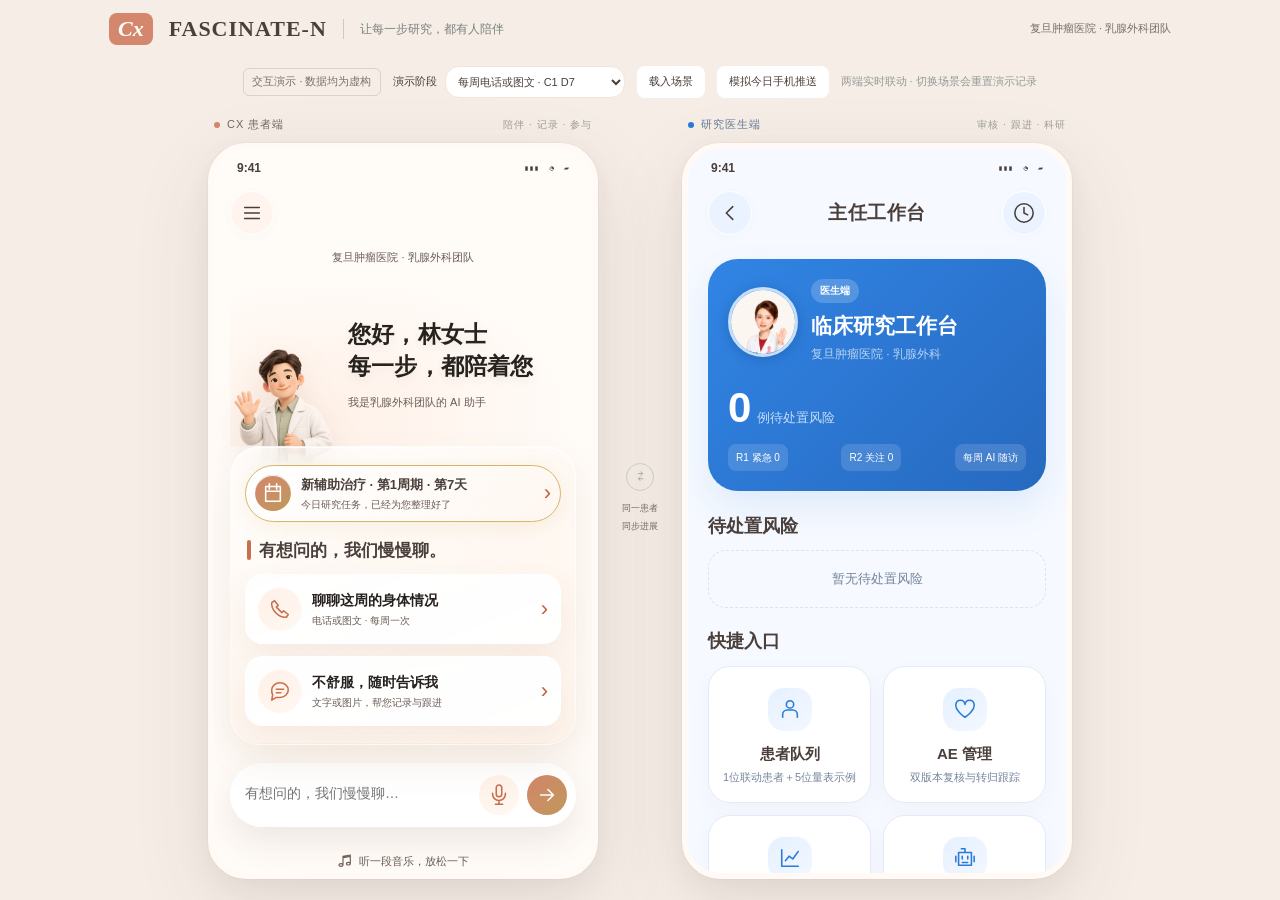
<file: v1.0/index.html>
<!doctype html><html lang="zh-CN"><head><meta charset="utf-8"><meta name="viewport" content="width=device-width,initial-scale=1,viewport-fit=cover"><meta name="theme-color" content="#FFFBF7"><title>FASCINATE-N · 乳腺外科研究医生临床研究陪伴</title><link rel="stylesheet" href="call-experience.css"><link rel="stylesheet" href="app.css"><link rel="stylesheet" href="cx-repository-ui.css"><link rel="stylesheet" href="cx-chemo-reused.css"><link rel="stylesheet" href="trial-v12.css"><link rel="stylesheet" href="trial-v13.css"><link rel="stylesheet" href="trial-v14.css"><link rel="stylesheet" href="trial-v16.css"><link rel="stylesheet" href="trial-v17.css">
<link rel="stylesheet" href="trial-v18.css"><link rel="stylesheet" href="trial-v19.css"><link rel="stylesheet" href="trial-v20.css"><link rel="stylesheet" href="trial-v21.css"><link rel="stylesheet" href="fascinate.css"></head><body><div class="desktop-head"><div><span class="brand-mark">Cx</span><b>FASCINATE-N</b><span class="divider"></span><span>让每一步研究，都有人陪伴</span></div><small>复旦肿瘤医院 · 乳腺外科团队</small></div><div class="demo-toolbar"><span class="demo-chip">交互演示 · 数据均为虚构</span><label>演示阶段<select id="scenario"><option value="start">开始治疗 · 基线量表</option><option value="weekly" selected>每周电话或图文 · C1 D7</option><option value="chatAE">患者聊天主动报告不适</option><option value="ae">腹泻事件 · 双版本医学复核</option><option value="aefollow">AE 后续就医与转归</option><option value="lab">血常规异常 · 双版本医学复核</option><option value="clinic">每月门诊 · 检验检查提醒</option><option value="c3end">C3 结束 · 两份量表</option><option value="c6end">C6 结束 · 治疗结束评估</option></select></label><button data-action="loadScenario">载入场景</button><button data-action="push19">模拟今日手机推送</button><span class="toolbar-note">两端实时联动 · 切换场景会重置演示记录</span></div><div class="mobile-switch"><button data-action="mobile" data-value="patient" class="active">患者端</button><button data-action="mobile" data-value="doctor">医生端</button></div><main class="stage"><section class="device-wrap patient-wrap"><div class="device-label"><i></i> CX 患者端 <span>陪伴 · 记录 · 参与</span></div><article class="phone patient" id="patientPhone" aria-label="患者端"><div class="statusbar"><b>9:41</b><span>▮▮▮　◔　▰</span></div><div class="app-scroll" id="patient"></div><div class="overlay" id="patientModal" hidden></div><div id="voiceLayer" hidden></div></article></section><div class="link-column"><span>⇄</span><small>同一患者<br>同步进展</small></div><section class="device-wrap doctor-wrap"><div class="device-label"><i></i> 研究医生端 <span>审核 · 跟进 · 科研</span></div><article class="phone doctor" id="doctorPhone" aria-label="医生端"><div class="statusbar"><b>9:41</b><span>▮▮▮　◔　▰</span></div><div class="app-scroll" id="doctor"></div><div class="overlay" id="doctorModal" hidden></div></article></section></main><audio id="speechAudio" preload="none" hidden></audio><div class="toast" id="toast" role="status"></div><script src="companion-content.js"></script><script src="self-report-input.js"></script><script src="voice-map.js"></script><script src="fascinate-voice.js"></script><script src="study-rules.js"></script><script src="schedule.js"></script><script src="clinical.js"></script><script src="model.js"></script><script src="app.js"></script></body></html>
</file>
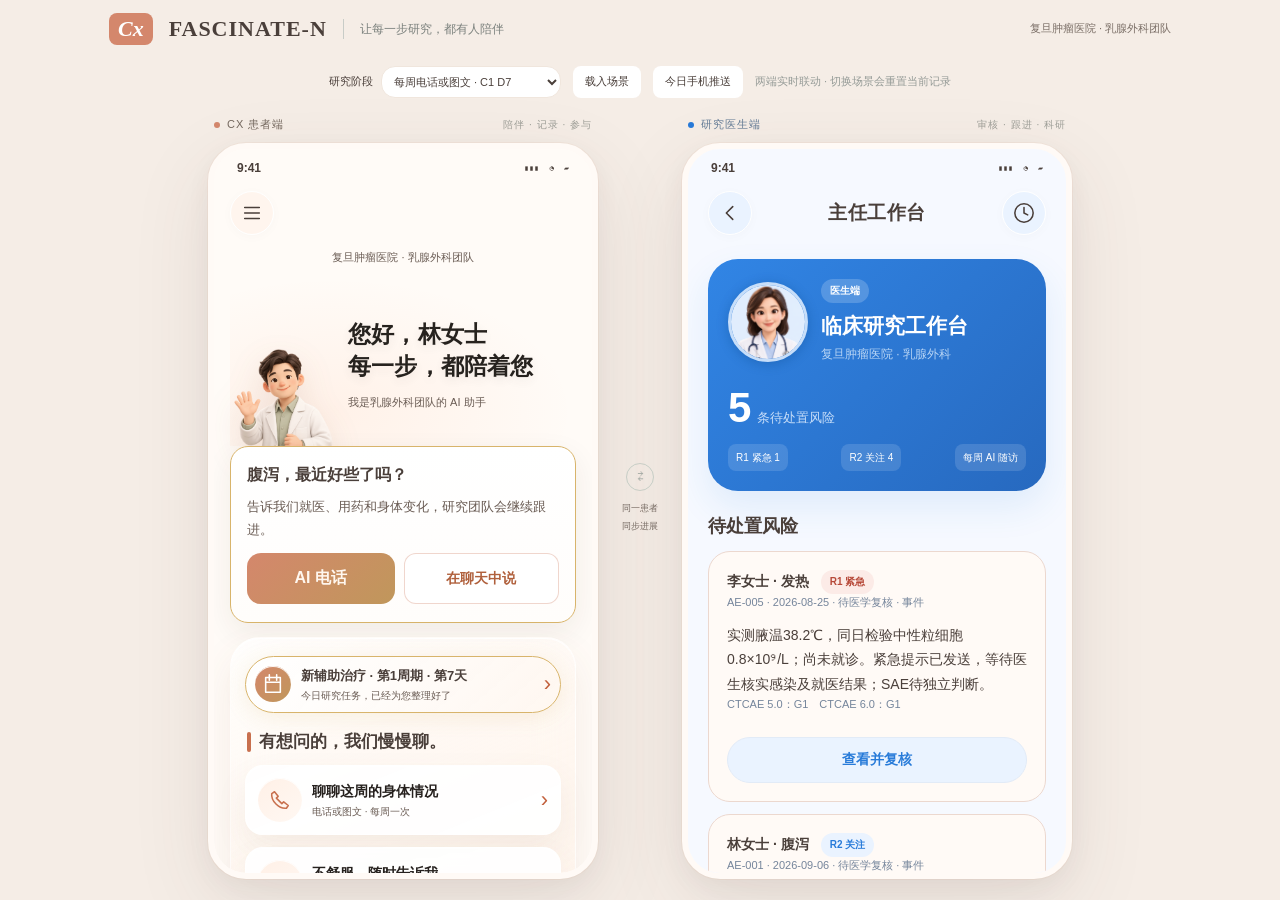
<file: v1.4/index.html>
<!doctype html><html lang="zh-CN"><head><meta charset="utf-8"><meta name="viewport" content="width=device-width,initial-scale=1,viewport-fit=cover"><meta name="theme-color" content="#FFFBF7"><title>FASCINATE-N · 乳腺外科研究医生临床研究陪伴</title><link rel="stylesheet" href="call-experience.css"><link rel="stylesheet" href="app.css"><link rel="stylesheet" href="cx-repository-ui.css"><link rel="stylesheet" href="cx-chemo-reused.css"><link rel="stylesheet" href="trial-v12.css"><link rel="stylesheet" href="trial-v13.css"><link rel="stylesheet" href="trial-v14.css"><link rel="stylesheet" href="trial-v16.css"><link rel="stylesheet" href="trial-v17.css">
<link rel="stylesheet" href="trial-v18.css"><link rel="stylesheet" href="trial-v19.css"><link rel="stylesheet" href="trial-v20.css"><link rel="stylesheet" href="trial-v21.css"><link rel="stylesheet" href="fascinate.css"></head><body><div class="desktop-head"><div><span class="brand-mark">Cx</span><b>FASCINATE-N</b><span class="divider"></span><span>让每一步研究，都有人陪伴</span></div><small>复旦肿瘤医院 · 乳腺外科团队</small></div><div class="demo-toolbar"><label>研究阶段<select id="scenario"><option value="start">开始治疗 · 基线量表</option><option value="weekly" selected>每周电话或图文 · C1 D7</option><option value="chatAE">患者聊天主动报告不适</option><option value="ae">腹泻事件 · 双版本医学复核</option><option value="aefollow">AE 后续就医与转归</option><option value="lab">血常规异常 · 双版本医学复核</option><option value="clinic">每月门诊 · 检验检查提醒</option><option value="c3end">C3 结束 · 两份量表</option><option value="c6end">C6 结束 · 治疗结束评估</option></select></label><button data-action="loadScenario">载入场景</button><button data-action="push19">今日手机推送</button><span class="toolbar-note">两端实时联动 · 切换场景会重置当前记录</span></div><div class="mobile-switch"><button data-action="mobile" data-value="patient" class="active">患者端</button><button data-action="mobile" data-value="doctor">医生端</button></div><main class="stage"><section class="device-wrap patient-wrap"><div class="device-label"><i></i> CX 患者端 <span>陪伴 · 记录 · 参与</span></div><article class="phone patient" id="patientPhone" aria-label="患者端"><div class="statusbar"><b>9:41</b><span>▮▮▮　◔　▰</span></div><div class="app-scroll" id="patient"></div><div class="overlay" id="patientModal" hidden></div><div id="voiceLayer" hidden></div></article></section><div class="link-column"><span>⇄</span><small>同一患者<br>同步进展</small></div><section class="device-wrap doctor-wrap"><div class="device-label"><i></i> 研究医生端 <span>审核 · 跟进 · 科研</span></div><article class="phone doctor" id="doctorPhone" aria-label="医生端"><div class="statusbar"><b>9:41</b><span>▮▮▮　◔　▰</span></div><div class="app-scroll" id="doctor"></div><div class="overlay" id="doctorModal" hidden></div></article></section></main><audio id="speechAudio" preload="none" hidden></audio><div class="toast" id="toast" role="status"></div><script src="companion-content.js"></script><script src="self-report-input.js"></script><script src="voice-map.js"></script><script src="fascinate-voice.js"></script><script src="study-rules.js"></script><script src="schedule.js"></script><script src="clinical.js"></script><script src="model.js"></script><script src="dialogue-voice.js"></script><script src="dialogue.js"></script><script src="app.js"></script></body></html>
</file>
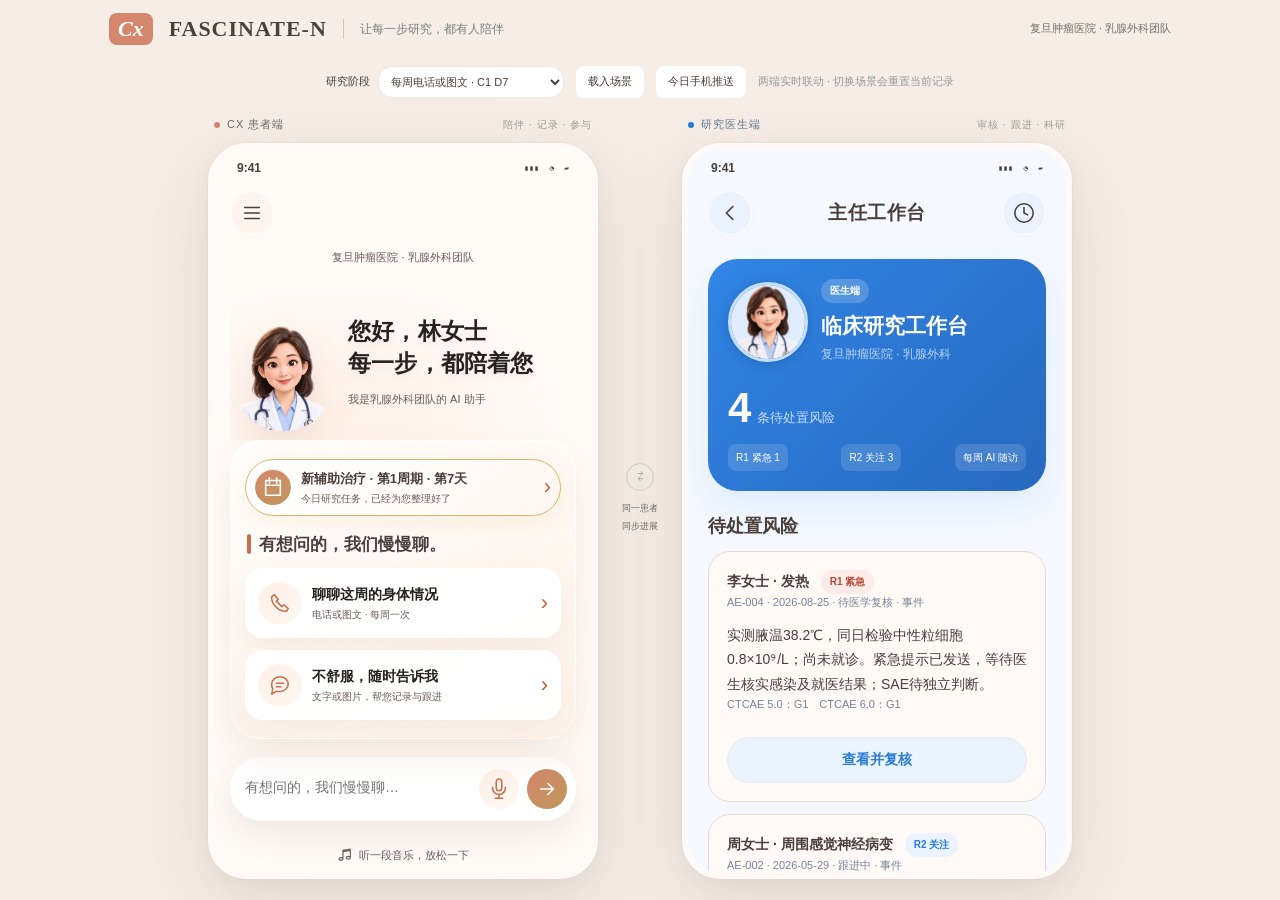
<file: v1.9/index.html>
<!doctype html><html lang="zh-CN"><head><meta charset="utf-8"><meta name="viewport" content="width=device-width,initial-scale=1,viewport-fit=cover"><meta name="theme-color" content="#FFFBF7"><title>v1.9 · FASCINATE-N · 乳腺外科研究医生临床研究陪伴</title><link rel="stylesheet" href="call-experience.css?v=1.9.0"><link rel="stylesheet" href="app.css?v=1.9.0"><link rel="stylesheet" href="cx-repository-ui.css?v=1.9.0"><link rel="stylesheet" href="cx-chemo-reused.css?v=1.9.0"><link rel="stylesheet" href="trial-v12.css?v=1.9.0"><link rel="stylesheet" href="trial-v13.css?v=1.9.0"><link rel="stylesheet" href="trial-v14.css?v=1.9.0"><link rel="stylesheet" href="trial-v16.css?v=1.9.0"><link rel="stylesheet" href="trial-v17.css?v=1.9.0">
<link rel="stylesheet" href="trial-v18.css?v=1.9.0"><link rel="stylesheet" href="trial-v19.css?v=1.9.0"><link rel="stylesheet" href="trial-v20.css?v=1.9.0"><link rel="stylesheet" href="trial-v21.css?v=1.9.0"><link rel="stylesheet" href="fascinate.css?v=1.9.0"></head><body><div class="desktop-head"><div><span class="brand-mark">Cx</span><b>FASCINATE-N</b><span class="divider"></span><span>让每一步研究，都有人陪伴</span></div><small>复旦肿瘤医院 · 乳腺外科团队</small></div><div class="demo-toolbar"><label>研究阶段<select id="scenario"><option value="start">开始治疗 · 基线量表</option><option value="weekly" selected>每周电话或图文 · C1 D7</option><option value="chatAE">患者聊天主动报告不适</option><option value="ae">腹泻事件 · 双版本医学复核</option><option value="aefollow">AE 后续就医与转归 · 上报次日</option><option value="lab">血常规异常 · 双版本医学复核</option><option value="clinic">每月门诊 · 检验检查提醒</option><option value="c3end">C3 结束 · 两份量表</option><option value="c6end">C6 结束 · 治疗结束评估</option></select></label><button data-action="loadScenario">载入场景</button><button data-action="push19">今日手机推送</button><span class="toolbar-note">两端实时联动 · 切换场景会重置当前记录</span></div><div class="mobile-switch"><button data-action="mobile" data-value="patient" class="active">患者端</button><button data-action="mobile" data-value="doctor">医生端</button></div><main class="stage"><section class="device-wrap patient-wrap"><div class="device-label"><i></i> CX 患者端 <span>陪伴 · 记录 · 参与</span></div><article class="phone patient" id="patientPhone" aria-label="患者端"><div class="statusbar"><b>9:41</b><span>▮▮▮　◔　▰</span></div><div class="app-scroll" id="patient"></div><div class="overlay" id="patientModal" hidden></div><div id="voiceLayer" hidden></div></article></section><div class="link-column"><span>⇄</span><small>同一患者<br>同步进展</small></div><section class="device-wrap doctor-wrap"><div class="device-label"><i></i> 研究医生端 <span>审核 · 跟进 · 科研</span></div><article class="phone doctor" id="doctorPhone" aria-label="医生端"><div class="statusbar"><b>9:41</b><span>▮▮▮　◔　▰</span></div><div class="app-scroll" id="doctor"></div><div class="overlay" id="doctorModal" hidden></div></article></section></main><audio id="speechAudio" preload="none" hidden></audio><div class="toast" id="toast" role="status"></div><script src="companion-content.js?v=1.9.0"></script><script src="self-report-input.js?v=1.9.0"></script><script src="voice-map.js?v=1.9.0"></script><script src="fascinate-voice.js?v=1.9.0"></script><script src="study-rules.js?v=1.9.0"></script><script src="schedule.js?v=1.9.0"></script><script src="clinical.js?v=1.9.0"></script><script src="model.js?v=1.9.0"></script><script src="dialogue-voice.js?v=1.9.0"></script><script src="dialogue.js?v=1.9.0"></script><script src="live-call-voice.js?v=1.9.0"></script><script src="live-call.js?v=1.9.0"></script><script src="assessment.js?v=1.9.0"></script><script src="report-evidence.js?v=1.9.0"></script><script src="app.js?v=1.9.0"></script></body></html>
</file>
<file: v1.0/call-experience.css>
/* User reference composition: warm ivory, portrait halo, fluid wave, quiet controls. */
#voiceLayer .call-screen{position:absolute;inset:0;max-height:none;height:100%;width:100%;border:0;border-radius:0;padding:0;display:flex;flex-direction:column;overflow:hidden;background:radial-gradient(ellipse at 70% 52%,#f8ddc5a8 0,transparent 44%),radial-gradient(ellipse at 12% 24%,#fdf6ec 0,transparent 47%),#fcf6ef;box-shadow:none;color:#423731;font-family:"PingFang SC","Microsoft YaHei",sans-serif}
#voiceLayer.minimized{visibility:hidden;pointer-events:none}.call-top{display:flex;justify-content:space-between;align-items:flex-start;padding:calc(12px + env(safe-area-inset-top)) 18px 0;flex:0 0 76px}.call-top time{padding-top:39px;font-size:14px;color:#8b847e;font-variant-numeric:tabular-nums}.call-control{border:0;background:none;color:#77655c;padding:0;display:flex;flex-direction:column;align-items:center;gap:7px;min-width:48px;font-size:12px}.control-orb{width:48px;height:48px;border-radius:50%;background:#fffdfbcc;display:grid;place-items:center;box-shadow:0 2px 15px #bc805908}.control-orb svg{width:23px;height:23px}.call-top .control-orb{width:38px;height:38px}.call-top .call-control{font-size:11px;min-width:48px;min-height:56px}.call-top svg{width:19px;height:19px}.call-identity{flex:0 0 auto;text-align:center;padding:14px 0 0;z-index:1}.portrait-halo{position:relative;display:grid;place-items:center;width:168px;height:168px;margin:0 auto 17px;border:1px solid #fffaf1;border-radius:50%;background:#f8e1d1;box-shadow:0 0 0 13px #f9e7d999,0 0 0 26px #fbece26b}.portrait-halo:after{content:"";position:absolute;inset:13px;border:1px solid #fff9ed;border-radius:50%;pointer-events:none}#voiceLayer .voice-avatar{width:142px;height:152px;margin:0;object-fit:cover;object-position:center 5%;border:0;border-radius:50%;background:transparent;box-shadow:none}.call-identity h2{font:700 20px/1.4 "PingFang SC",sans-serif;margin:0 0 6px;letter-spacing:.2px}.call-identity p{margin:0;color:#978c82;font-size:14px}.call-wave{height:128px;flex:0 0 128px;width:100%;margin:2px 0 -5px;overflow:hidden}.call-wave svg{width:200%;height:100%;margin-left:-50%;overflow:visible}.wave-flow{animation:waveDrift 6s linear infinite;transform-origin:center}.wave-back{animation:waveDrift 9s linear infinite reverse}.call-wave svg>path{opacity:.8}.call-content{flex:1;min-height:0;overflow-y:auto;padding:0 24px 8px;scrollbar-width:none;z-index:1}#voiceLayer .call-question-card{width:100%;max-width:300px;margin:0 auto;padding:18px 20px 12px;border-radius:22px;background:#fffcf8e6;box-shadow:0 7px 28px #b77f5210;text-align:left}#voiceLayer .voice-title{font:500 11px/1.5 "PingFang SC",sans-serif;color:#ac9382;margin:0 0 6px}#voiceLayer .voice-q{display:block!important;font-size:15px;line-height:1.65;margin:0;padding:0;background:none;border:0;color:#554940;min-height:0;text-align:left}.listening-dots{display:flex;gap:5px;justify-content:center;margin:12px 0 0}.listening-dots i{width:5px;height:5px;border-radius:50%;background:#e6a27c;animation:dotPulse 1.5s ease-in-out infinite}.listening-dots i:nth-child(2){animation-delay:.2s}.listening-dots i:nth-child(3){animation-delay:.4s}#voiceLayer .transcript{min-height:0;margin:10px 0 0;background:none;padding:0;border:0;color:#8e7e73;font-size:12px;line-height:1.5;text-align:center}#voiceLayer .voice-status{font-size:11px;line-height:1.5;margin:5px 0 0;color:#ab9787;text-align:center}#voiceLayer .voice-input{margin:10px 0 0;display:flex;gap:6px;background:#fffaf5;border:1px solid #efddd0;border-radius:14px;padding:5px}#voiceLayer .voice-input[hidden]{display:none}#voiceLayer .voice-input input{min-width:0;flex:1;padding:10px 7px;background:none;border:0;font-size:14px;outline:none}#voiceLayer .voice-input button{border:0;border-radius:10px;color:#fff;background:#ce8268;min-width:48px;font-size:13px}#voiceDemoAnswer{font-size:12px;margin:8px auto;padding:8px;min-height:36px}#voiceListen{margin:6px auto}.call-controls{flex:0 0 auto;display:flex;align-items:center;justify-content:space-between;padding:14px 17px calc(21px + env(safe-area-inset-bottom));gap:4px;z-index:3}#voiceHang .control-orb{background:#ee7355;color:#fff;width:66px;height:66px;box-shadow:0 7px 22px #e9906528}#voiceHang .control-label{color:#dc7459}#voiceHang{color:inherit;background:none;min-width:66px;border:0;border-radius:0}#voiceHang svg{width:29px;height:29px}.call-control[aria-pressed=true] .control-orb{box-shadow:0 0 0 1px #e9c4b044}.call-control:focus-visible,.call-camera button:focus-visible{outline:2px solid #ad6e50;outline-offset:3px}.is-paused .wave-flow,.is-paused .listening-dots i{animation-play-state:paused}.call-popover{position:absolute;z-index:7;right:16px;bottom:120px;min-width:180px;padding:6px;background:#fffaf5;border:1px solid #eeddd0;border-radius:16px;box-shadow:0 10px 40px #8e684b22}.call-popover button{display:block;width:100%;background:none;border:0;text-align:left;padding:14px;font-size:14px;color:#6c5446}.call-notes-panel{position:absolute;inset:90px 16px 120px;z-index:9;background:#fffaf5;border:1px solid #efddcf;border-radius:22px;padding:18px;overflow:auto;box-shadow:0 10px 90px #76544144}.call-panel-head{display:flex;justify-content:space-between;align-items:center}.call-panel-head h3{font-size:18px;margin:0}.call-panel-head button{width:44px;height:44px;background:none;border:0;font-size:28px;color:#856a57}.call-note-caption{font-size:12px;color:#978373;line-height:1.6}.call-restore{position:absolute;z-index:35;top:12px;right:12px;border:1px solid #efd1c1;background:#fff4e8;color:#a26950;border-radius:22px;min-height:44px;padding:10px 16px;box-shadow:0 4px 18px #7b5b3222}.call-camera{position:absolute;z-index:5;inset:82px 15px 116px;padding:16px;border-radius:24px;color:#fffbf5;background:#302c29;box-shadow:0 12px 55px #70503244;display:flex;flex-direction:column;overflow:auto}.camera-header{display:flex;align-items:center;gap:7px;font-size:11px;color:#dfd5cb}.camera-header span:last-child{margin-left:auto;padding:4px 7px;border-radius:20px;background:#ffffff13}.camera-call-dot{width:6px;height:6px;border-radius:50%;background:#a8c5a0}.call-camera h3{font:600 21px/1.3 "PingFang SC",sans-serif;margin:18px 0 7px}.call-camera>p{font-size:12px;color:#d7cbbf;margin:0 0 14px;line-height:1.5}.camera-view{position:relative;flex:1;min-height:150px;max-height:380px;overflow:hidden;display:grid;place-items:center;border-radius:16px;background:radial-gradient(ellipse at 50% 50%,#caae99,#857766);border:1px solid #ffffff20}.viewfinder{position:absolute;inset:17px;z-index:2;border:1px solid #fff9;border-radius:10px;box-shadow:0 0 0 30px #0002}.camera-view.captured .viewfinder{border-color:#d5e5ba}.camera-demo-label{position:absolute;bottom:6px;left:0;right:0;text-align:center;z-index:3;font-size:10px;color:#fff9}.mock-rash{width:72%;height:135%;transform:rotate(23deg);border-radius:100%;background:linear-gradient(90deg,#d5aa8c,#efcbb0 42%,#d3a384);position:relative;filter:blur(.5px)}.mock-rash i{position:absolute;width:17px;height:12px;border-radius:50%;background:#ba71575c;box-shadow:0 0 5px #b9674855;left:43%;top:42%}.mock-rash i:nth-child(2){left:56%;top:46%;width:12px}.mock-rash i:nth-child(3){left:41%;top:53%;width:9px}.mock-rash i:nth-child(4){left:60%;top:55%;width:13px}.mock-rash i:nth-child(5){left:53%;top:39%;width:8px}.mock-rash i:nth-child(6){left:49%;top:61%;width:8px}.mock-report{display:none;width:75%;height:82%;padding:24px 13px;background:#fffdf5;color:#77716a;box-shadow:0 8px 28px #0003;transform:rotate(-4deg);font-size:10px}.mock-report b{display:block;text-align:center;font-size:14px}.mock-report small{display:block;text-align:center;margin:9px 0;font-size:8px;color:#ba8975}.report-lines{height:22px;background:repeating-linear-gradient(0deg,transparent 0,transparent 10px,#c5c2b7 10px,#c5c2b7 11px);opacity:.6;margin:6px 0}.camera-view[data-kind=blood] .mock-rash{display:none}.camera-view[data-kind=blood] .mock-report{display:block}#cameraFeedback{font-size:14px;line-height:1.6;min-height:28px;margin:12px 0 0;color:#f7d1af}.camera-actions{display:flex;align-items:center;justify-content:space-around;gap:10px;padding-top:10px;min-height:70px}.camera-actions button{min-height:44px;border:0;background:none;color:#fff4e7;font-size:13px}.camera-actions .primary{padding:12px 20px;background:#cf896d;border-radius:12px}.camera-actions #cameraShutter{padding:5px;border:2px solid #fffcf5;border-radius:50%;width:64px;height:64px}.camera-actions #cameraShutter span{display:block;width:100%;height:100%;background:#fff9ee;border-radius:50%}.call-camera[hidden],.call-notes-panel[hidden],.call-popover[hidden],.call-restore[hidden],.camera-actions button[hidden]{display:none!important}
@keyframes waveDrift{from{transform:translateX(0) scaleY(.85)}50%{transform:translateX(-100px) scaleY(1.16)}to{transform:translateX(-200px) scaleY(.85)}}@keyframes dotPulse{0%,80%,100%{opacity:.4;transform:scale(.8)}40%{opacity:1;transform:scale(1.15)}}
@media(max-height:730px){.call-top{flex-basis:62px;padding-top:8px}.call-top time{padding-top:25px}.call-identity{padding-top:10px}.portrait-halo{width:130px;height:130px;margin-bottom:13px;box-shadow:0 0 0 10px #f9e7d999,0 0 0 20px #fbece26b}#voiceLayer .voice-avatar{width:116px;height:120px}.call-identity h2{font-size:19px}.call-wave{height:103px;flex-basis:103px}.call-controls{padding:10px 16px calc(12px + env(safe-area-inset-bottom))}.control-orb{width:44px;height:44px}#voiceHang .control-orb{width:60px;height:60px}.call-camera{inset:68px 12px 103px}.call-camera h3{margin-top:12px}#voiceLayer .call-question-card{padding:12px 17px 10px}.call-content{padding-left:20px;padding-right:20px}}
@media(prefers-reduced-motion:reduce){.wave-flow,.listening-dots i{animation:none!important}}
#voiceLayer .call-screen:before{display:none;content:none}#voiceLayer #voiceHang{width:66px;min-height:0;background:none;border:0;border-radius:0;font-size:12px;font-weight:400;flex-shrink:0}#voiceLayer #voiceProgress{display:none!important}.call-controls .control-label{white-space:nowrap;font-size:11px}#voiceLayer .voice-input input{min-height:38px}
#voiceLayer .voice-title{display:none}#summaryLayer .sumrow:has(b:first-child){align-items:flex-start}#summaryLayer .sumrow span{white-space:pre-line}#summaryLayer .sumrow:first-child,#summaryLayer .sumrow:nth-child(2){background:#fff6eb;border-radius:12px;margin-bottom:8px}
#summaryLayer .sumrow:first-child,#summaryLayer .sumrow:nth-child(2){display:flex;flex-direction:column;gap:7px;padding:14px}#summaryLayer .sumrow:first-child b,#summaryLayer .sumrow:nth-child(2) b{flex-basis:auto;width:auto;color:#9d664d;font-size:14px}#summaryLayer .sumrow:first-child span,#summaryLayer .sumrow:nth-child(2) span{line-height:1.75}.summary-actions{position:sticky;bottom:-20px;padding:12px 0 5px;background:#fffdf9}
/* The full treatment guide is a quiet footer link, after all task and contact content. */
#special .journey-footer{display:flex;justify-content:center;margin:20px 0 0;padding:4px 0 0}#special .journey-text-link{display:inline-flex;align-items:center;justify-content:center;gap:8px;min-height:44px;padding:10px 6px;border:0;background:none;box-shadow:none;color:#a08d7e;font-size:12px;font-weight:400;line-height:1.5;white-space:nowrap}#special .journey-text-link span{font-size:19px;font-weight:300}#special .journey-text-link:hover{color:#a4674e}#special .journey-text-link:focus-visible{outline:1px solid #c69073;outline-offset:2px;border-radius:6px}

/* Assistant dialogue remains available to playback logic, but is never shown as call captions. */
#voiceLayer .call-question-card{display:none!important}
</file>
<file: v1.0/app.css>
:root{--paper:#f5f0e8;--card:#fffdf9;--accent:#cc5c3a;--soft:#f8e5dc;--ink:#2c2c2a;--muted:#918a80;--line:#e8e3d9;--green:#43866d;--red:#bf4c40;--serif:"Noto Serif SC","Source Han Serif SC",Georgia,serif;--sans:"PingFang SC","Microsoft YaHei",sans-serif}*{box-sizing:border-box}body{margin:0;background:#e9e9e5;color:var(--ink);font:14px/1.55 var(--sans);height:100dvh;overflow:hidden}button,input,textarea,select{font:inherit}button,a,input,select,textarea{-webkit-tap-highlight-color:transparent}button{cursor:pointer;color:inherit;border:0;background:none;min-height:44px}button:disabled{cursor:not-allowed;opacity:.48}button:focus-visible,a:focus-visible{outline:2px solid var(--accent);outline-offset:2px}svg{height:22px;width:22px;fill:none;stroke:currentColor;stroke-width:1.7;stroke-linecap:round;stroke-linejoin:round;flex-shrink:0}a{color:var(--accent)}h1,h2,h3,p{margin:0}h1{font:700 23px/1.4 var(--serif)}h2{font:700 20px/1.4 var(--serif)}h3{font-size:16px;margin-bottom:8px}p{line-height:1.75}small{font-size:11px;color:var(--muted)}.desktop-head{height:58px;max-width:1110px;margin:auto;display:flex;align-items:center;justify-content:space-between;padding:0 24px}.desktop-head>div{display:flex;align-items:center;gap:16px}.desktop-head b{font:700 22px Georgia;letter-spacing:1px}.brand-mark{background:var(--accent);color:white;padding:3px 9px;border-radius:8px;font:italic 700 22px Georgia}.divider{height:20px;width:1px;background:#c8ccc7}.desktop-head>div>span:last-child{font-size:12px;color:#7b817d}.demo-toolbar{display:flex;gap:12px;align-items:center;justify-content:center;min-height:48px;font-size:11px}.demo-toolbar label{display:flex;align-items:center;gap:8px}.demo-toolbar select{width:auto;padding:5px 8px;min-height:32px;font-size:11px;background:white}.demo-toolbar button{border-radius:8px;background:#fff;padding:5px 12px;min-height:32px;font-size:11px}.demo-chip{color:#7b7267;border:1px solid #d5d4ca;padding:4px 8px;border-radius:6px}.toolbar-note{color:#959b97}.stage{display:flex;justify-content:center;align-items:flex-start;gap:24px;height:calc(100dvh - 106px);padding:10px 16px 18px}.device-wrap{width:390px;flex-shrink:0}.device-label{display:flex;align-items:center;gap:7px;font-size:11px;letter-spacing:1px;padding:0 6px 10px;color:#74685e}.device-label span{margin-left:auto;color:#9e9f98;font-size:10px}.device-label i{width:6px;height:6px;border-radius:50%;background:var(--accent)}.doctor-wrap .device-label{color:#657d97}.doctor-wrap .device-label i{background:#287ad8}.phone{height:min(844px,calc(100dvh - 164px));width:390px;border:6px solid #fbfaf7;border-radius:38px;background:var(--paper);box-shadow:0 22px 50px #4e58441a,0 0 0 1px #cfcec5;position:relative;display:flex;flex-direction:column;overflow:hidden}.statusbar{height:32px;flex-shrink:0;display:flex;align-items:center;justify-content:space-between;padding:7px 23px 0;font-size:11px}.statusbar b{font-size:12px}.statusbar span{font-size:10px}.app-scroll{flex:1;min-height:0;overflow:auto;padding:0 16px 24px;scrollbar-width:none}.app-scroll::-webkit-scrollbar{display:none}.app-head{display:flex;align-items:center;justify-content:space-between;gap:8px;margin:4px 0 18px;min-height:44px}.app-head h1{font-size:21px;text-align:center;flex:1}.app-head .icon-btn{width:40px;flex-shrink:0}.icon-btn{display:inline-grid;place-items:center;min-width:40px;border-radius:50%}.app-head .text-btn{font-size:12px;white-space:nowrap;color:var(--accent)}.brandline{display:flex;align-items:center;gap:8px}.brandline b{font:700 23px Georgia;color:var(--accent)}.brandline span{font-size:11px;letter-spacing:1px;color:#7e7468}.avatar-mini{width:33px;height:33px;border-radius:50%;background:#eedccb;object-fit:cover;object-position:50% 9%;border:2px solid #fff}.patient-hero{position:relative;min-height:184px;padding:16px 0 18px;margin-top:0;background:radial-gradient(ellipse at 74% 47%,#f1decb 0,transparent 65%)}.patient-hero .eyebrow{font-size:11px;color:#a38570;margin-bottom:10px}.patient-hero h1{font-size:25px;line-height:1.5;position:relative;z-index:1;letter-spacing:1px}.patient-hero p{font-size:12px;color:#8b7b6a;margin-top:10px;max-width:185px}.patient-hero img{position:absolute;height:203px;right:-10px;bottom:-8px;max-width:160px;object-fit:contain;object-position:bottom}.pill{display:inline-flex;align-items:center;gap:4px;border-radius:6px;padding:3px 7px;font-size:10px;background:var(--soft);color:var(--accent);font-weight:600}.pill.green{background:#e7f1ea;color:#47836c}.pill.red{background:#fcebe7;color:#b74939}.pill.gray{background:#eeede9;color:#918d83}.card{border:1px solid var(--line);background:var(--card);border-radius:16px;padding:16px;margin-bottom:12px;box-shadow:0 3px 8px #70513804}.card strong{display:block}.card p{font-size:12px;color:#847c72;margin-top:5px}.card h2{margin-bottom:6px}.card-row{display:flex;align-items:center;gap:12px}.card-row>div{min-width:0;flex:1}.card-row>svg{color:var(--accent)}.chevron{color:#c7b8a9;font-size:22px;font-weight:300}.click-card{width:100%;text-align:left;display:block}.section-title{display:flex;justify-content:space-between;align-items:center;margin:21px 0 11px}.section-title h2{font-size:18px}.section-title button{font-size:11px;color:var(--muted);min-height:30px}.study-card{position:relative;border-color:#e6c6b4;padding:18px;background:linear-gradient(115deg,#fff8ef,#f7e5d6)}.study-card .tag{letter-spacing:2px;font:10px Georgia;color:#b1856e}.study-card h2{font-size:20px;margin:9px 0}.study-card p{max-width:260px;margin-bottom:14px}.primary,.secondary,.danger{padding:11px 16px;border-radius:11px;font-size:13px;font-weight:600;min-height:44px}.primary{background:var(--accent);color:#fff}.secondary{border:1px solid var(--line);background:var(--card);color:var(--accent)}.danger{background:#fae5df;color:#b44a36}.wide{width:100%;margin-top:12px}.action-row{display:flex;gap:9px;flex-wrap:wrap;margin-top:12px}.action-row>*{flex:1;min-width:90px}.mini-grid{display:grid;grid-template-columns:repeat(3,1fr);gap:8px}.mini-grid button{padding:12px 5px;border-radius:13px;background:var(--card);border:1px solid var(--line);display:flex;flex-direction:column;align-items:center;gap:7px;font-size:11px}.mini-grid svg{color:var(--accent)}.call-banner{padding:14px;border:1px solid #e9d0be;background:#f9e9dc;border-radius:15px;display:flex;align-items:center;gap:10px;width:100%;text-align:left}.call-banner .orb{background:#fff7ed;color:var(--accent)}.call-banner b{font-size:13px;display:block}.call-banner small{font-size:10px}.orb{height:44px;width:44px;display:grid;place-items:center;border-radius:14px;background:var(--soft);color:var(--accent);flex-shrink:0}.task-row{display:flex;width:100%;align-items:center;gap:11px;text-align:left;padding:14px 0;border-bottom:1px solid var(--line)}.task-row:last-child{border:0}.task-row .task-text{flex:1;min-width:0}.task-row b{display:block;font-size:13px}.task-row small{display:block;font-size:10px;margin-top:3px}.task-dot{width:26px;height:26px;border:1.5px solid #d8cfc3;border-radius:50%;display:grid;place-items:center;color:#47836c;flex-shrink:0}.task-dot.done{background:#e7f1ea;border-color:#9bc2a8}.task-dot svg{width:16px}.subtle{font-size:11px;color:var(--muted);line-height:1.6}.hint{padding:12px;border-radius:12px;background:var(--soft);color:var(--accent);font-size:11px;line-height:1.6;margin-bottom:12px}.hint.neutral{background:#eeede7;color:#817e73}.hint.urgent{background:#fce8e1;color:#ad4533}.app-scroll>p.intro{font-size:12px;color:var(--muted);margin-bottom:16px}.phone nav{height:65px;flex-shrink:0;border-top:1px solid var(--line);background:#faf7f2ed;display:flex;align-items:center;justify-content:space-around;padding-bottom:8px}.phone nav button{font-size:10px;color:#a2988b;display:flex;flex-direction:column;align-items:center;gap:3px;width:25%}.phone nav button.active{color:var(--accent)}.phone nav svg{height:20px}.progress{height:5px;background:#eee4d8;border-radius:9px;margin:12px 0;overflow:hidden}.progress i{height:100%;display:block;background:var(--accent);border-radius:9px}.stats{display:flex;gap:8px;margin:14px 0}.stats>div{flex:1;background:var(--card);padding:12px 7px;text-align:center;border:1px solid var(--line);border-radius:13px}.stats b{display:block;font:700 23px Georgia;color:var(--accent)}.stats small{font-size:10px}.timeline{padding:8px 0}.timeline-item{position:relative;padding:0 0 22px 30px;border-left:1px solid #ddd9cf;margin-left:11px}.timeline-item:before{content:'';position:absolute;left:-5px;top:4px;width:9px;height:9px;background:#dedacf;border-radius:50%;border:2px solid var(--paper)}.timeline-item.current:before{background:var(--accent);box-shadow:0 0 0 4px var(--soft)}.timeline-item.done:before{background:var(--green)}.timeline-item:last-child{border:0}.timeline-item b{font-size:13px}.timeline-item small{display:block;margin-top:5px}.timeline-item .pill{margin-top:7px}.timeline-item button{display:block;color:var(--accent);font-size:11px;min-height:30px}.form-group{display:block;margin-bottom:14px;font-size:12px;font-weight:600}.form-group>input,.form-group>select,.form-group>textarea{margin-top:7px}input:not([type=checkbox]):not([type=radio]),textarea,select{width:100%;border:1px solid var(--line);border-radius:10px;background:var(--card);padding:11px;color:var(--ink);min-height:44px;font-weight:400;outline:0}input:focus,textarea:focus,select:focus{border-color:var(--accent)}textarea{min-height:86px;resize:vertical}input[type=checkbox],input[type=radio]{accent-color:var(--accent);width:18px;height:18px;flex-shrink:0}.check{display:flex;align-items:flex-start;gap:9px;min-height:44px;padding:9px 0;font-size:12px}.check input{margin-top:3px}.form-grid{display:grid;grid-template-columns:1fr 1fr;gap:10px}.form-grid .form-group{margin-bottom:4px}.row-label{display:flex;justify-content:space-between;gap:12px;padding:10px 0;border-bottom:1px solid var(--line);font-size:12px}.row-label:last-child{border:0}.row-label>span{color:var(--muted)}.row-label b{max-width:66%;font-size:12px;text-align:right;white-space:pre-wrap}.upload-box{border:1.5px dashed #d8c7b8;padding:22px 10px;border-radius:15px;text-align:center;margin-bottom:12px;background:#fffaf3}.upload-box svg{width:30px;height:30px;color:var(--accent)}.upload-box label{display:block;margin-top:10px}.upload-box input{font-size:11px;max-width:100%}.document{background:white;border:1px solid #e1e1db;padding:18px 14px;margin:12px 0;box-shadow:0 4px 14px #4441;font-size:12px}.document h3{text-align:center;font-size:15px;border-bottom:2px solid #777;padding-bottom:12px}.document p{white-space:pre-wrap;font-size:12px;color:#555}.document .watermark{color:#cd7766;text-align:center;font-size:10px;letter-spacing:2px;margin-bottom:12px}.document img{max-width:100%;height:auto}.overlay{position:absolute;inset:32px 0 0;z-index:25;display:flex;align-items:flex-end;background:#463b3044;backdrop-filter:blur(3px)}.overlay[hidden],#voiceLayer[hidden]{display:none!important}.sheet{width:100%;max-height:96%;overflow:auto;background:var(--paper);border-radius:24px 24px 0 0;padding:16px 18px 28px;box-shadow:0 -10px 50px #3332}.sheet-head{display:flex;align-items:center;justify-content:space-between;margin-bottom:16px;gap:10px}.sheet-head h2{font-size:19px}.sheet-head button{font-size:25px;color:var(--muted);width:44px;flex-shrink:0}.sheet .primary{margin-top:12px}.sheet audio{width:100%;height:44px;margin-top:16px}.doctor{--paper:#f4f6fc;--card:#fff;--accent:#287bd9;--soft:#e7f1ff;--ink:#273343;--muted:#99a5b4;--line:#e3e9f3;--serif:var(--sans);border-color:#fbfcff}.doctor nav{background:#fbfcff}.doctor .app-head h1{font-size:21px;letter-spacing:.5px}.doctor-hero{border-radius:23px;padding:19px;background:linear-gradient(130deg,#3488eb,#2267c4);box-shadow:0 12px 24px #2d77ca22;color:white;margin-bottom:23px}.doctor-hero .identity{display:flex;gap:13px;align-items:center}.doctor-hero img{height:80px;width:80px;border:3px solid #c7def9;border-radius:50%;object-fit:cover;object-position:50% 19%;box-shadow:0 2px 12px #09458455}.doctor-hero h2{font:700 22px/1.5 var(--sans);margin-top:7px}.doctor-hero .pill{background:#ffffff30;color:white}.doctor-hero p{color:#b8d5f5;font-size:12px;margin-top:3px}.hero-count{display:flex;align-items:baseline;gap:6px;margin-top:16px}.hero-count b{font:700 42px/1.3 var(--sans)}.hero-count span{color:#c5dcf8;font-size:13px}.hero-bottom{display:flex;justify-content:space-between;align-items:center;margin-top:8px;gap:5px}.hero-bottom span{padding:6px 8px;background:#ffffff22;border-radius:8px;font-size:10px}.quick-grid{display:grid;grid-template-columns:1fr 1fr;gap:12px}.quick-grid button{position:relative;background:white;padding:20px 12px 17px;border-radius:21px;border:1px solid #f0f3f9;box-shadow:0 5px 16px #7294c20c;display:flex;align-items:center;flex-direction:column;text-align:center}.quick-grid .orb{margin-bottom:11px}.quick-grid strong{font-size:15px}.quick-grid small{font-size:11px;margin-top:4px}.badge{position:absolute;top:10px;right:12px;border-radius:99px;background:#dc7c50;color:white;font-size:11px;padding:2px 7px}.pending{background:#fdf3e9;border-color:#fdf3e9;color:#9e693e;padding:14px}.pending p{color:#b39779}.risk-card{border-color:#f3d5cb;background:#fffaf6}.risk-card .orb{background:#fceadf;color:#d17446}.empty{border:1px dashed #dce3ed;padding:18px;text-align:center;color:var(--muted);border-radius:18px;font-size:13px}.tabs{display:flex;gap:8px;overflow:auto;scrollbar-width:none;margin:12px 0 20px;white-space:nowrap}.tabs button{border-radius:99px;background:var(--card);color:var(--muted);padding:9px 14px;font-size:12px;border:1px solid var(--line)}.tabs button.active{background:var(--accent);color:white;border-color:var(--accent)}.search{position:relative;margin:14px 0}.search input{padding-left:38px!important;background:white!important;border-radius:12px!important;box-shadow:0 1px 5px #263e5622}.search svg{position:absolute;top:12px;left:12px;color:#91a0b3}.selectbar{display:flex;align-items:center;justify-content:space-between;background:var(--soft);padding:5px 10px;border-radius:12px;font-size:11px;color:var(--muted);margin-bottom:15px}.selectbar button{color:var(--accent);font-size:11px}.patient-row{border-radius:21px;padding:18px 14px}.patient-row .details{display:flex;align-items:center;gap:10px}.patient-row h3{margin:0;font-size:17px}.patient-row .meta{font-size:12px;color:#8995a6;margin:5px 0}.patient-row .mini-id{font-size:10px;color:#9aa6b3;display:block}.patient-row .chat-pill{padding:8px 11px;color:var(--accent);background:var(--soft);border-radius:99px;font-size:11px;margin-left:auto;white-space:nowrap}.patient-row .stage-strip{margin-top:15px;border-radius:10px;background:#faf1e8;padding:9px 11px;display:flex;align-items:center;justify-content:space-between;font-size:12px;color:#b27d50;width:100%;text-align:left}.chart{padding:9px 0}.chart svg{width:100%;height:155px;stroke:none;overflow:visible}.chart text{font-family:var(--sans);font-size:10px;fill:#9aa7b7}.chart .line{fill:none;stroke:var(--accent);stroke-width:2.5}.chart circle{fill:var(--accent);stroke:white;stroke-width:2}.chart .grid{stroke:#e9edf4;stroke-width:1}.chart .area{fill:#287bd911}.legend{display:flex;gap:12px;color:var(--muted);font-size:10px}.legend i{width:7px;height:7px;border-radius:50%;background:var(--accent);display:inline-block;margin-right:4px}.bar-row{display:flex;gap:10px;align-items:center;font-size:11px;margin:12px 0}.bar-row>span{width:40px}.bar-row .progress{flex:1;margin:0;background:#eaf0f7;height:9px}.bar-row>b{font-size:11px;width:62px;text-align:right}.audit{border-left:2px solid var(--line);padding-left:13px;margin:15px 0}.audit b{font-size:12px}.audit p{font-size:11px;color:var(--muted)}.chat-stream{display:flex;flex-direction:column;gap:14px;margin:15px 0 24px}.bubble{border-radius:15px 15px 15px 3px;background:var(--card);border:1px solid var(--line);padding:12px 14px;font-size:13px;max-width:91%}.bubble.mine{align-self:flex-end;background:var(--soft);border-radius:15px 15px 3px 15px}.bubble small{display:block;margin-top:6px}.composer{display:flex;gap:7px;padding:10px;background:var(--card);border:1px solid var(--line);border-radius:16px}.composer textarea{min-height:44px;height:44px;resize:vertical;border:0;padding:10px 5px;font-size:12px}.composer button{flex-shrink:0;color:var(--accent)}.scale-options{display:grid;grid-template-columns:repeat(4,1fr);gap:6px;margin-top:10px}.scale-options label{background:var(--card);border:1px solid var(--line);border-radius:9px;padding:10px 2px;font-size:10px;display:flex;flex-direction:column;align-items:center;gap:5px}.scale-question{padding:16px 0;border-bottom:1px solid var(--line);font-size:13px}.record-pill{display:inline-block;border:1px solid var(--line);border-radius:8px;padding:5px 8px;font-size:10px;margin-top:8px}.link-column{align-self:center;display:flex;flex-direction:column;align-items:center;gap:8px;color:#a6afa9}.link-column span{display:grid;place-items:center;border:1px solid #cdd4cc;border-radius:50%;width:28px;height:28px}.link-column small{text-align:center;font-size:9px;line-height:2}.toast{position:fixed;z-index:100;bottom:32px;left:50%;transform:translate(-50%,20px);background:#333e3cee;color:white;padding:12px 22px;border-radius:12px;font-size:13px;opacity:0;pointer-events:none;transition:.2s;max-width:90vw;text-align:center}.toast.visible{opacity:1;transform:translate(-50%,0)}.mobile-switch{display:none}#voiceLayer{position:absolute;inset:0;z-index:40}#voiceLayer .call-question-card{display:block!important}#voiceLayer .call-identity{padding-top:4px}#voiceLayer .portrait-halo{width:134px;height:134px;margin-bottom:15px}#voiceLayer .voice-avatar{width:116px;height:128px;object-position:50% 10%}#voiceLayer .call-wave{height:62px;flex-basis:62px}#voiceLayer .call-top{flex-basis:52px}#voiceLayer .call-top time{padding-top:16px}#voiceLayer .voice-title{display:block}#voiceLayer .call-controls{padding-bottom:15px}#voiceLayer .call-content{padding-left:18px;padding-right:18px}#voiceLayer .voice-input textarea{min-height:58px;padding:8px;background:none;border:0;font-size:12px}#voiceLayer .call-question-card{max-width:none;padding:14px 16px}#voiceLayer .call-control{min-height:44px}#voiceLayer .call-identity h2{font-size:18px}#voiceLayer .call-identity p{font-size:12px}#voiceLayer .voice-q{font-size:13px}#voiceLayer .primary{background:#ce8268}#voiceLayer .call-step{font-size:10px;color:#9b8170;text-align:center;margin-bottom:7px}#voiceLayer .call-choices{display:flex;gap:8px;flex-wrap:wrap;margin-top:10px}#voiceLayer .call-choices button{background:#fff6ec;border:1px solid #ead8c9;border-radius:8px;padding:7px 9px;font-size:11px;flex:1;min-height:36px}.identity-note{font-size:10px;color:#a28976;text-align:center;margin-top:6px}.consent-text{max-height:230px;overflow:auto;font-size:12px;padding:14px;border:1px solid var(--line);background:var(--card);border-radius:12px;white-space:pre-line}.segmented{display:flex;border-radius:10px;background:var(--soft);padding:3px;gap:3px}.segmented button{flex:1;font-size:11px;border-radius:8px}.segmented button.active{background:var(--card);color:var(--accent);box-shadow:0 2px 6px #2231}.idcard{padding:15px;background:var(--soft);border-radius:15px;margin-bottom:16px}.idcard h2{font-size:21px}.idcard small{display:block;margin-top:5px}.list-link{width:100%;padding:14px 0;display:flex;align-items:center;justify-content:space-between;border-bottom:1px solid var(--line);font-size:13px;text-align:left}.list-link span:first-child{display:flex;align-items:center;gap:10px}.no-margin{margin:0!important}.text-btn{color:var(--accent);font-size:12px}.code-text{font-family:ui-monospace,monospace;font-size:11px}.off{display:none!important}@media(max-width:900px) and (min-width:701px){.stage{gap:14px;transform-origin:top center}.device-wrap{width:340px}.phone{width:340px}.link-column{display:none}.desktop-head>div>span:last-child{display:none}}@media(max-width:700px){body{background:var(--paper);overflow:hidden}.desktop-head,.device-label,.link-column,.toolbar-note,.demo-chip{display:none}.demo-toolbar{height:40px;min-height:40px;background:#efeee9;padding:4px 8px;gap:8px;font-size:10px}.demo-toolbar select{max-width:150px;height:30px;min-height:30px;padding:3px 7px}.demo-toolbar button{min-height:30px;font-size:10px}.mobile-switch{height:40px;display:flex;align-items:center;justify-content:center;gap:8px;background:#efeee9}.mobile-switch button{height:32px;min-height:32px;padding:3px 30px;border-radius:99px;font-size:11px;color:#948d82}.mobile-switch button.active{background:white;color:#87654c;box-shadow:0 1px 5px #2221}.stage{height:calc(100dvh - 80px);padding:0;display:block}.device-wrap,.phone{width:100vw;height:100%;border:0;border-radius:0;box-shadow:none}.doctor-wrap{display:none}body.mobile-doctor .doctor-wrap{display:block}body.mobile-doctor .patient-wrap{display:none}.statusbar{display:none}.phone nav{height:calc(60px + env(safe-area-inset-bottom));padding-bottom:calc(5px + env(safe-area-inset-bottom))}.overlay{inset:0}.app-scroll{padding-top:6px}.phone{height:100%}#voiceLayer .call-top{padding-top:8px}#voiceLayer .portrait-halo{width:112px;height:112px}#voiceLayer .voice-avatar{width:100px;height:110px}#voiceLayer .call-wave{height:35px;flex-basis:35px}#voiceLayer .call-identity p{font-size:11px}.patient-hero{min-height:178px}}@media(prefers-reduced-motion:reduce){*{animation:none!important;transition:none!important}}
</file>
<file: v1.0/cx-repository-ui.css>
/* Cx source mapping: globals.css, WelcomeMessage.tsx, InputBar.tsx.
   Doctor accent remains blue as explicitly requested; clinical state/actions unchanged. */
:root{--paper:#FFFBF7;--card:#fff;--accent:#D4876C;--soft:#FFF5EE;--ink:#4A3F3A;--muted:#7A6E66;--line:#F0E6DD;--green:#6DAB8E;--red:#D98B8B;--sans:-apple-system,BlinkMacSystemFont,'Segoe UI',Roboto,'Helvetica Neue',Arial,'Noto Sans',sans-serif;--serif:var(--sans);--brand:#C8704E;--primary-gradient:linear-gradient(135deg,#D4876C,#E8B4A0)}
body{background:#F5EDE6;font-family:var(--sans)}h1,h2,h3{font-family:var(--sans);letter-spacing:0}small,.subtle{color:var(--muted)}.phone{background:var(--paper);border-color:#fffaf6;box-shadow:0 0 0 1px #d4876c14,0 25px 80px #4a3f3a1a,0 8px 24px #4a3f3a0d}.app-scroll{padding:0 20px 24px}.app-head{min-height:64px;margin:0 0 14px;padding:8px 0;gap:12px}.app-head h1{font-size:20px;font-weight:650}.app-head .icon-btn{width:44px;height:44px;background:#fff5ee;border:1px solid #fff;box-shadow:0 2px 12px #00000006}.brandline{gap:6px}.brandline b{color:var(--brand);font-size:27px;font-family:var(--sans);font-weight:800;letter-spacing:-2px}.brandline span{font-size:12px;letter-spacing:0;color:var(--muted)}.cx-home-head{margin-bottom:0}.cx-team{display:flex;align-items:center;justify-content:center;gap:7px;font-size:11px;color:var(--muted);padding:4px 0 10px}.cx-team .avatar-mini{width:25px;height:25px;border:1px solid #fff}.patient-hero{display:flex;align-items:center;gap:12px;min-height:164px;padding:8px 0 0;margin:0;background:radial-gradient(ellipse at 30% 80%,#ff742a12,transparent 70%)}.patient-hero img{position:relative;width:106px;height:162px;max-width:none;right:auto;bottom:auto;flex-shrink:0;transform:translateY(16px);filter:drop-shadow(0 12px 16px #8b462c1f);object-fit:contain}.patient-hero h1{font-size:23px;font-weight:800;line-height:1.4;letter-spacing:.2px;color:#26221e;text-shadow:0 4px 10px #4a3f3a14}.patient-hero p{font-size:11px;max-width:none;margin-top:10px;color:var(--muted)}.cx-glass{position:relative;z-index:2;display:flex;flex-direction:column;gap:12px;padding:18px 14px;border-radius:30px;background:linear-gradient(158deg,#ffffffb8,#fff4ec80 52%,#ffecde66);border:1px solid #ffffff9e;box-shadow:0 18px 40px #8c583817,inset 0 1px 0 #ffffffd1,inset 0 -1px 0 #ffbe9624;backdrop-filter:blur(22px) saturate(1.3)}.cx-spotlight,.cx-suggestion{display:flex;align-items:center;text-align:left;gap:10px;width:100%;line-height:1.4}.cx-spotlight{padding:9px;border-radius:999px;background:linear-gradient(120deg,#fffffff2,#fff7f0e0);border:1px solid #ffffffeb;box-shadow:0 12px 30px #7c533a1a,inset 0 1px 0 #ffffffcc}.cx-spotlight>span:nth-child(2),.cx-suggestion>span:nth-child(2){flex:1;min-width:0}.cx-spotlight b{display:block;font-size:13px}.cx-spotlight small{display:block;font-size:10px;margin-top:3px}.cx-spotlight .orb{width:36px;height:36px;background:var(--primary-gradient);color:#fff}.cx-greeting{font-size:17px;font-weight:700;margin:5px 2px 0;display:flex;align-items:center;gap:8px}.cx-greeting:before{content:'';width:4px;height:20px;border-radius:9px;background:var(--brand)}.cx-suggestion{min-height:70px;padding:11px 12px;border-radius:18px;border:1px solid #ffffffdb;background:#ffffffeb;box-shadow:0 14px 32px #7c533a14,inset 0 1px 0 #ffffffb8}.cx-suggestion b{font-size:14px;color:#26211e}.cx-suggestion small{display:block;font-size:10px;margin-top:4px}.orb{border-radius:50%;background:linear-gradient(145deg,#ffefe5f5,#fff7f1e0);color:var(--brand);box-shadow:inset 0 1px 0 #ffffffeb}.chevron{color:var(--accent)}.cx-home-tools{display:flex;justify-content:space-between;gap:6px;margin:20px 0 14px}.cx-home-tools button{display:flex;align-items:center;gap:6px;font-size:11px;padding:5px 3px;color:var(--muted)}.cx-home-tools svg{width:18px;color:var(--brand)}.cx-music{display:flex;align-items:center;justify-content:center;gap:6px;width:100%;font-size:11px;color:var(--muted);margin-top:12px}.cx-music svg{height:16px;width:16px}.composer{align-items:center;gap:8px;min-height:64px;padding:6px 8px 6px 14px;border-radius:999px;border:1px solid #ffffffd1;background:#fffffff0;box-shadow:0 14px 34px #583e2e1a,inset 0 1px 0 #ffffffe0}.composer textarea{font-size:14px;background:transparent;line-height:1.42;min-width:0;resize:none;padding:11px 0}.composer .icon-btn{width:40px;min-width:40px;height:40px;min-height:40px;background:linear-gradient(145deg,#FFF1E8,#FFF8F2);color:var(--brand)}.composer .icon-btn:last-child{color:white;background:var(--primary-gradient)}.card{border-color:var(--line);border-radius:20px;background:var(--card);box-shadow:0 5px 16px #b8705408;padding:17px}.card p{font-size:13px;color:var(--muted)}.card h2,.section-title h2{font-size:18px}.primary{background:var(--primary-gradient);box-shadow:0 5px 14px #b870541c}.primary,.secondary,.danger{border-radius:999px;font-size:14px}.secondary{background:var(--soft);border-color:var(--line);color:var(--brand)}.pill{border-radius:999px;padding:4px 9px}.task-row{padding:16px 0}.task-row b{font-size:14px}.task-row small{font-size:11px}.hint{border-radius:16px;font-size:12px}.hint.neutral{background:var(--soft);color:var(--muted)}input:not([type=checkbox]):not([type=radio]),textarea,select{border-radius:14px;font-size:14px;background:#fff}.form-group{font-size:13px}.sheet{border-radius:28px 28px 0 0;background:var(--paper);padding:18px 20px 30px}.sheet-head h2{font-size:20px}.sheet-head button{border-radius:50%;background:var(--soft)}.bubble{font-size:15px;line-height:1.7;background:linear-gradient(180deg,#FFFBF7,#FFF6EF);border:1px solid #d4876c29;box-shadow:0 1px 1.5px #b870540d,0 5px 16px #b870540e;border-radius:20px 20px 20px 5px}.bubble.mine{color:#fff;max-width:78%;border-color:#ffffff42;background:linear-gradient(152deg,#e2987eeb,#d08269e6 52%,#c4755ceb);box-shadow:inset 0 1px 0 #ffffff57,0 6px 18px #b8705429;border-radius:20px 20px 5px 20px}.bubble.mine small{color:#fffdf5cc}.phone nav{background:#fffbf7ed;backdrop-filter:blur(12px);border-color:var(--line)}.phone nav button{color:var(--muted)}.phone nav button.active{font-weight:700;color:var(--accent)}.phone nav button.active svg{background:var(--soft);border-radius:12px;box-shadow:0 0 0 5px var(--soft)}.stats b{font-family:var(--sans)}.study-card{background:linear-gradient(150deg,#fffaf6,#fff0e5);border-color:var(--line)}.doctor{--paper:#F6F9FF;--card:#fff;--accent:#287BD9;--brand:#287BD9;--soft:#EAF3FF;--line:#E2EBF7;--ink:#283B52;--muted:#75859B;--primary-gradient:linear-gradient(135deg,#287BD9,#64A7EF)}.doctor .orb{background:linear-gradient(145deg,#e5f0ff,#f4f8ff);color:var(--accent)}.doctor .app-head .icon-btn{background:var(--soft)}.doctor nav{background:#f6f9ffed}.doctor-hero{border-radius:30px;padding:20px;background:linear-gradient(135deg,#3185e5,#2769bf);box-shadow:0 16px 36px #287bd91c}.doctor-hero h2{font-size:21px}.doctor-hero img{width:70px;height:70px}.quick-grid button,.patient-row{border-radius:22px;border-color:var(--line);box-shadow:0 8px 24px #375c8308}.quick-grid .orb{border-radius:16px}.doctor .composer .icon-btn{background:var(--soft)}.doctor .composer .icon-btn:last-child{background:var(--primary-gradient)}.doctor .bubble{background:linear-gradient(180deg,#fff,#f5f9ff);border-color:var(--line)}.doctor .bubble.mine{background:var(--primary-gradient)}.doctor .study-card{background:var(--soft)}.upload-box{border-color:var(--line);background:var(--soft);border-radius:20px}.tabs button{font-size:13px}.list-link{font-size:14px;padding:17px 0}.brand-mark{background:var(--accent)}
@media(max-width:700px){body{background:var(--paper)}.demo-toolbar,.mobile-switch{background:#F5EDE6}.mobile-switch button.active{color:var(--brand)}.app-scroll{padding:0 20px 24px}.patient-hero{min-height:150px}.patient-hero img{height:148px}.phone{border:0;box-shadow:none}.cx-home-head{min-height:62px}}@media(max-width:370px){.app-scroll{padding-left:15px;padding-right:15px}.patient-hero h1{font-size:21px}.patient-hero img{width:94px}.cx-suggestion b{font-size:13px}}
</file>
<file: v1.0/cx-chemo-reused.css>
/* Extracted from cx-agent dev bfb0dc3: ChemoHome / TabHero / expertTheme. Static demo adapter. */
.cx-cardHead{display:flex;align-items:baseline;justify-content:space-between;margin-bottom:10px;}
.cx-cardTitle{margin:0px;font-size:16px;font-weight:700;color:#3A2A22;}
.cx-ratio{font-size:13px;color:#7D7069;}
.cx-body{margin:0 0 10px;font-size:14px;line-height:1.6;color:#6A5C54;}
.cx-note{margin:12px 0 0;font-size:13px;line-height:1.6;color:#6A5C54;}
.cx-previewNote{display:flex;align-items:center;gap:6px;margin:0 0 4px;padding:8px 10px;font-size:12.5px;line-height:1.5;color:#B0603C;background:rgba(212, 135, 108, 0.14);border-radius:10px;}
.cx-strip{display:flex;gap:8px;overflow-x:auto;padding:0 0 14px;scrollbar-width:none;}
.cx-stripDay{flex:0 0 auto;min-width:46px;padding:8px 0;text-align:center;font-size:13px;font-weight:600;color:#7D7069;background:#FFF;border-width:1px;border-style:solid;border-color:rgba(58, 42, 34, 0.09);border-radius:12px;position:relative;cursor:pointer;font-family:inherit;}
.cx-stripDayToday{color:#FFF7EF;background:linear-gradient(135deg, #D4876C 0%, #C0975B 100%);border-color:transparent;box-shadow:0 8px 20px rgba(192, 151, 91, 0.30);}
.cx-stripDayIsToday{color:#B0603C;border-color:rgba(212, 135, 108, 0.34);font-weight:700;}
.cx-stripDayDone{color:#3A2A22;border-color:#E4CFA8;}
.cx-stripDayFuture{color:#B6ABA3;background:#FBF8F5;}
.cx-taskBlock{padding:12px 0;}
.cx-taskRow{display:flex;align-items:center;gap:10px;}
.cx-taskIcon{flex:0 0 auto;width:32px;height:32px;display:grid;place-items:center;color:#B0603C;background:rgba(212, 135, 108, 0.14);border-radius:10px;}
.cx-taskIconDone{color:#2E7D57;background:rgba(46, 125, 87, 0.12);}
.cx-taskText{flex:1px;display:flex;flex-direction:column;gap:2px;min-width:0px;}
.cx-taskTitle{font-size:15px;font-weight:600;color:#3A2A22;}
.cx-taskHint{font-size:12px;line-height:1.5;color:#6A5C54;}
.cx-taskGoBtn{flex:0 0 auto;padding:7px 14px;font-size:13px;font-weight:600;color:#FFF7EF;background:linear-gradient(135deg, #D4876C 0%, #C0975B 100%);border-width:0px;border-style:solid;border-color:transparent;border-radius:999px;cursor:pointer;font-family:inherit;}
.cx-taskPendingTag{flex:0 0 auto;padding:7px 12px;font-size:13px;color:#7D7069;background:none;border-width:0px;border-style:solid;border-color:transparent;font-family:inherit;}
.cx-taskDoneTag{flex:0 0 auto;padding:7px 12px;font-size:13px;color:#2E7D57;background:none;border-width:0px;border-style:solid;border-color:transparent;font-family:inherit;}
.cx-askRow{width:100%;appearance:none;text-align:left;cursor:pointer;font-family:inherit;display:flex;align-items:center;gap:11px;padding:12px 14px;margin-top:4px;border-radius:16px;border-width:1px;border-style:solid;border-color:rgba(58, 42, 34, 0.07);background:rgba(255,255,255,0.92);}
.cx-askIcon{flex:0 0 auto;width:32px;height:32px;border-radius:50%;display:grid;place-items:center;background:rgba(192, 151, 91, 0.10);color:#B0603C;}
.cx-askText{flex:1px;display:flex;flex-direction:column;gap:2px;min-width:0px;}
.cx-askTitle{font-size:15px;font-weight:600;color:#3A2A22;}
.cx-askHint{font-size:12px;color:#6A5C54;}
.cx-consentReviewLink{display:block;margin:2px auto 0;border:none;background:transparent;color:#7D7069;font-size:13px;text-decoration:underline;cursor:pointer;padding:6px 10px;font-family:inherit;}
.cx-followupList{display:flex;flex-direction:column;margin:10px 0 0;margin-left:8px;background:#FAF7F4;border-radius:12px;overflow:hidden;}
.cx-followupItem{display:flex;align-items:center;gap:10px;width:100%;padding:10px 12px;text-align:left;cursor:pointer;font-family:inherit;border-width:0px;border-style:solid;border-color:transparent;background:none;color:#3A2A22;}
.cx-followupItemText{flex:1px;display:flex;flex-direction:column;gap:2px;min-width:0px;}
.cx-followupItemTitle{display:flex;align-items:center;gap:6px;font-size:14px;font-weight:600;color:#3A2A22;}
.cx-followupItemDesc{font-size:12px;line-height:1.5;color:#6A5C54;}
.cx-followupItemDivider{border-top-width:1px;border-top-color:rgba(58, 42, 34, 0.09);}
.cx-followupItemIcon{flex:0 0 auto;width:24px;height:24px;display:grid;place-items:center;color:#7D7069;background:#EFE9E3;border-radius:8px;}
.cx-followupItemIconActive{color:#B0603C;background:rgba(212, 135, 108, 0.14);}
.cx-followupItemTag{flex:0 0 auto;padding:2px 7px;font-size:10.5px;font-weight:400;color:#7D7069;background:#EFE9E3;border-radius:999px;}
.cx-stripBadge{position:absolute;top:2px;right:4px;font-size:9px;color:#C0975B;}
.cx-hero{position:relative;display:flex;align-items:center;gap:14px;padding:4px 2px 2px;}
.cx-heroGlow{position:absolute;left:-12px;top:-10px;width:168px;height:168px;border-radius:50%;background:radial-gradient(circle at 40% 40%, rgba(255, 148, 92, 0.18), transparent 68%);pointer-events:none;}
.cx-heroImage{position:relative;width:100px;height:auto;flex-shrink:0;display:block;border-radius:18px;object-fit:contain;box-shadow:0 10px 20px rgba(139, 70, 44, 0.16);}
.cx-heroText{position:relative;flex:1px;min-width:0px;}
.cx-heroTitle{margin:0px;display:flex;align-items:center;gap:7px;font-size:19px;font-weight:800;line-height:1.35;letter-spacing:0.2px;color:#26221E;overflow-wrap:break-word;}
.cx-heroLock{width:22px;height:22px;flex-shrink:0;border-radius:8px;background:rgba(139, 70, 44, 0.1);color:#8B462C;display:flex;align-items:center;justify-content:center;}
.cx-heroSub{margin:7px 0 0;font-size:13px;line-height:1.55;color:#6A5C54;}
.cx-heroBadgeWrap{margin:10px 0 0;line-height:1.5;}
.cx-heroBadge{font-size:12.5px;}
.patient .card{background:linear-gradient(180deg, #FFFFFF 0%, #FFFDFB 100%);border:1px solid rgba(58, 42, 34, 0.07);box-shadow:0 10px 30px rgba(58, 42, 34, 0.07);border-radius:18px;padding:16px 16px 18px;margin-bottom:14px;}
.patient .primary{background:linear-gradient(135deg, #D4876C 0%, #C0975B 100%);box-shadow:0 8px 20px rgba(192, 151, 91, 0.30);color:#FFF7EF;border-radius:14px;font-size:16px;padding:13px;}
.patient .secondary{background:#fff;border:1px solid rgba(212, 135, 108, 0.34);color:#B0603C;border-radius:12px;font-size:14px;padding:9px 16px;}
.repo-call-page .call-topBar{display:flex;justify-content:center;padding-top:18px;min-height:28px;}
.repo-call-page .call-timer{font-size:15px;color:#6A5C54;font-variant-numeric:tabular-nums;letter-spacing:0.5px;}
.repo-call-page .call-identity{display:flex;flex-direction:column;align-items:center;padding-top:22px;}
.repo-call-page .call-avatarWrap{position:relative;width:168px;height:168px;display:grid;place-items:center;}
.repo-call-page .call-halo{position:absolute;top:0px;right:0px;bottom:0px;left:0px;border-radius:50%;background:radial-gradient(circle, rgba(240,190,156,0.55) 0%, rgba(250,217,194,0.28) 58%, rgba(255,255,255,0) 72%);}
.repo-call-page .call-avatar{position:relative;width:136px;height:136px;border-radius:50%;object-fit:cover;border:3px solid rgba(255,255,255,0.9);box-shadow:0 10px 28px rgba(160, 98, 66, 0.20);}
.repo-call-page .call-name{margin:18px 0 0;font-size:21px;font-weight:700;color:#3A2A22;letter-spacing:0.2px;}
.repo-call-page .call-phase{margin:8px 0 0;font-size:15px;color:#5A4438;}
.repo-call-page .call-waveBand{position:relative;height:118px;margin-top:8px;}
.repo-call-page .call-middle{flex:1px;display:flex;flex-direction:column;align-items:center;justify-content:flex-start;gap:14px;padding:18px 24px 0;min-height:0px;overflow-y:auto;}
.repo-call-page .call-controls{display:flex;align-items:flex-start;justify-content:center;gap:22px;padding:14px 18px 4px;}
.repo-call-page .call-ctrl{appearance:none;border-width:0px;background:transparent;display:flex;flex-direction:column;align-items:center;gap:7px;cursor:pointer;padding:0px;min-width:62px;}
.repo-call-page .call-ctrlIcon{width:54px;height:54px;border-radius:50%;display:grid;place-items:center;background:rgba(255,255,255,0.86);color:#3A2A22;box-shadow:0 4px 14px rgba(160, 98, 66, 0.14);}
.repo-call-page .call-ctrlLabel{font-size:12px;color:#6A5C54;}
.repo-call-page .call-hangupCircle{width:62px;height:62px;border-radius:50%;display:grid;place-items:center;background:linear-gradient(135deg, #F0715A 0%, #E2553E 100%);color:#FFFFFF;box-shadow:0 8px 22px rgba(226, 85, 62, 0.34);}
</file>
<file: v1.0/trial-v12.css>
/* NeoMARS additions: reference Dx research screening + Cx chemo source primitives. */
.patient{--ink:#3A2A22;--muted:#6A5C54;--accent:#C2603C;--line:rgba(58,42,34,.09);--primary-gradient:linear-gradient(135deg,#D4876C,#C0975B)}
.patient .app-scroll{padding-left:16px;padding-right:16px}.cx-hero{margin-bottom:20px;min-height:152px}.expert-portrait{position:relative;flex:0 0 100px}.expert-portrait .cx-heroImage{height:150px;object-position:bottom;box-shadow:none;filter:drop-shadow(0 10px 14px #8b462c20)}.expert-portrait>span{position:absolute;bottom:3px;left:24px;font-size:10px;color:#a86242;border:1px solid #e6c8a5;padding:1px 6px;background:#fff8ee;border-radius:99px}.expert-badge{display:inline-block;padding:4px 8px;border:1px solid #e4cfa8;border-radius:99px;background:#fff6e9;color:#8b6535;font-size:10px!important;margin-top:10px}.calendar-heading{display:flex;align-items:center;gap:10px;font-size:13px;margin:14px 0 10px}.calendar-heading>span{color:#7D7069;font-size:11px}.calendar-heading .text-btn{margin-left:auto;min-height:30px}.cx-strip{display:grid;grid-template-columns:repeat(7,minmax(0,1fr));overflow:visible;gap:6px}.cx-stripDay{min-width:0;min-height:54px;padding:7px 0}.cx-stripDay small{display:block;margin-top:3px;font-size:9px;color:inherit}.cx-taskBlock+.cx-taskBlock{border-top:1px solid rgba(58,42,34,.09)}.cx-taskGoBtn,.cx-taskDoneTag,.cx-taskPendingTag{min-width:62px;max-width:90px;min-height:40px;padding:7px 10px;font-size:12px}.cx-taskGoBtn:disabled{background:#eee9e3;color:#7d7069;opacity:1}.cx-taskIcon svg{width:18px;height:18px}.cx-taskHint{display:block}.cx-askIcon svg{width:18px;height:18px}.cx-askRow{margin:8px 0 14px;min-height:70px}.cx-consentReviewLink{margin-bottom:12px}.patient .task-row .task-dot{border-radius:10px;background:#f9ece5;border-color:transparent;color:#b0603c}.patient .task-row .task-dot.done{background:#e6f2eb;color:#2e7d57}.patient .sheet{background:#fffbf7}.patient .card .primary{box-shadow:none}.phone .app-head h1{font-size:19px}.screen-patient{display:flex;gap:12px;align-items:center;padding:18px 12px;background:#fff;border-radius:16px;margin-bottom:14px}.screen-patient h2{font-size:18px;margin-top:4px}.screen-patient p{font-size:11px;color:#758399;margin-top:5px}.screen-avatar{width:46px;height:46px;border-radius:50%;background:#edf3fb;color:#354c69;display:grid;place-items:center;font-weight:700;flex-shrink:0}.screen-tabs{display:flex;align-items:center;padding:4px;background:#e9eff6;border-radius:10px;margin-bottom:14px}.screen-tabs>*{flex:1;text-align:center;font-size:12px;padding:10px 6px}.screen-tabs .active{border-radius:8px;background:#fff;color:#1769ce;font-weight:650}.doctor .screen-result{border-radius:14px;background:#fff;border:1px solid #e2eaf4;box-shadow:none}.screen-result h3{font-size:16px;line-height:1.5;margin:4px 0}.screen-counts{display:flex;justify-content:space-around;padding:14px 0;border-bottom:1px solid #e8edf4}.screen-counts span{display:flex;flex-direction:column;text-align:center;color:#7b8798;font-size:11px}.screen-counts b{font-size:23px;color:#243a53}.screen-result.is-pass{border-top:3px solid #4a9b7d}.screen-result .orb{width:35px;height:35px}.doctor .criterion-list{border-radius:14px;padding:0 14px;box-shadow:none}.criterion-row{padding:17px 0;border-bottom:1px solid #e8edf4}.criterion-row:last-child{border-bottom:0}.criterion-title{display:flex;align-items:flex-start;gap:8px}.criterion-title h3{font-size:14px;line-height:1.6;flex:1;margin:0}.criterion-no{font-size:11px;display:grid;place-items:center;min-width:21px;height:23px;border-radius:6px;background:#eef3f9;color:#758399}.evidence-tag{font-size:12px;font-weight:600;padding:3px 9px;border-radius:5px;white-space:nowrap}.evidence-tag.yes{background:#e7f6f0;color:#24866b}.evidence-tag.no{background:#fff0ed;color:#bf5745}.evidence-tag.unknown{background:#f5f0e7;color:#9b763a}.criterion-row p{font-size:12px;color:#69798c;margin:10px 0 4px}.evidence-links{display:flex;justify-content:space-between;gap:10px}.evidence-links button{font-size:11px;min-height:34px;padding:0}.doctor .screen-result .primary{border-radius:10px}.doctor .screen-result p{font-size:12px}.phone .app-scroll{overscroll-behavior:contain}.cx-taskText,.cx-taskRow,.cx-heroText{min-width:0}.patient .card .cx-taskTitle{color:#3a2a22}.patient .list-link{font-size:14px}
@media(max-width:420px){.cx-heroTitle{font-size:18px}.cx-heroSub{font-size:12px}.cx-taskTitle{font-size:14px}.cx-taskHint{font-size:12px}.cx-askTitle{font-size:14px}.cx-askHint{font-size:11px}.phone .app-head h1{font-size:18px}}
.patient .card-row>div>small{display:block;margin-top:4px}.patient .card-row>div>b{display:block}.doctor .screen-result h3{overflow-wrap:anywhere}.phone .app-scroll{scrollbar-width:none}
.cx-stripDay.cx-stripDayToday{color:#FFF7EF;background:linear-gradient(135deg,#D4876C,#C0975B);border-color:transparent;box-shadow:0 8px 20px rgba(192,151,91,.30)}.cx-stripDay.cx-stripDayToday small{color:inherit}
</file>
<file: v1.0/trial-v13.css>
/* Schedule adapters retain the exact dev ChemoHome strip and followup primitives. */
.cx-strip{display:flex;overflow-x:auto;overflow-y:hidden;gap:8px;padding:4px 0 14px;scrollbar-width:none;grid-template-columns:none}.cx-stripDay{position:relative;flex:0 0 46px;min-width:46px;min-height:44px;padding:8px 0;border-radius:12px}.cx-stripBadge{position:absolute;right:3px;top:0;color:#2E7D57;font-size:13px}.cx-stripDayToday .cx-stripBadge{color:#fff}.cx-stripDayFuture{opacity:.55}.progress-link{font-size:11px;color:#B0603C;text-decoration:underline;display:block;text-align:left;padding:6px 0}.expert-badge{font-size:10px!important;padding:3px 6px;margin-top:5px}.expert-portrait .cx-heroImage{height:142px;width:100px;object-fit:contain;object-position:center}.cx-hero{min-height:150px}.patient-hero img{object-fit:contain}.cx-followupItemIcon svg{width:15px;height:15px}.cx-followupItem:disabled{opacity:.45;cursor:not-allowed}.cx-followupItemTitle{font-size:14px}.cx-followupItemDesc{font-size:12px}.daily-badge{color:#2E7D57;background:#edf6ef;padding:9px 12px;border-radius:12px;font-size:12px;margin:8px 0}.option-grid{display:grid;grid-template-columns:1fr 1fr;gap:12px;margin:16px 0}.form-question{font-size:16px;font-weight:600;line-height:1.6}.queue-dot{position:absolute;top:0;right:12%;display:grid;place-items:center;min-width:16px;height:16px;border-radius:99px;background:#d9584e;color:white;font-size:10px}.doctor nav button{position:relative}.quick-grid button{position:relative}.quick-grid .badge{background:#dc5d53}.cx-spotlight b{line-height:1.5}.cx-glass{margin-bottom:18px}.patient .cx-team{font-size:11px}.patient .cx-team img{display:none}
.repo-call-page{position:absolute;inset:0;display:flex;flex-direction:column;background:radial-gradient(ellipse at 50% 27%,#fff9f1,#ffefe3 70%,#f6e0cd);color:#3a2a22;overflow:hidden}.repo-call-page .call-topBar{flex-shrink:0}.repo-call-page .call-identity{flex-shrink:0}.repo-call-page .call-avatar{object-fit:contain;border-radius:0}.repo-call-page .call-waveBand{flex-shrink:0;position:relative}.call-waveBand svg{width:200%;height:100%;animation:neowave 9s linear infinite}.repo-call-page .call-middle{flex:1;overflow:auto;min-height:0;padding:0 20px}.repo-call-page .call-controls{position:static;flex-shrink:0;gap:5px}.call-demo-tools{font-size:12px;background:#ffffff50;border-radius:12px;padding:8px 12px;margin:0 auto 8px;max-width:340px}.call-demo-tools summary{text-align:center;cursor:pointer;color:#8b776b}.call-demo-tools p{font-size:12px;margin:10px 0}.call-demo-tools textarea{width:100%;min-height:65px;background:#fffcf8}.call-demo-tools button{font-size:12px;min-height:32px}.repo-call-page .call-ctrl svg{width:23px;height:23px}.is-paused svg{animation-play-state:paused}.call-ctrlLabel{white-space:nowrap}@keyframes neowave{to{transform:translateX(-50%)}}
@media(max-width:420px){.patient .cx-heroTitle{font-size:18px}.cx-heroText{min-width:0}.cx-followupItemTitle{font-size:13px}.repo-call-page .call-name{font-size:19px}.repo-call-page .call-avatarWrap{width:112px;height:112px}.repo-call-page .call-avatar{width:108px;height:108px}.repo-call-page .call-identity{padding-top:4px}.repo-call-page .call-waveBand{height:95px;margin-top:10px}.repo-call-page .call-controls{padding:16px 10px 22px}.repo-call-page .call-ctrlIcon,.repo-call-page .call-hangupCircle{width:48px;height:48px}.repo-call-page .call-topBar{height:30px}}
.repo-call-page .call-avatar{border-radius:50%;border:0;background:transparent;box-shadow:none}.call-waveBand svg path{stroke:none}.call-waveBand svg path:last-child{stroke:#fff1e4;fill:none;stroke-width:2.5}.repo-call-page .call-middle{display:block;min-height:48px}.call-demo-tools{width:100%}
@media(max-height:850px){.repo-call-page .call-identity{padding-top:8px}.repo-call-page .call-avatarWrap{width:112px;height:112px}.repo-call-page .call-avatar{width:110px;height:110px}.repo-call-page .call-name{font-size:19px;margin-top:8px}.repo-call-page .call-phase{font-size:13px}.repo-call-page .call-waveBand{height:68px;margin-top:10px}.repo-call-page .call-controls{padding:12px 10px 18px}.repo-call-page .call-topBar{padding-top:14px}.repo-call-page .call-ctrlIcon,.repo-call-page .call-hangupCircle{width:48px;height:48px}}
.heading-badge{display:inline-grid;place-items:center;background:#dc5d53;color:white;min-width:17px;height:17px;font-size:10px;border-radius:99px;margin-left:6px;vertical-align:top}
.doctor .record-tabs{display:grid;grid-template-columns:repeat(5,minmax(0,1fr));gap:5px;overflow:visible}.doctor .record-tabs button{font-size:11px;padding:9px 3px;white-space:nowrap;min-width:0}
</file>
<file: v1.0/trial-v14.css>
.gold-flow{position:relative;isolation:isolate;overflow:hidden;border:1px solid #d8b46b!important;box-shadow:0 4px 22px #c49b3720}.gold-flow:before{content:"";position:absolute;inset:-80%;z-index:-1;background:linear-gradient(115deg,transparent 35%,#e9c98538 44%,#fff6dcbf 49%,#d7ac5350 54%,transparent 64%);transform:translateX(-50%);animation:goldFlow 5s ease-in-out infinite;pointer-events:none}.gold-flow>*{position:relative;z-index:1}@keyframes goldFlow{0%,15%{transform:translateX(-55%)}80%,100%{transform:translateX(55%)}}.rest-task{background:#fff2d5;border:1px solid #ddba69;border-radius:18px;padding:4px 12px;margin:12px 0}.rest-task .cx-taskTitle,.rest-task b{color:#865810}.cx-home-head{justify-content:flex-start!important}.phone .app-scroll{padding-bottom:28px}@media(prefers-reduced-motion:reduce){.gold-flow:before{animation:none;transform:none}}
</file>
<file: v1.0/trial-v16.css>
.chat-page{min-height:100%;display:flex;flex-direction:column}.chat-top{display:flex;align-items:center;justify-content:space-between;padding:8px 0 24px}.chat-top small{color:#8d8074}.chat-message{margin:14px 0 24px}.chat-page .bubble{max-width:100%;background:#fffdf7;border:1px solid #eddbcd;border-radius:20px;padding:18px;line-height:1.85;font-size:16px;box-shadow:0 5px 18px #decab11a}.chat-page .mine{margin-left:42px;color:white;background:linear-gradient(130deg,#dfa28b,#be816b);border-color:#e6bba8;border-radius:22px}.chat-page .bubble p{margin:0 0 12px}.chat-page .bubble p:last-child{margin-bottom:0}.chat-page .bubble h3{font-size:20px;margin:22px 0 14px;border-left:4px solid #c88970;padding-left:10px;color:#51473e}.chat-page strong{color:#b77c63}.chat-page .mine strong{color:white}.chat-page blockquote{margin:16px 0 0;padding:12px;border-left:3px solid #c88c75;background:#f7eee4}.analysis-label{font-size:12px;color:#aa9c90;padding:0 0 10px 6px}.message-time{display:block;text-align:right;color:#b4a596;font-size:11px;margin:6px 3px}.chat-composer{position:sticky;bottom:-24px;margin-top:auto;background:#fffdf9!important;border-radius:28px!important;box-shadow:0 -10px 25px #fffaf4;padding:10px!important}.chat-composer textarea{min-height:44px;font-size:16px!important}.real-doctor{display:flex;gap:8px;align-items:center;margin-bottom:10px;color:#675248}.real-doctor img{width:34px;height:34px;border-radius:50%;object-fit:cover}.real-doctor span{font-size:11px;color:#337bcc;background:#e7f0fc;border-radius:8px;padding:3px 6px}.chat-page .doctor-reply{border-color:#b8cfea;background:#f7fbff}.doctor hr{border:0;border-top:1px solid #e1e8f1;margin:22px 0}
</file>
<file: v1.0/trial-v17.css>
/* Reuse Cx ivory/coral surfaces and the blue doctor theme. */
.choice-row,.quick-replies{display:flex;flex-wrap:wrap;gap:8px;margin:12px 0}.choice-row button{flex:1;min-width:76px;padding:11px 8px}.direct-med{padding:17px 0;border-bottom:1px solid #eee7e0}.direct-med:last-child{border-bottom:0}.direct-med h3{margin-bottom:5px}.direct-med small{color:#897b70}.quick-replies{padding:0 8px 10px}.quick-replies button{font-size:13px;padding:8px 13px;min-height:40px}.chat-page .quick-replies:empty{display:none}details.card>summary{cursor:pointer;font-weight:600;line-height:1.7;list-style:none}details.card>summary:after{content:'⌄';float:right}details[open].card>summary{margin-bottom:12px}details .list-link{white-space:normal}details:not([open])>*:not(summary){display:none}.subtask,.report-item{padding:13px 0;border-bottom:1px solid #ece8e4}.subtask:last-child,.report-item:last-child{border-bottom:0}.subtask p{font-size:13px}.ae-compare{display:grid;grid-template-columns:1fr 1fr;gap:10px}.ae-compare section{padding:12px;border-radius:16px;background:#f3f7fd;min-width:0}.ae-compare p{font-size:13px;overflow-wrap:anywhere}.ae-compare small{color:#3379bd;font-weight:600}.ae-compare .row-label{display:block}.ae-compare .row-label b{display:block;font-size:12px}.check-options{display:flex;gap:12px;flex-wrap:wrap;margin:12px 0}.check-options label{display:flex;align-items:center;gap:6px}.check-options input{width:18px;height:18px}.form-group input,.form-group select{min-width:0}.pending-list{margin-top:16px}.report-item .list-link{padding:10px 0}.sheet details{margin:12px 0}.sheet summary{cursor:pointer}#batchFiles{width:100%;margin:12px 0;padding:12px;border:1px dashed #d5bba6;border-radius:14px;background:#fffaf5}#kiLive{margin:14px 0}.phone [hidden]{display:none!important}.chat-page{min-height:100%}#patientModal .sheet>small{display:block;line-height:1.6}.sheet-head{position:sticky;top:0;z-index:2;background:inherit}.report-item .list-link span{overflow-wrap:anywhere}.ae-compare details summary{overflow-wrap:anywhere}
@media(prefers-reduced-motion:reduce){.gold-flow:before,.gold-flow:after{animation:none!important}}
</file>
<file: v1.0/trial-v18.css>
.follow-top{margin:6px 0 16px}.report-first18{padding:16px;background:#fff3e8;border:1px solid #edd4c2;border-radius:20px;margin:0 0 20px}.report-first18 p,.report-first18 small{font-size:12px;line-height:1.6}.group-tag18{display:block;color:#236bac;background:#eaf4ff;border-radius:10px;padding:7px 9px;font-size:11px;line-height:1.6;margin-top:8px;white-space:normal}.patient-row .details{flex-wrap:wrap}.patient-row .details>div{flex:1;min-width:130px}.patient-row .chat-pill{flex-shrink:0}#rx18{margin:14px 0}
</file>
<file: v1.0/trial-v19.css>
.medication-reminder19{border-left:4px solid #c6a365;background:linear-gradient(120deg,#fff9ed,#fffdf9)}.medication-reminder19.rest-task{border:2px solid #c58944;background:#fff2df}.medication-reminder19 small{color:#807167}.date19{display:block;color:#a36c47;font-size:13px;margin:7px 0}.next19{border:1px solid #cda87a;background:#fff8eb}.doctor .next19{background:#eef5ff;border-color:#a9c7f0}.quality19{padding:14px;border-radius:18px;background:#fff8f0;margin:14px 0}.quality-item{padding:12px 0;border-bottom:1px solid #e7dbcf}.quality-item>b{display:block;overflow-wrap:anywhere}.quality-error{color:#b05236}.quality-ok{color:#268670}.push19{position:absolute;top:34px;left:12px;right:12px;z-index:80;padding:18px;background:rgba(255,252,248,.98);box-shadow:0 14px 45px #53331e44;border:1px solid #e5c8a6;border-radius:24px;max-height:75%;overflow:auto;animation:pushEnter19 .35s ease-out}.push-top19{display:flex;justify-content:space-between;align-items:center}.push19 h3{margin:10px 0}.push19 p{line-height:1.7}.push19 small{display:block;color:#8c8074;margin:6px 0}@keyframes pushEnter19{from{transform:translateY(-30px);opacity:0}to{transform:translateY(0);opacity:1}}@media(prefers-reduced-motion:reduce){.push19{animation:none}}
</file>
<file: v1.0/trial-v20.css>
.push19.notification-shade20{inset:0;max-height:none;border:0;border-radius:inherit;padding:30px 14px;background:linear-gradient(150deg,rgba(27,29,28,.98),rgba(37,40,37,.97));backdrop-filter:blur(22px);color:#fff;box-shadow:none}.shade-status20{display:flex;justify-content:space-between;padding:8px 14px;font-size:13px}.shade-clock20{display:flex;align-items:baseline;gap:8px;padding:14px 12px 4px}.shade-clock20>b{font-size:47px;font-weight:400;letter-spacing:-2px}.shade-clock20>span{font-size:13px}.push19 .shade-caption20{color:#bcbebb;padding:0 14px;margin-bottom:25px}.system-notification20{width:100%;display:flex;gap:12px;align-items:center;padding:17px 14px;border-radius:27px;border:1px solid #ffffff33;background:#ffffff28;text-align:left;color:#f4f4f4;box-shadow:inset 0 1px 2px #ffffff19}.system-notification20>img{width:43px;height:43px;flex-shrink:0;border-radius:11px;object-fit:cover}.notification-body20{min-width:0;flex:1}.notification-meta20{display:flex;gap:8px;align-items:center;margin-bottom:6px;font-size:12px;color:#d9d9d9}.notification-meta20>b{font-weight:500;flex:1}.notification-text20{display:block;line-height:1.65;font-size:15px;font-weight:400;overflow-wrap:anywhere}.shade-close20{display:block;margin:28px auto;border-radius:22px;padding:11px 25px;border:1px solid #ffffff22;background:#ffffff18;color:#dedede;font-size:13px}.report-validation20{border:0;padding:0 0 10px;margin-top:-4px}.report-status20{display:inline-block;margin:0 0 6px!important;border-radius:7px;padding:5px 9px;font-size:13px;background:#eff8f1}.report-status20.quality-error{background:#fff0e6}.report-fix20{display:block;margin:2px 0 8px}.quality-demo20{font-size:12px;color:#9c8d81;margin:8px 0}.quality-demo20 summary{padding:3px 0}.quality-demo20 label{margin-top:10px}

.push19.notification-shade20{background:linear-gradient(150deg,#202221,#303430)}
</file>
<file: v1.0/trial-v21.css>
.visit-orders21{margin:12px 0;padding:12px;border-radius:12px;background:#f0f5fd;border:1px solid #e0eaf7}.visit-orders21>b{font-size:12px;color:#3973b6}.visit-orders21 p{font-size:13px;line-height:1.75;margin:6px 0;color:#475a73}.visit-upcoming21{border-color:#7fafea;background:#eaf3ff}.visit-orders21 button{font-size:12px;padding:4px 0}.group-tag18{white-space:normal}
</file>
<file: v1.0/fascinate.css>
/* Small additions only; all surfaces inherit the original v1.11 design. */
.female-crop,.real-doctor img,.doctor-hero .identity img{object-fit:cover!important;object-position:center top!important}
.quick-item>svg{width:26px;height:26px;margin-bottom:12px;background:#e7f1ff;color:#287bd9;padding:13px;box-sizing:content-box;border-radius:16px}.quick-item b{font-size:15px}.quick-item small{font-size:11px;line-height:1.5}
.risk-card{padding:18px;border-radius:22px;border:1px solid #ecd8cf;margin:12px 0}.risk-card>small{display:block;margin-bottom:12px}.search-box{display:flex;gap:10px;align-items:center}.search-box svg{width:20px;flex-shrink:0}.search-box input{width:100%}
.f-checks{display:grid;gap:4px}.f-checks label{min-height:44px}.f-chat-choices{display:flex;gap:8px;overflow:auto;padding:12px 0;flex-shrink:0}.f-chat-choices button{white-space:normal;min-width:108px;max-width:190px;font-size:12px;padding:9px}
#voiceLayer .form-group{margin:10px 0;font-size:12px}#voiceLayer .form-group select{background:#fffaf6;min-height:42px}#voiceLayer .check{font-size:13px;min-height:32px}#voiceLayer .call-identity{padding-top:4px}#voiceLayer .call-middle{overflow:auto}#voiceLayer .call-demo-tools p{font-size:14px;line-height:1.6}#voiceLayer .call-demo-tools textarea{font-size:14px}#voiceLayer .call-demo-tools button{min-height:40px}
.visit-orders21 p{overflow-wrap:anywhere}.row-label b{overflow-wrap:anywhere}.doctor .idcard h2{line-height:1.6}.f-checks input{flex-shrink:0}
@media(max-width:700px){.demo-toolbar{flex-wrap:nowrap}.demo-toolbar label{display:flex;align-items:center;min-width:0;font-size:0}.demo-toolbar select{font-size:10px;max-width:145px}.demo-toolbar button{padding:4px;white-space:nowrap;font-size:9px}.demo-toolbar [data-action="push19"]{max-width:84px;white-space:normal;line-height:1.1}.call-identity .call-avatarWrap{width:100px;height:100px}.call-identity .call-avatar{width:100px;height:100px}.repo-call-page .call-waveBand{height:36px}.call-name{font-size:17px!important}}
</file>
<file: v1.4/call-experience.css>
/* User reference composition: warm ivory, portrait halo, fluid wave, quiet controls. */
#voiceLayer .call-screen{position:absolute;inset:0;max-height:none;height:100%;width:100%;border:0;border-radius:0;padding:0;display:flex;flex-direction:column;overflow:hidden;background:radial-gradient(ellipse at 70% 52%,#f8ddc5a8 0,transparent 44%),radial-gradient(ellipse at 12% 24%,#fdf6ec 0,transparent 47%),#fcf6ef;box-shadow:none;color:#423731;font-family:"PingFang SC","Microsoft YaHei",sans-serif}
#voiceLayer.minimized{visibility:hidden;pointer-events:none}.call-top{display:flex;justify-content:space-between;align-items:flex-start;padding:calc(12px + env(safe-area-inset-top)) 18px 0;flex:0 0 76px}.call-top time{padding-top:39px;font-size:14px;color:#8b847e;font-variant-numeric:tabular-nums}.call-control{border:0;background:none;color:#77655c;padding:0;display:flex;flex-direction:column;align-items:center;gap:7px;min-width:48px;font-size:12px}.control-orb{width:48px;height:48px;border-radius:50%;background:#fffdfbcc;display:grid;place-items:center;box-shadow:0 2px 15px #bc805908}.control-orb svg{width:23px;height:23px}.call-top .control-orb{width:38px;height:38px}.call-top .call-control{font-size:11px;min-width:48px;min-height:56px}.call-top svg{width:19px;height:19px}.call-identity{flex:0 0 auto;text-align:center;padding:14px 0 0;z-index:1}.portrait-halo{position:relative;display:grid;place-items:center;width:168px;height:168px;margin:0 auto 17px;border:1px solid #fffaf1;border-radius:50%;background:#f8e1d1;box-shadow:0 0 0 13px #f9e7d999,0 0 0 26px #fbece26b}.portrait-halo:after{content:"";position:absolute;inset:13px;border:1px solid #fff9ed;border-radius:50%;pointer-events:none}#voiceLayer .voice-avatar{width:142px;height:152px;margin:0;object-fit:cover;object-position:center 5%;border:0;border-radius:50%;background:transparent;box-shadow:none}.call-identity h2{font:700 20px/1.4 "PingFang SC",sans-serif;margin:0 0 6px;letter-spacing:.2px}.call-identity p{margin:0;color:#978c82;font-size:14px}.call-wave{height:128px;flex:0 0 128px;width:100%;margin:2px 0 -5px;overflow:hidden}.call-wave svg{width:200%;height:100%;margin-left:-50%;overflow:visible}.wave-flow{animation:waveDrift 6s linear infinite;transform-origin:center}.wave-back{animation:waveDrift 9s linear infinite reverse}.call-wave svg>path{opacity:.8}.call-content{flex:1;min-height:0;overflow-y:auto;padding:0 24px 8px;scrollbar-width:none;z-index:1}#voiceLayer .call-question-card{width:100%;max-width:300px;margin:0 auto;padding:18px 20px 12px;border-radius:22px;background:#fffcf8e6;box-shadow:0 7px 28px #b77f5210;text-align:left}#voiceLayer .voice-title{font:500 11px/1.5 "PingFang SC",sans-serif;color:#ac9382;margin:0 0 6px}#voiceLayer .voice-q{display:block!important;font-size:15px;line-height:1.65;margin:0;padding:0;background:none;border:0;color:#554940;min-height:0;text-align:left}.listening-dots{display:flex;gap:5px;justify-content:center;margin:12px 0 0}.listening-dots i{width:5px;height:5px;border-radius:50%;background:#e6a27c;animation:dotPulse 1.5s ease-in-out infinite}.listening-dots i:nth-child(2){animation-delay:.2s}.listening-dots i:nth-child(3){animation-delay:.4s}#voiceLayer .transcript{min-height:0;margin:10px 0 0;background:none;padding:0;border:0;color:#8e7e73;font-size:12px;line-height:1.5;text-align:center}#voiceLayer .voice-status{font-size:11px;line-height:1.5;margin:5px 0 0;color:#ab9787;text-align:center}#voiceLayer .voice-input{margin:10px 0 0;display:flex;gap:6px;background:#fffaf5;border:1px solid #efddd0;border-radius:14px;padding:5px}#voiceLayer .voice-input[hidden]{display:none}#voiceLayer .voice-input input{min-width:0;flex:1;padding:10px 7px;background:none;border:0;font-size:14px;outline:none}#voiceLayer .voice-input button{border:0;border-radius:10px;color:#fff;background:#ce8268;min-width:48px;font-size:13px}#voiceDemoAnswer{font-size:12px;margin:8px auto;padding:8px;min-height:36px}#voiceListen{margin:6px auto}.call-controls{flex:0 0 auto;display:flex;align-items:center;justify-content:space-between;padding:14px 17px calc(21px + env(safe-area-inset-bottom));gap:4px;z-index:3}#voiceHang .control-orb{background:#ee7355;color:#fff;width:66px;height:66px;box-shadow:0 7px 22px #e9906528}#voiceHang .control-label{color:#dc7459}#voiceHang{color:inherit;background:none;min-width:66px;border:0;border-radius:0}#voiceHang svg{width:29px;height:29px}.call-control[aria-pressed=true] .control-orb{box-shadow:0 0 0 1px #e9c4b044}.call-control:focus-visible,.call-camera button:focus-visible{outline:2px solid #ad6e50;outline-offset:3px}.is-paused .wave-flow,.is-paused .listening-dots i{animation-play-state:paused}.call-popover{position:absolute;z-index:7;right:16px;bottom:120px;min-width:180px;padding:6px;background:#fffaf5;border:1px solid #eeddd0;border-radius:16px;box-shadow:0 10px 40px #8e684b22}.call-popover button{display:block;width:100%;background:none;border:0;text-align:left;padding:14px;font-size:14px;color:#6c5446}.call-notes-panel{position:absolute;inset:90px 16px 120px;z-index:9;background:#fffaf5;border:1px solid #efddcf;border-radius:22px;padding:18px;overflow:auto;box-shadow:0 10px 90px #76544144}.call-panel-head{display:flex;justify-content:space-between;align-items:center}.call-panel-head h3{font-size:18px;margin:0}.call-panel-head button{width:44px;height:44px;background:none;border:0;font-size:28px;color:#856a57}.call-note-caption{font-size:12px;color:#978373;line-height:1.6}.call-restore{position:absolute;z-index:35;top:12px;right:12px;border:1px solid #efd1c1;background:#fff4e8;color:#a26950;border-radius:22px;min-height:44px;padding:10px 16px;box-shadow:0 4px 18px #7b5b3222}.call-camera{position:absolute;z-index:5;inset:82px 15px 116px;padding:16px;border-radius:24px;color:#fffbf5;background:#302c29;box-shadow:0 12px 55px #70503244;display:flex;flex-direction:column;overflow:auto}.camera-header{display:flex;align-items:center;gap:7px;font-size:11px;color:#dfd5cb}.camera-header span:last-child{margin-left:auto;padding:4px 7px;border-radius:20px;background:#ffffff13}.camera-call-dot{width:6px;height:6px;border-radius:50%;background:#a8c5a0}.call-camera h3{font:600 21px/1.3 "PingFang SC",sans-serif;margin:18px 0 7px}.call-camera>p{font-size:12px;color:#d7cbbf;margin:0 0 14px;line-height:1.5}.camera-view{position:relative;flex:1;min-height:150px;max-height:380px;overflow:hidden;display:grid;place-items:center;border-radius:16px;background:radial-gradient(ellipse at 50% 50%,#caae99,#857766);border:1px solid #ffffff20}.viewfinder{position:absolute;inset:17px;z-index:2;border:1px solid #fff9;border-radius:10px;box-shadow:0 0 0 30px #0002}.camera-view.captured .viewfinder{border-color:#d5e5ba}.camera-demo-label{position:absolute;bottom:6px;left:0;right:0;text-align:center;z-index:3;font-size:10px;color:#fff9}.mock-rash{width:72%;height:135%;transform:rotate(23deg);border-radius:100%;background:linear-gradient(90deg,#d5aa8c,#efcbb0 42%,#d3a384);position:relative;filter:blur(.5px)}.mock-rash i{position:absolute;width:17px;height:12px;border-radius:50%;background:#ba71575c;box-shadow:0 0 5px #b9674855;left:43%;top:42%}.mock-rash i:nth-child(2){left:56%;top:46%;width:12px}.mock-rash i:nth-child(3){left:41%;top:53%;width:9px}.mock-rash i:nth-child(4){left:60%;top:55%;width:13px}.mock-rash i:nth-child(5){left:53%;top:39%;width:8px}.mock-rash i:nth-child(6){left:49%;top:61%;width:8px}.mock-report{display:none;width:75%;height:82%;padding:24px 13px;background:#fffdf5;color:#77716a;box-shadow:0 8px 28px #0003;transform:rotate(-4deg);font-size:10px}.mock-report b{display:block;text-align:center;font-size:14px}.mock-report small{display:block;text-align:center;margin:9px 0;font-size:8px;color:#ba8975}.report-lines{height:22px;background:repeating-linear-gradient(0deg,transparent 0,transparent 10px,#c5c2b7 10px,#c5c2b7 11px);opacity:.6;margin:6px 0}.camera-view[data-kind=blood] .mock-rash{display:none}.camera-view[data-kind=blood] .mock-report{display:block}#cameraFeedback{font-size:14px;line-height:1.6;min-height:28px;margin:12px 0 0;color:#f7d1af}.camera-actions{display:flex;align-items:center;justify-content:space-around;gap:10px;padding-top:10px;min-height:70px}.camera-actions button{min-height:44px;border:0;background:none;color:#fff4e7;font-size:13px}.camera-actions .primary{padding:12px 20px;background:#cf896d;border-radius:12px}.camera-actions #cameraShutter{padding:5px;border:2px solid #fffcf5;border-radius:50%;width:64px;height:64px}.camera-actions #cameraShutter span{display:block;width:100%;height:100%;background:#fff9ee;border-radius:50%}.call-camera[hidden],.call-notes-panel[hidden],.call-popover[hidden],.call-restore[hidden],.camera-actions button[hidden]{display:none!important}
@keyframes waveDrift{from{transform:translateX(0) scaleY(.85)}50%{transform:translateX(-100px) scaleY(1.16)}to{transform:translateX(-200px) scaleY(.85)}}@keyframes dotPulse{0%,80%,100%{opacity:.4;transform:scale(.8)}40%{opacity:1;transform:scale(1.15)}}
@media(max-height:730px){.call-top{flex-basis:62px;padding-top:8px}.call-top time{padding-top:25px}.call-identity{padding-top:10px}.portrait-halo{width:130px;height:130px;margin-bottom:13px;box-shadow:0 0 0 10px #f9e7d999,0 0 0 20px #fbece26b}#voiceLayer .voice-avatar{width:116px;height:120px}.call-identity h2{font-size:19px}.call-wave{height:103px;flex-basis:103px}.call-controls{padding:10px 16px calc(12px + env(safe-area-inset-bottom))}.control-orb{width:44px;height:44px}#voiceHang .control-orb{width:60px;height:60px}.call-camera{inset:68px 12px 103px}.call-camera h3{margin-top:12px}#voiceLayer .call-question-card{padding:12px 17px 10px}.call-content{padding-left:20px;padding-right:20px}}
@media(prefers-reduced-motion:reduce){.wave-flow,.listening-dots i{animation:none!important}}
#voiceLayer .call-screen:before{display:none;content:none}#voiceLayer #voiceHang{width:66px;min-height:0;background:none;border:0;border-radius:0;font-size:12px;font-weight:400;flex-shrink:0}#voiceLayer #voiceProgress{display:none!important}.call-controls .control-label{white-space:nowrap;font-size:11px}#voiceLayer .voice-input input{min-height:38px}
#voiceLayer .voice-title{display:none}#summaryLayer .sumrow:has(b:first-child){align-items:flex-start}#summaryLayer .sumrow span{white-space:pre-line}#summaryLayer .sumrow:first-child,#summaryLayer .sumrow:nth-child(2){background:#fff6eb;border-radius:12px;margin-bottom:8px}
#summaryLayer .sumrow:first-child,#summaryLayer .sumrow:nth-child(2){display:flex;flex-direction:column;gap:7px;padding:14px}#summaryLayer .sumrow:first-child b,#summaryLayer .sumrow:nth-child(2) b{flex-basis:auto;width:auto;color:#9d664d;font-size:14px}#summaryLayer .sumrow:first-child span,#summaryLayer .sumrow:nth-child(2) span{line-height:1.75}.summary-actions{position:sticky;bottom:-20px;padding:12px 0 5px;background:#fffdf9}
/* The full treatment guide is a quiet footer link, after all task and contact content. */
#special .journey-footer{display:flex;justify-content:center;margin:20px 0 0;padding:4px 0 0}#special .journey-text-link{display:inline-flex;align-items:center;justify-content:center;gap:8px;min-height:44px;padding:10px 6px;border:0;background:none;box-shadow:none;color:#a08d7e;font-size:12px;font-weight:400;line-height:1.5;white-space:nowrap}#special .journey-text-link span{font-size:19px;font-weight:300}#special .journey-text-link:hover{color:#a4674e}#special .journey-text-link:focus-visible{outline:1px solid #c69073;outline-offset:2px;border-radius:6px}

/* Assistant dialogue remains available to playback logic, but is never shown as call captions. */
#voiceLayer .call-question-card{display:none!important}
</file>
<file: v1.4/app.css>
:root{--paper:#f5f0e8;--card:#fffdf9;--accent:#cc5c3a;--soft:#f8e5dc;--ink:#2c2c2a;--muted:#918a80;--line:#e8e3d9;--green:#43866d;--red:#bf4c40;--serif:"Noto Serif SC","Source Han Serif SC",Georgia,serif;--sans:"PingFang SC","Microsoft YaHei",sans-serif}*{box-sizing:border-box}body{margin:0;background:#e9e9e5;color:var(--ink);font:14px/1.55 var(--sans);height:100dvh;overflow:hidden}button,input,textarea,select{font:inherit}button,a,input,select,textarea{-webkit-tap-highlight-color:transparent}button{cursor:pointer;color:inherit;border:0;background:none;min-height:44px}button:disabled{cursor:not-allowed;opacity:.48}button:focus-visible,a:focus-visible{outline:2px solid var(--accent);outline-offset:2px}svg{height:22px;width:22px;fill:none;stroke:currentColor;stroke-width:1.7;stroke-linecap:round;stroke-linejoin:round;flex-shrink:0}a{color:var(--accent)}h1,h2,h3,p{margin:0}h1{font:700 23px/1.4 var(--serif)}h2{font:700 20px/1.4 var(--serif)}h3{font-size:16px;margin-bottom:8px}p{line-height:1.75}small{font-size:11px;color:var(--muted)}.desktop-head{height:58px;max-width:1110px;margin:auto;display:flex;align-items:center;justify-content:space-between;padding:0 24px}.desktop-head>div{display:flex;align-items:center;gap:16px}.desktop-head b{font:700 22px Georgia;letter-spacing:1px}.brand-mark{background:var(--accent);color:white;padding:3px 9px;border-radius:8px;font:italic 700 22px Georgia}.divider{height:20px;width:1px;background:#c8ccc7}.desktop-head>div>span:last-child{font-size:12px;color:#7b817d}.demo-toolbar{display:flex;gap:12px;align-items:center;justify-content:center;min-height:48px;font-size:11px}.demo-toolbar label{display:flex;align-items:center;gap:8px}.demo-toolbar select{width:auto;padding:5px 8px;min-height:32px;font-size:11px;background:white}.demo-toolbar button{border-radius:8px;background:#fff;padding:5px 12px;min-height:32px;font-size:11px}.demo-chip{color:#7b7267;border:1px solid #d5d4ca;padding:4px 8px;border-radius:6px}.toolbar-note{color:#959b97}.stage{display:flex;justify-content:center;align-items:flex-start;gap:24px;height:calc(100dvh - 106px);padding:10px 16px 18px}.device-wrap{width:390px;flex-shrink:0}.device-label{display:flex;align-items:center;gap:7px;font-size:11px;letter-spacing:1px;padding:0 6px 10px;color:#74685e}.device-label span{margin-left:auto;color:#9e9f98;font-size:10px}.device-label i{width:6px;height:6px;border-radius:50%;background:var(--accent)}.doctor-wrap .device-label{color:#657d97}.doctor-wrap .device-label i{background:#287ad8}.phone{height:min(844px,calc(100dvh - 164px));width:390px;border:6px solid #fbfaf7;border-radius:38px;background:var(--paper);box-shadow:0 22px 50px #4e58441a,0 0 0 1px #cfcec5;position:relative;display:flex;flex-direction:column;overflow:hidden}.statusbar{height:32px;flex-shrink:0;display:flex;align-items:center;justify-content:space-between;padding:7px 23px 0;font-size:11px}.statusbar b{font-size:12px}.statusbar span{font-size:10px}.app-scroll{flex:1;min-height:0;overflow:auto;padding:0 16px 24px;scrollbar-width:none}.app-scroll::-webkit-scrollbar{display:none}.app-head{display:flex;align-items:center;justify-content:space-between;gap:8px;margin:4px 0 18px;min-height:44px}.app-head h1{font-size:21px;text-align:center;flex:1}.app-head .icon-btn{width:40px;flex-shrink:0}.icon-btn{display:inline-grid;place-items:center;min-width:40px;border-radius:50%}.app-head .text-btn{font-size:12px;white-space:nowrap;color:var(--accent)}.brandline{display:flex;align-items:center;gap:8px}.brandline b{font:700 23px Georgia;color:var(--accent)}.brandline span{font-size:11px;letter-spacing:1px;color:#7e7468}.avatar-mini{width:33px;height:33px;border-radius:50%;background:#eedccb;object-fit:cover;object-position:50% 9%;border:2px solid #fff}.patient-hero{position:relative;min-height:184px;padding:16px 0 18px;margin-top:0;background:radial-gradient(ellipse at 74% 47%,#f1decb 0,transparent 65%)}.patient-hero .eyebrow{font-size:11px;color:#a38570;margin-bottom:10px}.patient-hero h1{font-size:25px;line-height:1.5;position:relative;z-index:1;letter-spacing:1px}.patient-hero p{font-size:12px;color:#8b7b6a;margin-top:10px;max-width:185px}.patient-hero img{position:absolute;height:203px;right:-10px;bottom:-8px;max-width:160px;object-fit:contain;object-position:bottom}.pill{display:inline-flex;align-items:center;gap:4px;border-radius:6px;padding:3px 7px;font-size:10px;background:var(--soft);color:var(--accent);font-weight:600}.pill.green{background:#e7f1ea;color:#47836c}.pill.red{background:#fcebe7;color:#b74939}.pill.gray{background:#eeede9;color:#918d83}.card{border:1px solid var(--line);background:var(--card);border-radius:16px;padding:16px;margin-bottom:12px;box-shadow:0 3px 8px #70513804}.card strong{display:block}.card p{font-size:12px;color:#847c72;margin-top:5px}.card h2{margin-bottom:6px}.card-row{display:flex;align-items:center;gap:12px}.card-row>div{min-width:0;flex:1}.card-row>svg{color:var(--accent)}.chevron{color:#c7b8a9;font-size:22px;font-weight:300}.click-card{width:100%;text-align:left;display:block}.section-title{display:flex;justify-content:space-between;align-items:center;margin:21px 0 11px}.section-title h2{font-size:18px}.section-title button{font-size:11px;color:var(--muted);min-height:30px}.study-card{position:relative;border-color:#e6c6b4;padding:18px;background:linear-gradient(115deg,#fff8ef,#f7e5d6)}.study-card .tag{letter-spacing:2px;font:10px Georgia;color:#b1856e}.study-card h2{font-size:20px;margin:9px 0}.study-card p{max-width:260px;margin-bottom:14px}.primary,.secondary,.danger{padding:11px 16px;border-radius:11px;font-size:13px;font-weight:600;min-height:44px}.primary{background:var(--accent);color:#fff}.secondary{border:1px solid var(--line);background:var(--card);color:var(--accent)}.danger{background:#fae5df;color:#b44a36}.wide{width:100%;margin-top:12px}.action-row{display:flex;gap:9px;flex-wrap:wrap;margin-top:12px}.action-row>*{flex:1;min-width:90px}.mini-grid{display:grid;grid-template-columns:repeat(3,1fr);gap:8px}.mini-grid button{padding:12px 5px;border-radius:13px;background:var(--card);border:1px solid var(--line);display:flex;flex-direction:column;align-items:center;gap:7px;font-size:11px}.mini-grid svg{color:var(--accent)}.call-banner{padding:14px;border:1px solid #e9d0be;background:#f9e9dc;border-radius:15px;display:flex;align-items:center;gap:10px;width:100%;text-align:left}.call-banner .orb{background:#fff7ed;color:var(--accent)}.call-banner b{font-size:13px;display:block}.call-banner small{font-size:10px}.orb{height:44px;width:44px;display:grid;place-items:center;border-radius:14px;background:var(--soft);color:var(--accent);flex-shrink:0}.task-row{display:flex;width:100%;align-items:center;gap:11px;text-align:left;padding:14px 0;border-bottom:1px solid var(--line)}.task-row:last-child{border:0}.task-row .task-text{flex:1;min-width:0}.task-row b{display:block;font-size:13px}.task-row small{display:block;font-size:10px;margin-top:3px}.task-dot{width:26px;height:26px;border:1.5px solid #d8cfc3;border-radius:50%;display:grid;place-items:center;color:#47836c;flex-shrink:0}.task-dot.done{background:#e7f1ea;border-color:#9bc2a8}.task-dot svg{width:16px}.subtle{font-size:11px;color:var(--muted);line-height:1.6}.hint{padding:12px;border-radius:12px;background:var(--soft);color:var(--accent);font-size:11px;line-height:1.6;margin-bottom:12px}.hint.neutral{background:#eeede7;color:#817e73}.hint.urgent{background:#fce8e1;color:#ad4533}.app-scroll>p.intro{font-size:12px;color:var(--muted);margin-bottom:16px}.phone nav{height:65px;flex-shrink:0;border-top:1px solid var(--line);background:#faf7f2ed;display:flex;align-items:center;justify-content:space-around;padding-bottom:8px}.phone nav button{font-size:10px;color:#a2988b;display:flex;flex-direction:column;align-items:center;gap:3px;width:25%}.phone nav button.active{color:var(--accent)}.phone nav svg{height:20px}.progress{height:5px;background:#eee4d8;border-radius:9px;margin:12px 0;overflow:hidden}.progress i{height:100%;display:block;background:var(--accent);border-radius:9px}.stats{display:flex;gap:8px;margin:14px 0}.stats>div{flex:1;background:var(--card);padding:12px 7px;text-align:center;border:1px solid var(--line);border-radius:13px}.stats b{display:block;font:700 23px Georgia;color:var(--accent)}.stats small{font-size:10px}.timeline{padding:8px 0}.timeline-item{position:relative;padding:0 0 22px 30px;border-left:1px solid #ddd9cf;margin-left:11px}.timeline-item:before{content:'';position:absolute;left:-5px;top:4px;width:9px;height:9px;background:#dedacf;border-radius:50%;border:2px solid var(--paper)}.timeline-item.current:before{background:var(--accent);box-shadow:0 0 0 4px var(--soft)}.timeline-item.done:before{background:var(--green)}.timeline-item:last-child{border:0}.timeline-item b{font-size:13px}.timeline-item small{display:block;margin-top:5px}.timeline-item .pill{margin-top:7px}.timeline-item button{display:block;color:var(--accent);font-size:11px;min-height:30px}.form-group{display:block;margin-bottom:14px;font-size:12px;font-weight:600}.form-group>input,.form-group>select,.form-group>textarea{margin-top:7px}input:not([type=checkbox]):not([type=radio]),textarea,select{width:100%;border:1px solid var(--line);border-radius:10px;background:var(--card);padding:11px;color:var(--ink);min-height:44px;font-weight:400;outline:0}input:focus,textarea:focus,select:focus{border-color:var(--accent)}textarea{min-height:86px;resize:vertical}input[type=checkbox],input[type=radio]{accent-color:var(--accent);width:18px;height:18px;flex-shrink:0}.check{display:flex;align-items:flex-start;gap:9px;min-height:44px;padding:9px 0;font-size:12px}.check input{margin-top:3px}.form-grid{display:grid;grid-template-columns:1fr 1fr;gap:10px}.form-grid .form-group{margin-bottom:4px}.row-label{display:flex;justify-content:space-between;gap:12px;padding:10px 0;border-bottom:1px solid var(--line);font-size:12px}.row-label:last-child{border:0}.row-label>span{color:var(--muted)}.row-label b{max-width:66%;font-size:12px;text-align:right;white-space:pre-wrap}.upload-box{border:1.5px dashed #d8c7b8;padding:22px 10px;border-radius:15px;text-align:center;margin-bottom:12px;background:#fffaf3}.upload-box svg{width:30px;height:30px;color:var(--accent)}.upload-box label{display:block;margin-top:10px}.upload-box input{font-size:11px;max-width:100%}.document{background:white;border:1px solid #e1e1db;padding:18px 14px;margin:12px 0;box-shadow:0 4px 14px #4441;font-size:12px}.document h3{text-align:center;font-size:15px;border-bottom:2px solid #777;padding-bottom:12px}.document p{white-space:pre-wrap;font-size:12px;color:#555}.document .watermark{color:#cd7766;text-align:center;font-size:10px;letter-spacing:2px;margin-bottom:12px}.document img{max-width:100%;height:auto}.overlay{position:absolute;inset:32px 0 0;z-index:25;display:flex;align-items:flex-end;background:#463b3044;backdrop-filter:blur(3px)}.overlay[hidden],#voiceLayer[hidden]{display:none!important}.sheet{width:100%;max-height:96%;overflow:auto;background:var(--paper);border-radius:24px 24px 0 0;padding:16px 18px 28px;box-shadow:0 -10px 50px #3332}.sheet-head{display:flex;align-items:center;justify-content:space-between;margin-bottom:16px;gap:10px}.sheet-head h2{font-size:19px}.sheet-head button{font-size:25px;color:var(--muted);width:44px;flex-shrink:0}.sheet .primary{margin-top:12px}.sheet audio{width:100%;height:44px;margin-top:16px}.doctor{--paper:#f4f6fc;--card:#fff;--accent:#287bd9;--soft:#e7f1ff;--ink:#273343;--muted:#99a5b4;--line:#e3e9f3;--serif:var(--sans);border-color:#fbfcff}.doctor nav{background:#fbfcff}.doctor .app-head h1{font-size:21px;letter-spacing:.5px}.doctor-hero{border-radius:23px;padding:19px;background:linear-gradient(130deg,#3488eb,#2267c4);box-shadow:0 12px 24px #2d77ca22;color:white;margin-bottom:23px}.doctor-hero .identity{display:flex;gap:13px;align-items:center}.doctor-hero img{height:80px;width:80px;border:3px solid #c7def9;border-radius:50%;object-fit:cover;object-position:50% 19%;box-shadow:0 2px 12px #09458455}.doctor-hero h2{font:700 22px/1.5 var(--sans);margin-top:7px}.doctor-hero .pill{background:#ffffff30;color:white}.doctor-hero p{color:#b8d5f5;font-size:12px;margin-top:3px}.hero-count{display:flex;align-items:baseline;gap:6px;margin-top:16px}.hero-count b{font:700 42px/1.3 var(--sans)}.hero-count span{color:#c5dcf8;font-size:13px}.hero-bottom{display:flex;justify-content:space-between;align-items:center;margin-top:8px;gap:5px}.hero-bottom span{padding:6px 8px;background:#ffffff22;border-radius:8px;font-size:10px}.quick-grid{display:grid;grid-template-columns:1fr 1fr;gap:12px}.quick-grid button{position:relative;background:white;padding:20px 12px 17px;border-radius:21px;border:1px solid #f0f3f9;box-shadow:0 5px 16px #7294c20c;display:flex;align-items:center;flex-direction:column;text-align:center}.quick-grid .orb{margin-bottom:11px}.quick-grid strong{font-size:15px}.quick-grid small{font-size:11px;margin-top:4px}.badge{position:absolute;top:10px;right:12px;border-radius:99px;background:#dc7c50;color:white;font-size:11px;padding:2px 7px}.pending{background:#fdf3e9;border-color:#fdf3e9;color:#9e693e;padding:14px}.pending p{color:#b39779}.risk-card{border-color:#f3d5cb;background:#fffaf6}.risk-card .orb{background:#fceadf;color:#d17446}.empty{border:1px dashed #dce3ed;padding:18px;text-align:center;color:var(--muted);border-radius:18px;font-size:13px}.tabs{display:flex;gap:8px;overflow:auto;scrollbar-width:none;margin:12px 0 20px;white-space:nowrap}.tabs button{border-radius:99px;background:var(--card);color:var(--muted);padding:9px 14px;font-size:12px;border:1px solid var(--line)}.tabs button.active{background:var(--accent);color:white;border-color:var(--accent)}.search{position:relative;margin:14px 0}.search input{padding-left:38px!important;background:white!important;border-radius:12px!important;box-shadow:0 1px 5px #263e5622}.search svg{position:absolute;top:12px;left:12px;color:#91a0b3}.selectbar{display:flex;align-items:center;justify-content:space-between;background:var(--soft);padding:5px 10px;border-radius:12px;font-size:11px;color:var(--muted);margin-bottom:15px}.selectbar button{color:var(--accent);font-size:11px}.patient-row{border-radius:21px;padding:18px 14px}.patient-row .details{display:flex;align-items:center;gap:10px}.patient-row h3{margin:0;font-size:17px}.patient-row .meta{font-size:12px;color:#8995a6;margin:5px 0}.patient-row .mini-id{font-size:10px;color:#9aa6b3;display:block}.patient-row .chat-pill{padding:8px 11px;color:var(--accent);background:var(--soft);border-radius:99px;font-size:11px;margin-left:auto;white-space:nowrap}.patient-row .stage-strip{margin-top:15px;border-radius:10px;background:#faf1e8;padding:9px 11px;display:flex;align-items:center;justify-content:space-between;font-size:12px;color:#b27d50;width:100%;text-align:left}.chart{padding:9px 0}.chart svg{width:100%;height:155px;stroke:none;overflow:visible}.chart text{font-family:var(--sans);font-size:10px;fill:#9aa7b7}.chart .line{fill:none;stroke:var(--accent);stroke-width:2.5}.chart circle{fill:var(--accent);stroke:white;stroke-width:2}.chart .grid{stroke:#e9edf4;stroke-width:1}.chart .area{fill:#287bd911}.legend{display:flex;gap:12px;color:var(--muted);font-size:10px}.legend i{width:7px;height:7px;border-radius:50%;background:var(--accent);display:inline-block;margin-right:4px}.bar-row{display:flex;gap:10px;align-items:center;font-size:11px;margin:12px 0}.bar-row>span{width:40px}.bar-row .progress{flex:1;margin:0;background:#eaf0f7;height:9px}.bar-row>b{font-size:11px;width:62px;text-align:right}.audit{border-left:2px solid var(--line);padding-left:13px;margin:15px 0}.audit b{font-size:12px}.audit p{font-size:11px;color:var(--muted)}.chat-stream{display:flex;flex-direction:column;gap:14px;margin:15px 0 24px}.bubble{border-radius:15px 15px 15px 3px;background:var(--card);border:1px solid var(--line);padding:12px 14px;font-size:13px;max-width:91%}.bubble.mine{align-self:flex-end;background:var(--soft);border-radius:15px 15px 3px 15px}.bubble small{display:block;margin-top:6px}.composer{display:flex;gap:7px;padding:10px;background:var(--card);border:1px solid var(--line);border-radius:16px}.composer textarea{min-height:44px;height:44px;resize:vertical;border:0;padding:10px 5px;font-size:12px}.composer button{flex-shrink:0;color:var(--accent)}.scale-options{display:grid;grid-template-columns:repeat(4,1fr);gap:6px;margin-top:10px}.scale-options label{background:var(--card);border:1px solid var(--line);border-radius:9px;padding:10px 2px;font-size:10px;display:flex;flex-direction:column;align-items:center;gap:5px}.scale-question{padding:16px 0;border-bottom:1px solid var(--line);font-size:13px}.record-pill{display:inline-block;border:1px solid var(--line);border-radius:8px;padding:5px 8px;font-size:10px;margin-top:8px}.link-column{align-self:center;display:flex;flex-direction:column;align-items:center;gap:8px;color:#a6afa9}.link-column span{display:grid;place-items:center;border:1px solid #cdd4cc;border-radius:50%;width:28px;height:28px}.link-column small{text-align:center;font-size:9px;line-height:2}.toast{position:fixed;z-index:100;bottom:32px;left:50%;transform:translate(-50%,20px);background:#333e3cee;color:white;padding:12px 22px;border-radius:12px;font-size:13px;opacity:0;pointer-events:none;transition:.2s;max-width:90vw;text-align:center}.toast.visible{opacity:1;transform:translate(-50%,0)}.mobile-switch{display:none}#voiceLayer{position:absolute;inset:0;z-index:40}#voiceLayer .call-question-card{display:block!important}#voiceLayer .call-identity{padding-top:4px}#voiceLayer .portrait-halo{width:134px;height:134px;margin-bottom:15px}#voiceLayer .voice-avatar{width:116px;height:128px;object-position:50% 10%}#voiceLayer .call-wave{height:62px;flex-basis:62px}#voiceLayer .call-top{flex-basis:52px}#voiceLayer .call-top time{padding-top:16px}#voiceLayer .voice-title{display:block}#voiceLayer .call-controls{padding-bottom:15px}#voiceLayer .call-content{padding-left:18px;padding-right:18px}#voiceLayer .voice-input textarea{min-height:58px;padding:8px;background:none;border:0;font-size:12px}#voiceLayer .call-question-card{max-width:none;padding:14px 16px}#voiceLayer .call-control{min-height:44px}#voiceLayer .call-identity h2{font-size:18px}#voiceLayer .call-identity p{font-size:12px}#voiceLayer .voice-q{font-size:13px}#voiceLayer .primary{background:#ce8268}#voiceLayer .call-step{font-size:10px;color:#9b8170;text-align:center;margin-bottom:7px}#voiceLayer .call-choices{display:flex;gap:8px;flex-wrap:wrap;margin-top:10px}#voiceLayer .call-choices button{background:#fff6ec;border:1px solid #ead8c9;border-radius:8px;padding:7px 9px;font-size:11px;flex:1;min-height:36px}.identity-note{font-size:10px;color:#a28976;text-align:center;margin-top:6px}.consent-text{max-height:230px;overflow:auto;font-size:12px;padding:14px;border:1px solid var(--line);background:var(--card);border-radius:12px;white-space:pre-line}.segmented{display:flex;border-radius:10px;background:var(--soft);padding:3px;gap:3px}.segmented button{flex:1;font-size:11px;border-radius:8px}.segmented button.active{background:var(--card);color:var(--accent);box-shadow:0 2px 6px #2231}.idcard{padding:15px;background:var(--soft);border-radius:15px;margin-bottom:16px}.idcard h2{font-size:21px}.idcard small{display:block;margin-top:5px}.list-link{width:100%;padding:14px 0;display:flex;align-items:center;justify-content:space-between;border-bottom:1px solid var(--line);font-size:13px;text-align:left}.list-link span:first-child{display:flex;align-items:center;gap:10px}.no-margin{margin:0!important}.text-btn{color:var(--accent);font-size:12px}.code-text{font-family:ui-monospace,monospace;font-size:11px}.off{display:none!important}@media(max-width:900px) and (min-width:701px){.stage{gap:14px;transform-origin:top center}.device-wrap{width:340px}.phone{width:340px}.link-column{display:none}.desktop-head>div>span:last-child{display:none}}@media(max-width:700px){body{background:var(--paper);overflow:hidden}.desktop-head,.device-label,.link-column,.toolbar-note,.demo-chip{display:none}.demo-toolbar{height:40px;min-height:40px;background:#efeee9;padding:4px 8px;gap:8px;font-size:10px}.demo-toolbar select{max-width:150px;height:30px;min-height:30px;padding:3px 7px}.demo-toolbar button{min-height:30px;font-size:10px}.mobile-switch{height:40px;display:flex;align-items:center;justify-content:center;gap:8px;background:#efeee9}.mobile-switch button{height:32px;min-height:32px;padding:3px 30px;border-radius:99px;font-size:11px;color:#948d82}.mobile-switch button.active{background:white;color:#87654c;box-shadow:0 1px 5px #2221}.stage{height:calc(100dvh - 80px);padding:0;display:block}.device-wrap,.phone{width:100vw;height:100%;border:0;border-radius:0;box-shadow:none}.doctor-wrap{display:none}body.mobile-doctor .doctor-wrap{display:block}body.mobile-doctor .patient-wrap{display:none}.statusbar{display:none}.phone nav{height:calc(60px + env(safe-area-inset-bottom));padding-bottom:calc(5px + env(safe-area-inset-bottom))}.overlay{inset:0}.app-scroll{padding-top:6px}.phone{height:100%}#voiceLayer .call-top{padding-top:8px}#voiceLayer .portrait-halo{width:112px;height:112px}#voiceLayer .voice-avatar{width:100px;height:110px}#voiceLayer .call-wave{height:35px;flex-basis:35px}#voiceLayer .call-identity p{font-size:11px}.patient-hero{min-height:178px}}@media(prefers-reduced-motion:reduce){*{animation:none!important;transition:none!important}}
</file>
<file: v1.4/cx-repository-ui.css>
/* Cx source mapping: globals.css, WelcomeMessage.tsx, InputBar.tsx.
   Doctor accent remains blue as explicitly requested; clinical state/actions unchanged. */
:root{--paper:#FFFBF7;--card:#fff;--accent:#D4876C;--soft:#FFF5EE;--ink:#4A3F3A;--muted:#7A6E66;--line:#F0E6DD;--green:#6DAB8E;--red:#D98B8B;--sans:-apple-system,BlinkMacSystemFont,'Segoe UI',Roboto,'Helvetica Neue',Arial,'Noto Sans',sans-serif;--serif:var(--sans);--brand:#C8704E;--primary-gradient:linear-gradient(135deg,#D4876C,#E8B4A0)}
body{background:#F5EDE6;font-family:var(--sans)}h1,h2,h3{font-family:var(--sans);letter-spacing:0}small,.subtle{color:var(--muted)}.phone{background:var(--paper);border-color:#fffaf6;box-shadow:0 0 0 1px #d4876c14,0 25px 80px #4a3f3a1a,0 8px 24px #4a3f3a0d}.app-scroll{padding:0 20px 24px}.app-head{min-height:64px;margin:0 0 14px;padding:8px 0;gap:12px}.app-head h1{font-size:20px;font-weight:650}.app-head .icon-btn{width:44px;height:44px;background:#fff5ee;border:1px solid #fff;box-shadow:0 2px 12px #00000006}.brandline{gap:6px}.brandline b{color:var(--brand);font-size:27px;font-family:var(--sans);font-weight:800;letter-spacing:-2px}.brandline span{font-size:12px;letter-spacing:0;color:var(--muted)}.cx-home-head{margin-bottom:0}.cx-team{display:flex;align-items:center;justify-content:center;gap:7px;font-size:11px;color:var(--muted);padding:4px 0 10px}.cx-team .avatar-mini{width:25px;height:25px;border:1px solid #fff}.patient-hero{display:flex;align-items:center;gap:12px;min-height:164px;padding:8px 0 0;margin:0;background:radial-gradient(ellipse at 30% 80%,#ff742a12,transparent 70%)}.patient-hero img{position:relative;width:106px;height:162px;max-width:none;right:auto;bottom:auto;flex-shrink:0;transform:translateY(16px);filter:drop-shadow(0 12px 16px #8b462c1f);object-fit:contain}.patient-hero h1{font-size:23px;font-weight:800;line-height:1.4;letter-spacing:.2px;color:#26221e;text-shadow:0 4px 10px #4a3f3a14}.patient-hero p{font-size:11px;max-width:none;margin-top:10px;color:var(--muted)}.cx-glass{position:relative;z-index:2;display:flex;flex-direction:column;gap:12px;padding:18px 14px;border-radius:30px;background:linear-gradient(158deg,#ffffffb8,#fff4ec80 52%,#ffecde66);border:1px solid #ffffff9e;box-shadow:0 18px 40px #8c583817,inset 0 1px 0 #ffffffd1,inset 0 -1px 0 #ffbe9624;backdrop-filter:blur(22px) saturate(1.3)}.cx-spotlight,.cx-suggestion{display:flex;align-items:center;text-align:left;gap:10px;width:100%;line-height:1.4}.cx-spotlight{padding:9px;border-radius:999px;background:linear-gradient(120deg,#fffffff2,#fff7f0e0);border:1px solid #ffffffeb;box-shadow:0 12px 30px #7c533a1a,inset 0 1px 0 #ffffffcc}.cx-spotlight>span:nth-child(2),.cx-suggestion>span:nth-child(2){flex:1;min-width:0}.cx-spotlight b{display:block;font-size:13px}.cx-spotlight small{display:block;font-size:10px;margin-top:3px}.cx-spotlight .orb{width:36px;height:36px;background:var(--primary-gradient);color:#fff}.cx-greeting{font-size:17px;font-weight:700;margin:5px 2px 0;display:flex;align-items:center;gap:8px}.cx-greeting:before{content:'';width:4px;height:20px;border-radius:9px;background:var(--brand)}.cx-suggestion{min-height:70px;padding:11px 12px;border-radius:18px;border:1px solid #ffffffdb;background:#ffffffeb;box-shadow:0 14px 32px #7c533a14,inset 0 1px 0 #ffffffb8}.cx-suggestion b{font-size:14px;color:#26211e}.cx-suggestion small{display:block;font-size:10px;margin-top:4px}.orb{border-radius:50%;background:linear-gradient(145deg,#ffefe5f5,#fff7f1e0);color:var(--brand);box-shadow:inset 0 1px 0 #ffffffeb}.chevron{color:var(--accent)}.cx-home-tools{display:flex;justify-content:space-between;gap:6px;margin:20px 0 14px}.cx-home-tools button{display:flex;align-items:center;gap:6px;font-size:11px;padding:5px 3px;color:var(--muted)}.cx-home-tools svg{width:18px;color:var(--brand)}.cx-music{display:flex;align-items:center;justify-content:center;gap:6px;width:100%;font-size:11px;color:var(--muted);margin-top:12px}.cx-music svg{height:16px;width:16px}.composer{align-items:center;gap:8px;min-height:64px;padding:6px 8px 6px 14px;border-radius:999px;border:1px solid #ffffffd1;background:#fffffff0;box-shadow:0 14px 34px #583e2e1a,inset 0 1px 0 #ffffffe0}.composer textarea{font-size:14px;background:transparent;line-height:1.42;min-width:0;resize:none;padding:11px 0}.composer .icon-btn{width:40px;min-width:40px;height:40px;min-height:40px;background:linear-gradient(145deg,#FFF1E8,#FFF8F2);color:var(--brand)}.composer .icon-btn:last-child{color:white;background:var(--primary-gradient)}.card{border-color:var(--line);border-radius:20px;background:var(--card);box-shadow:0 5px 16px #b8705408;padding:17px}.card p{font-size:13px;color:var(--muted)}.card h2,.section-title h2{font-size:18px}.primary{background:var(--primary-gradient);box-shadow:0 5px 14px #b870541c}.primary,.secondary,.danger{border-radius:999px;font-size:14px}.secondary{background:var(--soft);border-color:var(--line);color:var(--brand)}.pill{border-radius:999px;padding:4px 9px}.task-row{padding:16px 0}.task-row b{font-size:14px}.task-row small{font-size:11px}.hint{border-radius:16px;font-size:12px}.hint.neutral{background:var(--soft);color:var(--muted)}input:not([type=checkbox]):not([type=radio]),textarea,select{border-radius:14px;font-size:14px;background:#fff}.form-group{font-size:13px}.sheet{border-radius:28px 28px 0 0;background:var(--paper);padding:18px 20px 30px}.sheet-head h2{font-size:20px}.sheet-head button{border-radius:50%;background:var(--soft)}.bubble{font-size:15px;line-height:1.7;background:linear-gradient(180deg,#FFFBF7,#FFF6EF);border:1px solid #d4876c29;box-shadow:0 1px 1.5px #b870540d,0 5px 16px #b870540e;border-radius:20px 20px 20px 5px}.bubble.mine{color:#fff;max-width:78%;border-color:#ffffff42;background:linear-gradient(152deg,#e2987eeb,#d08269e6 52%,#c4755ceb);box-shadow:inset 0 1px 0 #ffffff57,0 6px 18px #b8705429;border-radius:20px 20px 5px 20px}.bubble.mine small{color:#fffdf5cc}.phone nav{background:#fffbf7ed;backdrop-filter:blur(12px);border-color:var(--line)}.phone nav button{color:var(--muted)}.phone nav button.active{font-weight:700;color:var(--accent)}.phone nav button.active svg{background:var(--soft);border-radius:12px;box-shadow:0 0 0 5px var(--soft)}.stats b{font-family:var(--sans)}.study-card{background:linear-gradient(150deg,#fffaf6,#fff0e5);border-color:var(--line)}.doctor{--paper:#F6F9FF;--card:#fff;--accent:#287BD9;--brand:#287BD9;--soft:#EAF3FF;--line:#E2EBF7;--ink:#283B52;--muted:#75859B;--primary-gradient:linear-gradient(135deg,#287BD9,#64A7EF)}.doctor .orb{background:linear-gradient(145deg,#e5f0ff,#f4f8ff);color:var(--accent)}.doctor .app-head .icon-btn{background:var(--soft)}.doctor nav{background:#f6f9ffed}.doctor-hero{border-radius:30px;padding:20px;background:linear-gradient(135deg,#3185e5,#2769bf);box-shadow:0 16px 36px #287bd91c}.doctor-hero h2{font-size:21px}.doctor-hero img{width:70px;height:70px}.quick-grid button,.patient-row{border-radius:22px;border-color:var(--line);box-shadow:0 8px 24px #375c8308}.quick-grid .orb{border-radius:16px}.doctor .composer .icon-btn{background:var(--soft)}.doctor .composer .icon-btn:last-child{background:var(--primary-gradient)}.doctor .bubble{background:linear-gradient(180deg,#fff,#f5f9ff);border-color:var(--line)}.doctor .bubble.mine{background:var(--primary-gradient)}.doctor .study-card{background:var(--soft)}.upload-box{border-color:var(--line);background:var(--soft);border-radius:20px}.tabs button{font-size:13px}.list-link{font-size:14px;padding:17px 0}.brand-mark{background:var(--accent)}
@media(max-width:700px){body{background:var(--paper)}.demo-toolbar,.mobile-switch{background:#F5EDE6}.mobile-switch button.active{color:var(--brand)}.app-scroll{padding:0 20px 24px}.patient-hero{min-height:150px}.patient-hero img{height:148px}.phone{border:0;box-shadow:none}.cx-home-head{min-height:62px}}@media(max-width:370px){.app-scroll{padding-left:15px;padding-right:15px}.patient-hero h1{font-size:21px}.patient-hero img{width:94px}.cx-suggestion b{font-size:13px}}
</file>
<file: v1.4/cx-chemo-reused.css>
/* Extracted from cx-agent dev bfb0dc3: ChemoHome / TabHero / expertTheme. Static demo adapter. */
.cx-cardHead{display:flex;align-items:baseline;justify-content:space-between;margin-bottom:10px;}
.cx-cardTitle{margin:0px;font-size:16px;font-weight:700;color:#3A2A22;}
.cx-ratio{font-size:13px;color:#7D7069;}
.cx-body{margin:0 0 10px;font-size:14px;line-height:1.6;color:#6A5C54;}
.cx-note{margin:12px 0 0;font-size:13px;line-height:1.6;color:#6A5C54;}
.cx-previewNote{display:flex;align-items:center;gap:6px;margin:0 0 4px;padding:8px 10px;font-size:12.5px;line-height:1.5;color:#B0603C;background:rgba(212, 135, 108, 0.14);border-radius:10px;}
.cx-strip{display:flex;gap:8px;overflow-x:auto;padding:0 0 14px;scrollbar-width:none;}
.cx-stripDay{flex:0 0 auto;min-width:46px;padding:8px 0;text-align:center;font-size:13px;font-weight:600;color:#7D7069;background:#FFF;border-width:1px;border-style:solid;border-color:rgba(58, 42, 34, 0.09);border-radius:12px;position:relative;cursor:pointer;font-family:inherit;}
.cx-stripDayToday{color:#FFF7EF;background:linear-gradient(135deg, #D4876C 0%, #C0975B 100%);border-color:transparent;box-shadow:0 8px 20px rgba(192, 151, 91, 0.30);}
.cx-stripDayIsToday{color:#B0603C;border-color:rgba(212, 135, 108, 0.34);font-weight:700;}
.cx-stripDayDone{color:#3A2A22;border-color:#E4CFA8;}
.cx-stripDayFuture{color:#B6ABA3;background:#FBF8F5;}
.cx-taskBlock{padding:12px 0;}
.cx-taskRow{display:flex;align-items:center;gap:10px;}
.cx-taskIcon{flex:0 0 auto;width:32px;height:32px;display:grid;place-items:center;color:#B0603C;background:rgba(212, 135, 108, 0.14);border-radius:10px;}
.cx-taskIconDone{color:#2E7D57;background:rgba(46, 125, 87, 0.12);}
.cx-taskText{flex:1px;display:flex;flex-direction:column;gap:2px;min-width:0px;}
.cx-taskTitle{font-size:15px;font-weight:600;color:#3A2A22;}
.cx-taskHint{font-size:12px;line-height:1.5;color:#6A5C54;}
.cx-taskGoBtn{flex:0 0 auto;padding:7px 14px;font-size:13px;font-weight:600;color:#FFF7EF;background:linear-gradient(135deg, #D4876C 0%, #C0975B 100%);border-width:0px;border-style:solid;border-color:transparent;border-radius:999px;cursor:pointer;font-family:inherit;}
.cx-taskPendingTag{flex:0 0 auto;padding:7px 12px;font-size:13px;color:#7D7069;background:none;border-width:0px;border-style:solid;border-color:transparent;font-family:inherit;}
.cx-taskDoneTag{flex:0 0 auto;padding:7px 12px;font-size:13px;color:#2E7D57;background:none;border-width:0px;border-style:solid;border-color:transparent;font-family:inherit;}
.cx-askRow{width:100%;appearance:none;text-align:left;cursor:pointer;font-family:inherit;display:flex;align-items:center;gap:11px;padding:12px 14px;margin-top:4px;border-radius:16px;border-width:1px;border-style:solid;border-color:rgba(58, 42, 34, 0.07);background:rgba(255,255,255,0.92);}
.cx-askIcon{flex:0 0 auto;width:32px;height:32px;border-radius:50%;display:grid;place-items:center;background:rgba(192, 151, 91, 0.10);color:#B0603C;}
.cx-askText{flex:1px;display:flex;flex-direction:column;gap:2px;min-width:0px;}
.cx-askTitle{font-size:15px;font-weight:600;color:#3A2A22;}
.cx-askHint{font-size:12px;color:#6A5C54;}
.cx-consentReviewLink{display:block;margin:2px auto 0;border:none;background:transparent;color:#7D7069;font-size:13px;text-decoration:underline;cursor:pointer;padding:6px 10px;font-family:inherit;}
.cx-followupList{display:flex;flex-direction:column;margin:10px 0 0;margin-left:8px;background:#FAF7F4;border-radius:12px;overflow:hidden;}
.cx-followupItem{display:flex;align-items:center;gap:10px;width:100%;padding:10px 12px;text-align:left;cursor:pointer;font-family:inherit;border-width:0px;border-style:solid;border-color:transparent;background:none;color:#3A2A22;}
.cx-followupItemText{flex:1px;display:flex;flex-direction:column;gap:2px;min-width:0px;}
.cx-followupItemTitle{display:flex;align-items:center;gap:6px;font-size:14px;font-weight:600;color:#3A2A22;}
.cx-followupItemDesc{font-size:12px;line-height:1.5;color:#6A5C54;}
.cx-followupItemDivider{border-top-width:1px;border-top-color:rgba(58, 42, 34, 0.09);}
.cx-followupItemIcon{flex:0 0 auto;width:24px;height:24px;display:grid;place-items:center;color:#7D7069;background:#EFE9E3;border-radius:8px;}
.cx-followupItemIconActive{color:#B0603C;background:rgba(212, 135, 108, 0.14);}
.cx-followupItemTag{flex:0 0 auto;padding:2px 7px;font-size:10.5px;font-weight:400;color:#7D7069;background:#EFE9E3;border-radius:999px;}
.cx-stripBadge{position:absolute;top:2px;right:4px;font-size:9px;color:#C0975B;}
.cx-hero{position:relative;display:flex;align-items:center;gap:14px;padding:4px 2px 2px;}
.cx-heroGlow{position:absolute;left:-12px;top:-10px;width:168px;height:168px;border-radius:50%;background:radial-gradient(circle at 40% 40%, rgba(255, 148, 92, 0.18), transparent 68%);pointer-events:none;}
.cx-heroImage{position:relative;width:100px;height:auto;flex-shrink:0;display:block;border-radius:18px;object-fit:contain;box-shadow:0 10px 20px rgba(139, 70, 44, 0.16);}
.cx-heroText{position:relative;flex:1px;min-width:0px;}
.cx-heroTitle{margin:0px;display:flex;align-items:center;gap:7px;font-size:19px;font-weight:800;line-height:1.35;letter-spacing:0.2px;color:#26221E;overflow-wrap:break-word;}
.cx-heroLock{width:22px;height:22px;flex-shrink:0;border-radius:8px;background:rgba(139, 70, 44, 0.1);color:#8B462C;display:flex;align-items:center;justify-content:center;}
.cx-heroSub{margin:7px 0 0;font-size:13px;line-height:1.55;color:#6A5C54;}
.cx-heroBadgeWrap{margin:10px 0 0;line-height:1.5;}
.cx-heroBadge{font-size:12.5px;}
.patient .card{background:linear-gradient(180deg, #FFFFFF 0%, #FFFDFB 100%);border:1px solid rgba(58, 42, 34, 0.07);box-shadow:0 10px 30px rgba(58, 42, 34, 0.07);border-radius:18px;padding:16px 16px 18px;margin-bottom:14px;}
.patient .primary{background:linear-gradient(135deg, #D4876C 0%, #C0975B 100%);box-shadow:0 8px 20px rgba(192, 151, 91, 0.30);color:#FFF7EF;border-radius:14px;font-size:16px;padding:13px;}
.patient .secondary{background:#fff;border:1px solid rgba(212, 135, 108, 0.34);color:#B0603C;border-radius:12px;font-size:14px;padding:9px 16px;}
.repo-call-page .call-topBar{display:flex;justify-content:center;padding-top:18px;min-height:28px;}
.repo-call-page .call-timer{font-size:15px;color:#6A5C54;font-variant-numeric:tabular-nums;letter-spacing:0.5px;}
.repo-call-page .call-identity{display:flex;flex-direction:column;align-items:center;padding-top:22px;}
.repo-call-page .call-avatarWrap{position:relative;width:168px;height:168px;display:grid;place-items:center;}
.repo-call-page .call-halo{position:absolute;top:0px;right:0px;bottom:0px;left:0px;border-radius:50%;background:radial-gradient(circle, rgba(240,190,156,0.55) 0%, rgba(250,217,194,0.28) 58%, rgba(255,255,255,0) 72%);}
.repo-call-page .call-avatar{position:relative;width:136px;height:136px;border-radius:50%;object-fit:cover;border:3px solid rgba(255,255,255,0.9);box-shadow:0 10px 28px rgba(160, 98, 66, 0.20);}
.repo-call-page .call-name{margin:18px 0 0;font-size:21px;font-weight:700;color:#3A2A22;letter-spacing:0.2px;}
.repo-call-page .call-phase{margin:8px 0 0;font-size:15px;color:#5A4438;}
.repo-call-page .call-waveBand{position:relative;height:118px;margin-top:8px;}
.repo-call-page .call-middle{flex:1px;display:flex;flex-direction:column;align-items:center;justify-content:flex-start;gap:14px;padding:18px 24px 0;min-height:0px;overflow-y:auto;}
.repo-call-page .call-controls{display:flex;align-items:flex-start;justify-content:center;gap:22px;padding:14px 18px 4px;}
.repo-call-page .call-ctrl{appearance:none;border-width:0px;background:transparent;display:flex;flex-direction:column;align-items:center;gap:7px;cursor:pointer;padding:0px;min-width:62px;}
.repo-call-page .call-ctrlIcon{width:54px;height:54px;border-radius:50%;display:grid;place-items:center;background:rgba(255,255,255,0.86);color:#3A2A22;box-shadow:0 4px 14px rgba(160, 98, 66, 0.14);}
.repo-call-page .call-ctrlLabel{font-size:12px;color:#6A5C54;}
.repo-call-page .call-hangupCircle{width:62px;height:62px;border-radius:50%;display:grid;place-items:center;background:linear-gradient(135deg, #F0715A 0%, #E2553E 100%);color:#FFFFFF;box-shadow:0 8px 22px rgba(226, 85, 62, 0.34);}
</file>
<file: v1.4/trial-v12.css>
/* NeoMARS additions: reference Dx research screening + Cx chemo source primitives. */
.patient{--ink:#3A2A22;--muted:#6A5C54;--accent:#C2603C;--line:rgba(58,42,34,.09);--primary-gradient:linear-gradient(135deg,#D4876C,#C0975B)}
.patient .app-scroll{padding-left:16px;padding-right:16px}.cx-hero{margin-bottom:20px;min-height:152px}.expert-portrait{position:relative;flex:0 0 100px}.expert-portrait .cx-heroImage{height:150px;object-position:bottom;box-shadow:none;filter:drop-shadow(0 10px 14px #8b462c20)}.expert-portrait>span{position:absolute;bottom:3px;left:24px;font-size:10px;color:#a86242;border:1px solid #e6c8a5;padding:1px 6px;background:#fff8ee;border-radius:99px}.expert-badge{display:inline-block;padding:4px 8px;border:1px solid #e4cfa8;border-radius:99px;background:#fff6e9;color:#8b6535;font-size:10px!important;margin-top:10px}.calendar-heading{display:flex;align-items:center;gap:10px;font-size:13px;margin:14px 0 10px}.calendar-heading>span{color:#7D7069;font-size:11px}.calendar-heading .text-btn{margin-left:auto;min-height:30px}.cx-strip{display:grid;grid-template-columns:repeat(7,minmax(0,1fr));overflow:visible;gap:6px}.cx-stripDay{min-width:0;min-height:54px;padding:7px 0}.cx-stripDay small{display:block;margin-top:3px;font-size:9px;color:inherit}.cx-taskBlock+.cx-taskBlock{border-top:1px solid rgba(58,42,34,.09)}.cx-taskGoBtn,.cx-taskDoneTag,.cx-taskPendingTag{min-width:62px;max-width:90px;min-height:40px;padding:7px 10px;font-size:12px}.cx-taskGoBtn:disabled{background:#eee9e3;color:#7d7069;opacity:1}.cx-taskIcon svg{width:18px;height:18px}.cx-taskHint{display:block}.cx-askIcon svg{width:18px;height:18px}.cx-askRow{margin:8px 0 14px;min-height:70px}.cx-consentReviewLink{margin-bottom:12px}.patient .task-row .task-dot{border-radius:10px;background:#f9ece5;border-color:transparent;color:#b0603c}.patient .task-row .task-dot.done{background:#e6f2eb;color:#2e7d57}.patient .sheet{background:#fffbf7}.patient .card .primary{box-shadow:none}.phone .app-head h1{font-size:19px}.screen-patient{display:flex;gap:12px;align-items:center;padding:18px 12px;background:#fff;border-radius:16px;margin-bottom:14px}.screen-patient h2{font-size:18px;margin-top:4px}.screen-patient p{font-size:11px;color:#758399;margin-top:5px}.screen-avatar{width:46px;height:46px;border-radius:50%;background:#edf3fb;color:#354c69;display:grid;place-items:center;font-weight:700;flex-shrink:0}.screen-tabs{display:flex;align-items:center;padding:4px;background:#e9eff6;border-radius:10px;margin-bottom:14px}.screen-tabs>*{flex:1;text-align:center;font-size:12px;padding:10px 6px}.screen-tabs .active{border-radius:8px;background:#fff;color:#1769ce;font-weight:650}.doctor .screen-result{border-radius:14px;background:#fff;border:1px solid #e2eaf4;box-shadow:none}.screen-result h3{font-size:16px;line-height:1.5;margin:4px 0}.screen-counts{display:flex;justify-content:space-around;padding:14px 0;border-bottom:1px solid #e8edf4}.screen-counts span{display:flex;flex-direction:column;text-align:center;color:#7b8798;font-size:11px}.screen-counts b{font-size:23px;color:#243a53}.screen-result.is-pass{border-top:3px solid #4a9b7d}.screen-result .orb{width:35px;height:35px}.doctor .criterion-list{border-radius:14px;padding:0 14px;box-shadow:none}.criterion-row{padding:17px 0;border-bottom:1px solid #e8edf4}.criterion-row:last-child{border-bottom:0}.criterion-title{display:flex;align-items:flex-start;gap:8px}.criterion-title h3{font-size:14px;line-height:1.6;flex:1;margin:0}.criterion-no{font-size:11px;display:grid;place-items:center;min-width:21px;height:23px;border-radius:6px;background:#eef3f9;color:#758399}.evidence-tag{font-size:12px;font-weight:600;padding:3px 9px;border-radius:5px;white-space:nowrap}.evidence-tag.yes{background:#e7f6f0;color:#24866b}.evidence-tag.no{background:#fff0ed;color:#bf5745}.evidence-tag.unknown{background:#f5f0e7;color:#9b763a}.criterion-row p{font-size:12px;color:#69798c;margin:10px 0 4px}.evidence-links{display:flex;justify-content:space-between;gap:10px}.evidence-links button{font-size:11px;min-height:34px;padding:0}.doctor .screen-result .primary{border-radius:10px}.doctor .screen-result p{font-size:12px}.phone .app-scroll{overscroll-behavior:contain}.cx-taskText,.cx-taskRow,.cx-heroText{min-width:0}.patient .card .cx-taskTitle{color:#3a2a22}.patient .list-link{font-size:14px}
@media(max-width:420px){.cx-heroTitle{font-size:18px}.cx-heroSub{font-size:12px}.cx-taskTitle{font-size:14px}.cx-taskHint{font-size:12px}.cx-askTitle{font-size:14px}.cx-askHint{font-size:11px}.phone .app-head h1{font-size:18px}}
.patient .card-row>div>small{display:block;margin-top:4px}.patient .card-row>div>b{display:block}.doctor .screen-result h3{overflow-wrap:anywhere}.phone .app-scroll{scrollbar-width:none}
.cx-stripDay.cx-stripDayToday{color:#FFF7EF;background:linear-gradient(135deg,#D4876C,#C0975B);border-color:transparent;box-shadow:0 8px 20px rgba(192,151,91,.30)}.cx-stripDay.cx-stripDayToday small{color:inherit}
</file>
<file: v1.4/trial-v13.css>
/* Schedule adapters retain the exact dev ChemoHome strip and followup primitives. */
.cx-strip{display:flex;overflow-x:auto;overflow-y:hidden;gap:8px;padding:4px 0 14px;scrollbar-width:none;grid-template-columns:none}.cx-stripDay{position:relative;flex:0 0 46px;min-width:46px;min-height:44px;padding:8px 0;border-radius:12px}.cx-stripBadge{position:absolute;right:3px;top:0;color:#2E7D57;font-size:13px}.cx-stripDayToday .cx-stripBadge{color:#fff}.cx-stripDayFuture{opacity:.55}.progress-link{font-size:11px;color:#B0603C;text-decoration:underline;display:block;text-align:left;padding:6px 0}.expert-badge{font-size:10px!important;padding:3px 6px;margin-top:5px}.expert-portrait .cx-heroImage{height:142px;width:100px;object-fit:contain;object-position:center}.cx-hero{min-height:150px}.patient-hero img{object-fit:contain}.cx-followupItemIcon svg{width:15px;height:15px}.cx-followupItem:disabled{opacity:.45;cursor:not-allowed}.cx-followupItemTitle{font-size:14px}.cx-followupItemDesc{font-size:12px}.daily-badge{color:#2E7D57;background:#edf6ef;padding:9px 12px;border-radius:12px;font-size:12px;margin:8px 0}.option-grid{display:grid;grid-template-columns:1fr 1fr;gap:12px;margin:16px 0}.form-question{font-size:16px;font-weight:600;line-height:1.6}.queue-dot{position:absolute;top:0;right:12%;display:grid;place-items:center;min-width:16px;height:16px;border-radius:99px;background:#d9584e;color:white;font-size:10px}.doctor nav button{position:relative}.quick-grid button{position:relative}.quick-grid .badge{background:#dc5d53}.cx-spotlight b{line-height:1.5}.cx-glass{margin-bottom:18px}.patient .cx-team{font-size:11px}.patient .cx-team img{display:none}
.repo-call-page{position:absolute;inset:0;display:flex;flex-direction:column;background:radial-gradient(ellipse at 50% 27%,#fff9f1,#ffefe3 70%,#f6e0cd);color:#3a2a22;overflow:hidden}.repo-call-page .call-topBar{flex-shrink:0}.repo-call-page .call-identity{flex-shrink:0}.repo-call-page .call-avatar{object-fit:contain;border-radius:0}.repo-call-page .call-waveBand{flex-shrink:0;position:relative}.call-waveBand svg{width:200%;height:100%;animation:neowave 9s linear infinite}.repo-call-page .call-middle{flex:1;overflow:auto;min-height:0;padding:0 20px}.repo-call-page .call-controls{position:static;flex-shrink:0;gap:5px}.call-demo-tools{font-size:12px;background:#ffffff50;border-radius:12px;padding:8px 12px;margin:0 auto 8px;max-width:340px}.call-demo-tools summary{text-align:center;cursor:pointer;color:#8b776b}.call-demo-tools p{font-size:12px;margin:10px 0}.call-demo-tools textarea{width:100%;min-height:65px;background:#fffcf8}.call-demo-tools button{font-size:12px;min-height:32px}.repo-call-page .call-ctrl svg{width:23px;height:23px}.is-paused svg{animation-play-state:paused}.call-ctrlLabel{white-space:nowrap}@keyframes neowave{to{transform:translateX(-50%)}}
@media(max-width:420px){.patient .cx-heroTitle{font-size:18px}.cx-heroText{min-width:0}.cx-followupItemTitle{font-size:13px}.repo-call-page .call-name{font-size:19px}.repo-call-page .call-avatarWrap{width:112px;height:112px}.repo-call-page .call-avatar{width:108px;height:108px}.repo-call-page .call-identity{padding-top:4px}.repo-call-page .call-waveBand{height:95px;margin-top:10px}.repo-call-page .call-controls{padding:16px 10px 22px}.repo-call-page .call-ctrlIcon,.repo-call-page .call-hangupCircle{width:48px;height:48px}.repo-call-page .call-topBar{height:30px}}
.repo-call-page .call-avatar{border-radius:50%;border:0;background:transparent;box-shadow:none}.call-waveBand svg path{stroke:none}.call-waveBand svg path:last-child{stroke:#fff1e4;fill:none;stroke-width:2.5}.repo-call-page .call-middle{display:block;min-height:48px}.call-demo-tools{width:100%}
@media(max-height:850px){.repo-call-page .call-identity{padding-top:8px}.repo-call-page .call-avatarWrap{width:112px;height:112px}.repo-call-page .call-avatar{width:110px;height:110px}.repo-call-page .call-name{font-size:19px;margin-top:8px}.repo-call-page .call-phase{font-size:13px}.repo-call-page .call-waveBand{height:68px;margin-top:10px}.repo-call-page .call-controls{padding:12px 10px 18px}.repo-call-page .call-topBar{padding-top:14px}.repo-call-page .call-ctrlIcon,.repo-call-page .call-hangupCircle{width:48px;height:48px}}
.heading-badge{display:inline-grid;place-items:center;background:#dc5d53;color:white;min-width:17px;height:17px;font-size:10px;border-radius:99px;margin-left:6px;vertical-align:top}
.doctor .record-tabs{display:grid;grid-template-columns:repeat(5,minmax(0,1fr));gap:5px;overflow:visible}.doctor .record-tabs button{font-size:11px;padding:9px 3px;white-space:nowrap;min-width:0}
</file>
<file: v1.4/trial-v14.css>
.gold-flow{position:relative;isolation:isolate;overflow:hidden;border:1px solid #d8b46b!important;box-shadow:0 4px 22px #c49b3720}.gold-flow:before{content:"";position:absolute;inset:-80%;z-index:-1;background:linear-gradient(115deg,transparent 35%,#e9c98538 44%,#fff6dcbf 49%,#d7ac5350 54%,transparent 64%);transform:translateX(-50%);animation:goldFlow 5s ease-in-out infinite;pointer-events:none}.gold-flow>*{position:relative;z-index:1}@keyframes goldFlow{0%,15%{transform:translateX(-55%)}80%,100%{transform:translateX(55%)}}.rest-task{background:#fff2d5;border:1px solid #ddba69;border-radius:18px;padding:4px 12px;margin:12px 0}.rest-task .cx-taskTitle,.rest-task b{color:#865810}.cx-home-head{justify-content:flex-start!important}.phone .app-scroll{padding-bottom:28px}@media(prefers-reduced-motion:reduce){.gold-flow:before{animation:none;transform:none}}
</file>
<file: v1.4/trial-v16.css>
.chat-page{min-height:100%;display:flex;flex-direction:column}.chat-top{display:flex;align-items:center;justify-content:space-between;padding:8px 0 24px}.chat-top small{color:#8d8074}.chat-message{margin:14px 0 24px}.chat-page .bubble{max-width:100%;background:#fffdf7;border:1px solid #eddbcd;border-radius:20px;padding:18px;line-height:1.85;font-size:16px;box-shadow:0 5px 18px #decab11a}.chat-page .mine{margin-left:42px;color:white;background:linear-gradient(130deg,#dfa28b,#be816b);border-color:#e6bba8;border-radius:22px}.chat-page .bubble p{margin:0 0 12px}.chat-page .bubble p:last-child{margin-bottom:0}.chat-page .bubble h3{font-size:20px;margin:22px 0 14px;border-left:4px solid #c88970;padding-left:10px;color:#51473e}.chat-page strong{color:#b77c63}.chat-page .mine strong{color:white}.chat-page blockquote{margin:16px 0 0;padding:12px;border-left:3px solid #c88c75;background:#f7eee4}.analysis-label{font-size:12px;color:#aa9c90;padding:0 0 10px 6px}.message-time{display:block;text-align:right;color:#b4a596;font-size:11px;margin:6px 3px}.chat-composer{position:sticky;bottom:-24px;margin-top:auto;background:#fffdf9!important;border-radius:28px!important;box-shadow:0 -10px 25px #fffaf4;padding:10px!important}.chat-composer textarea{min-height:44px;font-size:16px!important}.real-doctor{display:flex;gap:8px;align-items:center;margin-bottom:10px;color:#675248}.real-doctor img{width:34px;height:34px;border-radius:50%;object-fit:cover}.real-doctor span{font-size:11px;color:#337bcc;background:#e7f0fc;border-radius:8px;padding:3px 6px}.chat-page .doctor-reply{border-color:#b8cfea;background:#f7fbff}.doctor hr{border:0;border-top:1px solid #e1e8f1;margin:22px 0}
</file>
<file: v1.4/trial-v17.css>
/* Reuse Cx ivory/coral surfaces and the blue doctor theme. */
.choice-row,.quick-replies{display:flex;flex-wrap:wrap;gap:8px;margin:12px 0}.choice-row button{flex:1;min-width:76px;padding:11px 8px}.direct-med{padding:17px 0;border-bottom:1px solid #eee7e0}.direct-med:last-child{border-bottom:0}.direct-med h3{margin-bottom:5px}.direct-med small{color:#897b70}.quick-replies{padding:0 8px 10px}.quick-replies button{font-size:13px;padding:8px 13px;min-height:40px}.chat-page .quick-replies:empty{display:none}details.card>summary{cursor:pointer;font-weight:600;line-height:1.7;list-style:none}details.card>summary:after{content:'⌄';float:right}details[open].card>summary{margin-bottom:12px}details .list-link{white-space:normal}details:not([open])>*:not(summary){display:none}.subtask,.report-item{padding:13px 0;border-bottom:1px solid #ece8e4}.subtask:last-child,.report-item:last-child{border-bottom:0}.subtask p{font-size:13px}.ae-compare{display:grid;grid-template-columns:1fr 1fr;gap:10px}.ae-compare section{padding:12px;border-radius:16px;background:#f3f7fd;min-width:0}.ae-compare p{font-size:13px;overflow-wrap:anywhere}.ae-compare small{color:#3379bd;font-weight:600}.ae-compare .row-label{display:block}.ae-compare .row-label b{display:block;font-size:12px}.check-options{display:flex;gap:12px;flex-wrap:wrap;margin:12px 0}.check-options label{display:flex;align-items:center;gap:6px}.check-options input{width:18px;height:18px}.form-group input,.form-group select{min-width:0}.pending-list{margin-top:16px}.report-item .list-link{padding:10px 0}.sheet details{margin:12px 0}.sheet summary{cursor:pointer}#batchFiles{width:100%;margin:12px 0;padding:12px;border:1px dashed #d5bba6;border-radius:14px;background:#fffaf5}#kiLive{margin:14px 0}.phone [hidden]{display:none!important}.chat-page{min-height:100%}#patientModal .sheet>small{display:block;line-height:1.6}.sheet-head{position:sticky;top:0;z-index:2;background:inherit}.report-item .list-link span{overflow-wrap:anywhere}.ae-compare details summary{overflow-wrap:anywhere}
@media(prefers-reduced-motion:reduce){.gold-flow:before,.gold-flow:after{animation:none!important}}
</file>
<file: v1.4/trial-v18.css>
.follow-top{margin:6px 0 16px}.report-first18{padding:16px;background:#fff3e8;border:1px solid #edd4c2;border-radius:20px;margin:0 0 20px}.report-first18 p,.report-first18 small{font-size:12px;line-height:1.6}.group-tag18{display:block;color:#236bac;background:#eaf4ff;border-radius:10px;padding:7px 9px;font-size:11px;line-height:1.6;margin-top:8px;white-space:normal}.patient-row .details{flex-wrap:wrap}.patient-row .details>div{flex:1;min-width:130px}.patient-row .chat-pill{flex-shrink:0}#rx18{margin:14px 0}
</file>
<file: v1.4/trial-v19.css>
.medication-reminder19{border-left:4px solid #c6a365;background:linear-gradient(120deg,#fff9ed,#fffdf9)}.medication-reminder19.rest-task{border:2px solid #c58944;background:#fff2df}.medication-reminder19 small{color:#807167}.date19{display:block;color:#a36c47;font-size:13px;margin:7px 0}.next19{border:1px solid #cda87a;background:#fff8eb}.doctor .next19{background:#eef5ff;border-color:#a9c7f0}.quality19{padding:14px;border-radius:18px;background:#fff8f0;margin:14px 0}.quality-item{padding:12px 0;border-bottom:1px solid #e7dbcf}.quality-item>b{display:block;overflow-wrap:anywhere}.quality-error{color:#b05236}.quality-ok{color:#268670}.push19{position:absolute;top:34px;left:12px;right:12px;z-index:80;padding:18px;background:rgba(255,252,248,.98);box-shadow:0 14px 45px #53331e44;border:1px solid #e5c8a6;border-radius:24px;max-height:75%;overflow:auto;animation:pushEnter19 .35s ease-out}.push-top19{display:flex;justify-content:space-between;align-items:center}.push19 h3{margin:10px 0}.push19 p{line-height:1.7}.push19 small{display:block;color:#8c8074;margin:6px 0}@keyframes pushEnter19{from{transform:translateY(-30px);opacity:0}to{transform:translateY(0);opacity:1}}@media(prefers-reduced-motion:reduce){.push19{animation:none}}
</file>
<file: v1.4/trial-v20.css>
.push19.notification-shade20{inset:0;max-height:none;border:0;border-radius:inherit;padding:30px 14px;background:linear-gradient(150deg,rgba(27,29,28,.98),rgba(37,40,37,.97));backdrop-filter:blur(22px);color:#fff;box-shadow:none}.shade-status20{display:flex;justify-content:space-between;padding:8px 14px;font-size:13px}.shade-clock20{display:flex;align-items:baseline;gap:8px;padding:14px 12px 4px}.shade-clock20>b{font-size:47px;font-weight:400;letter-spacing:-2px}.shade-clock20>span{font-size:13px}.push19 .shade-caption20{color:#bcbebb;padding:0 14px;margin-bottom:25px}.system-notification20{width:100%;display:flex;gap:12px;align-items:center;padding:17px 14px;border-radius:27px;border:1px solid #ffffff33;background:#ffffff28;text-align:left;color:#f4f4f4;box-shadow:inset 0 1px 2px #ffffff19}.system-notification20>img{width:43px;height:43px;flex-shrink:0;border-radius:11px;object-fit:cover}.notification-body20{min-width:0;flex:1}.notification-meta20{display:flex;gap:8px;align-items:center;margin-bottom:6px;font-size:12px;color:#d9d9d9}.notification-meta20>b{font-weight:500;flex:1}.notification-text20{display:block;line-height:1.65;font-size:15px;font-weight:400;overflow-wrap:anywhere}.shade-close20{display:block;margin:28px auto;border-radius:22px;padding:11px 25px;border:1px solid #ffffff22;background:#ffffff18;color:#dedede;font-size:13px}.report-validation20{border:0;padding:0 0 10px;margin-top:-4px}.report-status20{display:inline-block;margin:0 0 6px!important;border-radius:7px;padding:5px 9px;font-size:13px;background:#eff8f1}.report-status20.quality-error{background:#fff0e6}.report-fix20{display:block;margin:2px 0 8px}.quality-demo20{font-size:12px;color:#9c8d81;margin:8px 0}.quality-demo20 summary{padding:3px 0}.quality-demo20 label{margin-top:10px}

.push19.notification-shade20{background:linear-gradient(150deg,#202221,#303430)}
</file>
<file: v1.4/trial-v21.css>
.visit-orders21{margin:12px 0;padding:12px;border-radius:12px;background:#f0f5fd;border:1px solid #e0eaf7}.visit-orders21>b{font-size:12px;color:#3973b6}.visit-orders21 p{font-size:13px;line-height:1.75;margin:6px 0;color:#475a73}.visit-upcoming21{border-color:#7fafea;background:#eaf3ff}.visit-orders21 button{font-size:12px;padding:4px 0}.group-tag18{white-space:normal}
</file>
<file: v1.4/fascinate.css>
/* Small additions only; all surfaces inherit the original v1.11 design. */
.female-crop,.real-doctor img,.doctor-hero .identity img{object-fit:cover!important;object-position:center top!important}
.quick-item>svg{width:26px;height:26px;margin-bottom:12px;background:#e7f1ff;color:#287bd9;padding:13px;box-sizing:content-box;border-radius:16px}.quick-item b{font-size:15px}.quick-item small{font-size:11px;line-height:1.5}
.risk-card{padding:18px;border-radius:22px;border:1px solid #ecd8cf;margin:12px 0}.risk-card>small{display:block;margin-bottom:12px}.search-box{display:flex;gap:10px;align-items:center}.search-box svg{width:20px;flex-shrink:0}.search-box input{width:100%}
.f-checks{display:grid;gap:4px}.f-checks label{min-height:44px}.f-chat-choices{display:flex;gap:8px;overflow:auto;padding:12px 0;flex-shrink:0}.f-chat-choices button{white-space:normal;min-width:108px;max-width:190px;font-size:12px;padding:9px}
#voiceLayer .form-group{margin:10px 0;font-size:12px}#voiceLayer .form-group select{background:#fffaf6;min-height:42px}#voiceLayer .check{font-size:13px;min-height:32px}#voiceLayer .call-identity{padding-top:4px}#voiceLayer .call-middle{overflow:auto}#voiceLayer .call-demo-tools p{font-size:14px;line-height:1.6}#voiceLayer .call-demo-tools textarea{font-size:14px}#voiceLayer .call-demo-tools button{min-height:40px}
.visit-orders21 p{overflow-wrap:anywhere}.row-label b{overflow-wrap:anywhere}.doctor .idcard h2{line-height:1.6}.f-checks input{flex-shrink:0}
@media(max-width:700px){.demo-toolbar{flex-wrap:nowrap}.demo-toolbar label{display:flex;align-items:center;min-width:0;font-size:0}.demo-toolbar select{font-size:10px;max-width:145px}.demo-toolbar button{padding:4px;white-space:nowrap;font-size:9px}.demo-toolbar [data-action="push19"]{max-width:84px;white-space:normal;line-height:1.1}.call-identity .call-avatarWrap{width:100px;height:100px}.call-identity .call-avatar{width:100px;height:100px}.repo-call-page .call-waveBand{height:36px}.call-name{font-size:17px!important}}

/* v1.1: NeoMARS queue primitives; only the regimen and status model differ. */
.doctor .patient-row .queue-person{min-width:0;flex:1}
.doctor .patient-row .details{gap:10px}
.doctor .patient-row .single-arm-tag,.doctor .idcard .single-arm-tag{display:block;margin:12px 0 0;padding:8px 10px;white-space:normal;line-height:1.65;max-width:100%;font-size:13px;overflow-wrap:anywhere}
.doctor .patient-row .stage-strip{gap:12px}
.doctor .patient-row .stage-strip span:first-child{flex:1;min-width:0;white-space:normal;line-height:1.6}
.doctor .patient-row .stage-strip span:last-child{flex-shrink:0}
.doctor .queue-tabs{gap:7px}
.doctor .queue-tabs button{padding:9px 12px}
.doctor .doctor-hero .identity img{width:80px;height:80px;flex-shrink:0;object-fit:cover!important;object-position:center!important}

/* Natural calls use the existing warm Cx phone shell. */
.v14-call{display:flex;flex-direction:column;overflow:auto;padding-bottom:env(safe-area-inset-bottom)}
.v14-call .call-topBar{padding:20px 24px;display:flex;justify-content:space-between;font-size:12px}
.v14-call .call-identity{padding-top:12px;flex:none}.v14-call .call-name{font-size:22px}
.v14-call .call-avatarWrap{width:144px;height:144px}.v14-call .call-avatar{width:144px;height:144px}
.v14-wave{display:flex;align-items:center;justify-content:center;gap:5px;height:65px;flex:none}
.v14-wave i{width:4px;border-radius:8px;background:#cf8c6c;height:calc(10px + var(--i)*2px);animation:v14wave 1.3s ease-in-out infinite alternate;animation-delay:calc(var(--i)*-.13s)}
@keyframes v14wave{to{transform:scaleY(.25);opacity:.5}}
.v14-call.is-paused .v14-wave i{animation-play-state:paused}
.v14-caption{margin:0 24px;min-height:110px;max-height:210px;overflow:auto;text-align:center;flex:1;font-size:15px;line-height:1.8}
.v14-caption>span{font-size:12px;color:#977a68}.v14-caption p{margin:6px 0 16px}
.v14-call .call-controls{position:static;margin-top:12px;padding:12px 16px 24px;flex:none}
.v14-chat-controls{display:flex;flex-wrap:wrap;gap:8px;margin:12px 0}.v14-chat-controls button{min-height:44px;white-space:normal}
.v14-symptom-question{margin:16px 0}.v14-symptom-question .action-row button{min-width:100px;min-height:44px}
@media(max-height:720px){.v14-call .call-avatarWrap,.v14-call .call-avatar{width:105px;height:105px}.v14-call .call-identity{padding-top:0}.v14-wave{height:40px}.v14-caption{max-height:155px}.v14-call .call-controls{padding-bottom:12px}}
.v14-symptom-row{display:flex;align-items:center;justify-content:space-between;gap:10px;padding:11px 0;border-top:1px solid #eadfd6}.v14-symptom-row>span{flex:1;line-height:1.6}.v14-symptom-row>div{display:flex;gap:6px;flex:none}.v14-symptom-row button{min-width:44px;min-height:44px;padding:8px 14px}.v14-symptom-done{color:#288b68;padding:8px 18px}
</file>
<file: v1.9/call-experience.css>
/* User reference composition: warm ivory, portrait halo, fluid wave, quiet controls. */
#voiceLayer .call-screen{position:absolute;inset:0;max-height:none;height:100%;width:100%;border:0;border-radius:0;padding:0;display:flex;flex-direction:column;overflow:hidden;background:radial-gradient(ellipse at 70% 52%,#f8ddc5a8 0,transparent 44%),radial-gradient(ellipse at 12% 24%,#fdf6ec 0,transparent 47%),#fcf6ef;box-shadow:none;color:#423731;font-family:"PingFang SC","Microsoft YaHei",sans-serif}
#voiceLayer.minimized{visibility:hidden;pointer-events:none}.call-top{display:flex;justify-content:space-between;align-items:flex-start;padding:calc(12px + env(safe-area-inset-top)) 18px 0;flex:0 0 76px}.call-top time{padding-top:39px;font-size:14px;color:#8b847e;font-variant-numeric:tabular-nums}.call-control{border:0;background:none;color:#77655c;padding:0;display:flex;flex-direction:column;align-items:center;gap:7px;min-width:48px;font-size:12px}.control-orb{width:48px;height:48px;border-radius:50%;background:#fffdfbcc;display:grid;place-items:center;box-shadow:0 2px 15px #bc805908}.control-orb svg{width:23px;height:23px}.call-top .control-orb{width:38px;height:38px}.call-top .call-control{font-size:11px;min-width:48px;min-height:56px}.call-top svg{width:19px;height:19px}.call-identity{flex:0 0 auto;text-align:center;padding:14px 0 0;z-index:1}.portrait-halo{position:relative;display:grid;place-items:center;width:168px;height:168px;margin:0 auto 17px;border:1px solid #fffaf1;border-radius:50%;background:#f8e1d1;box-shadow:0 0 0 13px #f9e7d999,0 0 0 26px #fbece26b}.portrait-halo:after{content:"";position:absolute;inset:13px;border:1px solid #fff9ed;border-radius:50%;pointer-events:none}#voiceLayer .voice-avatar{width:142px;height:152px;margin:0;object-fit:cover;object-position:center 5%;border:0;border-radius:50%;background:transparent;box-shadow:none}.call-identity h2{font:700 20px/1.4 "PingFang SC",sans-serif;margin:0 0 6px;letter-spacing:.2px}.call-identity p{margin:0;color:#978c82;font-size:14px}.call-wave{height:128px;flex:0 0 128px;width:100%;margin:2px 0 -5px;overflow:hidden}.call-wave svg{width:200%;height:100%;margin-left:-50%;overflow:visible}.wave-flow{animation:waveDrift 6s linear infinite;transform-origin:center}.wave-back{animation:waveDrift 9s linear infinite reverse}.call-wave svg>path{opacity:.8}.call-content{flex:1;min-height:0;overflow-y:auto;padding:0 24px 8px;scrollbar-width:none;z-index:1}#voiceLayer .call-question-card{width:100%;max-width:300px;margin:0 auto;padding:18px 20px 12px;border-radius:22px;background:#fffcf8e6;box-shadow:0 7px 28px #b77f5210;text-align:left}#voiceLayer .voice-title{font:500 11px/1.5 "PingFang SC",sans-serif;color:#ac9382;margin:0 0 6px}#voiceLayer .voice-q{display:block!important;font-size:15px;line-height:1.65;margin:0;padding:0;background:none;border:0;color:#554940;min-height:0;text-align:left}.listening-dots{display:flex;gap:5px;justify-content:center;margin:12px 0 0}.listening-dots i{width:5px;height:5px;border-radius:50%;background:#e6a27c;animation:dotPulse 1.5s ease-in-out infinite}.listening-dots i:nth-child(2){animation-delay:.2s}.listening-dots i:nth-child(3){animation-delay:.4s}#voiceLayer .transcript{min-height:0;margin:10px 0 0;background:none;padding:0;border:0;color:#8e7e73;font-size:12px;line-height:1.5;text-align:center}#voiceLayer .voice-status{font-size:11px;line-height:1.5;margin:5px 0 0;color:#ab9787;text-align:center}#voiceLayer .voice-input{margin:10px 0 0;display:flex;gap:6px;background:#fffaf5;border:1px solid #efddd0;border-radius:14px;padding:5px}#voiceLayer .voice-input[hidden]{display:none}#voiceLayer .voice-input input{min-width:0;flex:1;padding:10px 7px;background:none;border:0;font-size:14px;outline:none}#voiceLayer .voice-input button{border:0;border-radius:10px;color:#fff;background:#ce8268;min-width:48px;font-size:13px}#voiceDemoAnswer{font-size:12px;margin:8px auto;padding:8px;min-height:36px}#voiceListen{margin:6px auto}.call-controls{flex:0 0 auto;display:flex;align-items:center;justify-content:space-between;padding:14px 17px calc(21px + env(safe-area-inset-bottom));gap:4px;z-index:3}#voiceHang .control-orb{background:#ee7355;color:#fff;width:66px;height:66px;box-shadow:0 7px 22px #e9906528}#voiceHang .control-label{color:#dc7459}#voiceHang{color:inherit;background:none;min-width:66px;border:0;border-radius:0}#voiceHang svg{width:29px;height:29px}.call-control[aria-pressed=true] .control-orb{box-shadow:0 0 0 1px #e9c4b044}.call-control:focus-visible,.call-camera button:focus-visible{outline:2px solid #ad6e50;outline-offset:3px}.is-paused .wave-flow,.is-paused .listening-dots i{animation-play-state:paused}.call-popover{position:absolute;z-index:7;right:16px;bottom:120px;min-width:180px;padding:6px;background:#fffaf5;border:1px solid #eeddd0;border-radius:16px;box-shadow:0 10px 40px #8e684b22}.call-popover button{display:block;width:100%;background:none;border:0;text-align:left;padding:14px;font-size:14px;color:#6c5446}.call-notes-panel{position:absolute;inset:90px 16px 120px;z-index:9;background:#fffaf5;border:1px solid #efddcf;border-radius:22px;padding:18px;overflow:auto;box-shadow:0 10px 90px #76544144}.call-panel-head{display:flex;justify-content:space-between;align-items:center}.call-panel-head h3{font-size:18px;margin:0}.call-panel-head button{width:44px;height:44px;background:none;border:0;font-size:28px;color:#856a57}.call-note-caption{font-size:12px;color:#978373;line-height:1.6}.call-restore{position:absolute;z-index:35;top:12px;right:12px;border:1px solid #efd1c1;background:#fff4e8;color:#a26950;border-radius:22px;min-height:44px;padding:10px 16px;box-shadow:0 4px 18px #7b5b3222}.call-camera{position:absolute;z-index:5;inset:82px 15px 116px;padding:16px;border-radius:24px;color:#fffbf5;background:#302c29;box-shadow:0 12px 55px #70503244;display:flex;flex-direction:column;overflow:auto}.camera-header{display:flex;align-items:center;gap:7px;font-size:11px;color:#dfd5cb}.camera-header span:last-child{margin-left:auto;padding:4px 7px;border-radius:20px;background:#ffffff13}.camera-call-dot{width:6px;height:6px;border-radius:50%;background:#a8c5a0}.call-camera h3{font:600 21px/1.3 "PingFang SC",sans-serif;margin:18px 0 7px}.call-camera>p{font-size:12px;color:#d7cbbf;margin:0 0 14px;line-height:1.5}.camera-view{position:relative;flex:1;min-height:150px;max-height:380px;overflow:hidden;display:grid;place-items:center;border-radius:16px;background:radial-gradient(ellipse at 50% 50%,#caae99,#857766);border:1px solid #ffffff20}.viewfinder{position:absolute;inset:17px;z-index:2;border:1px solid #fff9;border-radius:10px;box-shadow:0 0 0 30px #0002}.camera-view.captured .viewfinder{border-color:#d5e5ba}.camera-demo-label{position:absolute;bottom:6px;left:0;right:0;text-align:center;z-index:3;font-size:10px;color:#fff9}.mock-rash{width:72%;height:135%;transform:rotate(23deg);border-radius:100%;background:linear-gradient(90deg,#d5aa8c,#efcbb0 42%,#d3a384);position:relative;filter:blur(.5px)}.mock-rash i{position:absolute;width:17px;height:12px;border-radius:50%;background:#ba71575c;box-shadow:0 0 5px #b9674855;left:43%;top:42%}.mock-rash i:nth-child(2){left:56%;top:46%;width:12px}.mock-rash i:nth-child(3){left:41%;top:53%;width:9px}.mock-rash i:nth-child(4){left:60%;top:55%;width:13px}.mock-rash i:nth-child(5){left:53%;top:39%;width:8px}.mock-rash i:nth-child(6){left:49%;top:61%;width:8px}.mock-report{display:none;width:75%;height:82%;padding:24px 13px;background:#fffdf5;color:#77716a;box-shadow:0 8px 28px #0003;transform:rotate(-4deg);font-size:10px}.mock-report b{display:block;text-align:center;font-size:14px}.mock-report small{display:block;text-align:center;margin:9px 0;font-size:8px;color:#ba8975}.report-lines{height:22px;background:repeating-linear-gradient(0deg,transparent 0,transparent 10px,#c5c2b7 10px,#c5c2b7 11px);opacity:.6;margin:6px 0}.camera-view[data-kind=blood] .mock-rash{display:none}.camera-view[data-kind=blood] .mock-report{display:block}#cameraFeedback{font-size:14px;line-height:1.6;min-height:28px;margin:12px 0 0;color:#f7d1af}.camera-actions{display:flex;align-items:center;justify-content:space-around;gap:10px;padding-top:10px;min-height:70px}.camera-actions button{min-height:44px;border:0;background:none;color:#fff4e7;font-size:13px}.camera-actions .primary{padding:12px 20px;background:#cf896d;border-radius:12px}.camera-actions #cameraShutter{padding:5px;border:2px solid #fffcf5;border-radius:50%;width:64px;height:64px}.camera-actions #cameraShutter span{display:block;width:100%;height:100%;background:#fff9ee;border-radius:50%}.call-camera[hidden],.call-notes-panel[hidden],.call-popover[hidden],.call-restore[hidden],.camera-actions button[hidden]{display:none!important}
@keyframes waveDrift{from{transform:translateX(0) scaleY(.85)}50%{transform:translateX(-100px) scaleY(1.16)}to{transform:translateX(-200px) scaleY(.85)}}@keyframes dotPulse{0%,80%,100%{opacity:.4;transform:scale(.8)}40%{opacity:1;transform:scale(1.15)}}
@media(max-height:730px){.call-top{flex-basis:62px;padding-top:8px}.call-top time{padding-top:25px}.call-identity{padding-top:10px}.portrait-halo{width:130px;height:130px;margin-bottom:13px;box-shadow:0 0 0 10px #f9e7d999,0 0 0 20px #fbece26b}#voiceLayer .voice-avatar{width:116px;height:120px}.call-identity h2{font-size:19px}.call-wave{height:103px;flex-basis:103px}.call-controls{padding:10px 16px calc(12px + env(safe-area-inset-bottom))}.control-orb{width:44px;height:44px}#voiceHang .control-orb{width:60px;height:60px}.call-camera{inset:68px 12px 103px}.call-camera h3{margin-top:12px}#voiceLayer .call-question-card{padding:12px 17px 10px}.call-content{padding-left:20px;padding-right:20px}}
@media(prefers-reduced-motion:reduce){.wave-flow,.listening-dots i{animation:none!important}}
#voiceLayer .call-screen:before{display:none;content:none}#voiceLayer #voiceHang{width:66px;min-height:0;background:none;border:0;border-radius:0;font-size:12px;font-weight:400;flex-shrink:0}#voiceLayer #voiceProgress{display:none!important}.call-controls .control-label{white-space:nowrap;font-size:11px}#voiceLayer .voice-input input{min-height:38px}
#voiceLayer .voice-title{display:none}#summaryLayer .sumrow:has(b:first-child){align-items:flex-start}#summaryLayer .sumrow span{white-space:pre-line}#summaryLayer .sumrow:first-child,#summaryLayer .sumrow:nth-child(2){background:#fff6eb;border-radius:12px;margin-bottom:8px}
#summaryLayer .sumrow:first-child,#summaryLayer .sumrow:nth-child(2){display:flex;flex-direction:column;gap:7px;padding:14px}#summaryLayer .sumrow:first-child b,#summaryLayer .sumrow:nth-child(2) b{flex-basis:auto;width:auto;color:#9d664d;font-size:14px}#summaryLayer .sumrow:first-child span,#summaryLayer .sumrow:nth-child(2) span{line-height:1.75}.summary-actions{position:sticky;bottom:-20px;padding:12px 0 5px;background:#fffdf9}
/* The full treatment guide is a quiet footer link, after all task and contact content. */
#special .journey-footer{display:flex;justify-content:center;margin:20px 0 0;padding:4px 0 0}#special .journey-text-link{display:inline-flex;align-items:center;justify-content:center;gap:8px;min-height:44px;padding:10px 6px;border:0;background:none;box-shadow:none;color:#a08d7e;font-size:12px;font-weight:400;line-height:1.5;white-space:nowrap}#special .journey-text-link span{font-size:19px;font-weight:300}#special .journey-text-link:hover{color:#a4674e}#special .journey-text-link:focus-visible{outline:1px solid #c69073;outline-offset:2px;border-radius:6px}

/* Assistant dialogue remains available to playback logic, but is never shown as call captions. */
#voiceLayer .call-question-card{display:none!important}
</file>
<file: v1.9/app.css>
:root{--paper:#f5f0e8;--card:#fffdf9;--accent:#cc5c3a;--soft:#f8e5dc;--ink:#2c2c2a;--muted:#918a80;--line:#e8e3d9;--green:#43866d;--red:#bf4c40;--serif:"Noto Serif SC","Source Han Serif SC",Georgia,serif;--sans:"PingFang SC","Microsoft YaHei",sans-serif}*{box-sizing:border-box}body{margin:0;background:#e9e9e5;color:var(--ink);font:14px/1.55 var(--sans);height:100dvh;overflow:hidden}button,input,textarea,select{font:inherit}button,a,input,select,textarea{-webkit-tap-highlight-color:transparent}button{cursor:pointer;color:inherit;border:0;background:none;min-height:44px}button:disabled{cursor:not-allowed;opacity:.48}button:focus-visible,a:focus-visible{outline:2px solid var(--accent);outline-offset:2px}svg{height:22px;width:22px;fill:none;stroke:currentColor;stroke-width:1.7;stroke-linecap:round;stroke-linejoin:round;flex-shrink:0}a{color:var(--accent)}h1,h2,h3,p{margin:0}h1{font:700 23px/1.4 var(--serif)}h2{font:700 20px/1.4 var(--serif)}h3{font-size:16px;margin-bottom:8px}p{line-height:1.75}small{font-size:11px;color:var(--muted)}.desktop-head{height:58px;max-width:1110px;margin:auto;display:flex;align-items:center;justify-content:space-between;padding:0 24px}.desktop-head>div{display:flex;align-items:center;gap:16px}.desktop-head b{font:700 22px Georgia;letter-spacing:1px}.brand-mark{background:var(--accent);color:white;padding:3px 9px;border-radius:8px;font:italic 700 22px Georgia}.divider{height:20px;width:1px;background:#c8ccc7}.desktop-head>div>span:last-child{font-size:12px;color:#7b817d}.demo-toolbar{display:flex;gap:12px;align-items:center;justify-content:center;min-height:48px;font-size:11px}.demo-toolbar label{display:flex;align-items:center;gap:8px}.demo-toolbar select{width:auto;padding:5px 8px;min-height:32px;font-size:11px;background:white}.demo-toolbar button{border-radius:8px;background:#fff;padding:5px 12px;min-height:32px;font-size:11px}.demo-chip{color:#7b7267;border:1px solid #d5d4ca;padding:4px 8px;border-radius:6px}.toolbar-note{color:#959b97}.stage{display:flex;justify-content:center;align-items:flex-start;gap:24px;height:calc(100dvh - 106px);padding:10px 16px 18px}.device-wrap{width:390px;flex-shrink:0}.device-label{display:flex;align-items:center;gap:7px;font-size:11px;letter-spacing:1px;padding:0 6px 10px;color:#74685e}.device-label span{margin-left:auto;color:#9e9f98;font-size:10px}.device-label i{width:6px;height:6px;border-radius:50%;background:var(--accent)}.doctor-wrap .device-label{color:#657d97}.doctor-wrap .device-label i{background:#287ad8}.phone{height:min(844px,calc(100dvh - 164px));width:390px;border:6px solid #fbfaf7;border-radius:38px;background:var(--paper);box-shadow:0 22px 50px #4e58441a,0 0 0 1px #cfcec5;position:relative;display:flex;flex-direction:column;overflow:hidden}.statusbar{height:32px;flex-shrink:0;display:flex;align-items:center;justify-content:space-between;padding:7px 23px 0;font-size:11px}.statusbar b{font-size:12px}.statusbar span{font-size:10px}.app-scroll{flex:1;min-height:0;overflow:auto;padding:0 16px 24px;scrollbar-width:none}.app-scroll::-webkit-scrollbar{display:none}.app-head{display:flex;align-items:center;justify-content:space-between;gap:8px;margin:4px 0 18px;min-height:44px}.app-head h1{font-size:21px;text-align:center;flex:1}.app-head .icon-btn{width:40px;flex-shrink:0}.icon-btn{display:inline-grid;place-items:center;min-width:40px;border-radius:50%}.app-head .text-btn{font-size:12px;white-space:nowrap;color:var(--accent)}.brandline{display:flex;align-items:center;gap:8px}.brandline b{font:700 23px Georgia;color:var(--accent)}.brandline span{font-size:11px;letter-spacing:1px;color:#7e7468}.avatar-mini{width:33px;height:33px;border-radius:50%;background:#eedccb;object-fit:cover;object-position:50% 9%;border:2px solid #fff}.patient-hero{position:relative;min-height:184px;padding:16px 0 18px;margin-top:0;background:radial-gradient(ellipse at 74% 47%,#f1decb 0,transparent 65%)}.patient-hero .eyebrow{font-size:11px;color:#a38570;margin-bottom:10px}.patient-hero h1{font-size:25px;line-height:1.5;position:relative;z-index:1;letter-spacing:1px}.patient-hero p{font-size:12px;color:#8b7b6a;margin-top:10px;max-width:185px}.patient-hero img{position:absolute;height:203px;right:-10px;bottom:-8px;max-width:160px;object-fit:contain;object-position:bottom}.pill{display:inline-flex;align-items:center;gap:4px;border-radius:6px;padding:3px 7px;font-size:10px;background:var(--soft);color:var(--accent);font-weight:600}.pill.green{background:#e7f1ea;color:#47836c}.pill.red{background:#fcebe7;color:#b74939}.pill.gray{background:#eeede9;color:#918d83}.card{border:1px solid var(--line);background:var(--card);border-radius:16px;padding:16px;margin-bottom:12px;box-shadow:0 3px 8px #70513804}.card strong{display:block}.card p{font-size:12px;color:#847c72;margin-top:5px}.card h2{margin-bottom:6px}.card-row{display:flex;align-items:center;gap:12px}.card-row>div{min-width:0;flex:1}.card-row>svg{color:var(--accent)}.chevron{color:#c7b8a9;font-size:22px;font-weight:300}.click-card{width:100%;text-align:left;display:block}.section-title{display:flex;justify-content:space-between;align-items:center;margin:21px 0 11px}.section-title h2{font-size:18px}.section-title button{font-size:11px;color:var(--muted);min-height:30px}.study-card{position:relative;border-color:#e6c6b4;padding:18px;background:linear-gradient(115deg,#fff8ef,#f7e5d6)}.study-card .tag{letter-spacing:2px;font:10px Georgia;color:#b1856e}.study-card h2{font-size:20px;margin:9px 0}.study-card p{max-width:260px;margin-bottom:14px}.primary,.secondary,.danger{padding:11px 16px;border-radius:11px;font-size:13px;font-weight:600;min-height:44px}.primary{background:var(--accent);color:#fff}.secondary{border:1px solid var(--line);background:var(--card);color:var(--accent)}.danger{background:#fae5df;color:#b44a36}.wide{width:100%;margin-top:12px}.action-row{display:flex;gap:9px;flex-wrap:wrap;margin-top:12px}.action-row>*{flex:1;min-width:90px}.mini-grid{display:grid;grid-template-columns:repeat(3,1fr);gap:8px}.mini-grid button{padding:12px 5px;border-radius:13px;background:var(--card);border:1px solid var(--line);display:flex;flex-direction:column;align-items:center;gap:7px;font-size:11px}.mini-grid svg{color:var(--accent)}.call-banner{padding:14px;border:1px solid #e9d0be;background:#f9e9dc;border-radius:15px;display:flex;align-items:center;gap:10px;width:100%;text-align:left}.call-banner .orb{background:#fff7ed;color:var(--accent)}.call-banner b{font-size:13px;display:block}.call-banner small{font-size:10px}.orb{height:44px;width:44px;display:grid;place-items:center;border-radius:14px;background:var(--soft);color:var(--accent);flex-shrink:0}.task-row{display:flex;width:100%;align-items:center;gap:11px;text-align:left;padding:14px 0;border-bottom:1px solid var(--line)}.task-row:last-child{border:0}.task-row .task-text{flex:1;min-width:0}.task-row b{display:block;font-size:13px}.task-row small{display:block;font-size:10px;margin-top:3px}.task-dot{width:26px;height:26px;border:1.5px solid #d8cfc3;border-radius:50%;display:grid;place-items:center;color:#47836c;flex-shrink:0}.task-dot.done{background:#e7f1ea;border-color:#9bc2a8}.task-dot svg{width:16px}.subtle{font-size:11px;color:var(--muted);line-height:1.6}.hint{padding:12px;border-radius:12px;background:var(--soft);color:var(--accent);font-size:11px;line-height:1.6;margin-bottom:12px}.hint.neutral{background:#eeede7;color:#817e73}.hint.urgent{background:#fce8e1;color:#ad4533}.app-scroll>p.intro{font-size:12px;color:var(--muted);margin-bottom:16px}.phone nav{height:65px;flex-shrink:0;border-top:1px solid var(--line);background:#faf7f2ed;display:flex;align-items:center;justify-content:space-around;padding-bottom:8px}.phone nav button{font-size:10px;color:#a2988b;display:flex;flex-direction:column;align-items:center;gap:3px;width:25%}.phone nav button.active{color:var(--accent)}.phone nav svg{height:20px}.progress{height:5px;background:#eee4d8;border-radius:9px;margin:12px 0;overflow:hidden}.progress i{height:100%;display:block;background:var(--accent);border-radius:9px}.stats{display:flex;gap:8px;margin:14px 0}.stats>div{flex:1;background:var(--card);padding:12px 7px;text-align:center;border:1px solid var(--line);border-radius:13px}.stats b{display:block;font:700 23px Georgia;color:var(--accent)}.stats small{font-size:10px}.timeline{padding:8px 0}.timeline-item{position:relative;padding:0 0 22px 30px;border-left:1px solid #ddd9cf;margin-left:11px}.timeline-item:before{content:'';position:absolute;left:-5px;top:4px;width:9px;height:9px;background:#dedacf;border-radius:50%;border:2px solid var(--paper)}.timeline-item.current:before{background:var(--accent);box-shadow:0 0 0 4px var(--soft)}.timeline-item.done:before{background:var(--green)}.timeline-item:last-child{border:0}.timeline-item b{font-size:13px}.timeline-item small{display:block;margin-top:5px}.timeline-item .pill{margin-top:7px}.timeline-item button{display:block;color:var(--accent);font-size:11px;min-height:30px}.form-group{display:block;margin-bottom:14px;font-size:12px;font-weight:600}.form-group>input,.form-group>select,.form-group>textarea{margin-top:7px}input:not([type=checkbox]):not([type=radio]),textarea,select{width:100%;border:1px solid var(--line);border-radius:10px;background:var(--card);padding:11px;color:var(--ink);min-height:44px;font-weight:400;outline:0}input:focus,textarea:focus,select:focus{border-color:var(--accent)}textarea{min-height:86px;resize:vertical}input[type=checkbox],input[type=radio]{accent-color:var(--accent);width:18px;height:18px;flex-shrink:0}.check{display:flex;align-items:flex-start;gap:9px;min-height:44px;padding:9px 0;font-size:12px}.check input{margin-top:3px}.form-grid{display:grid;grid-template-columns:1fr 1fr;gap:10px}.form-grid .form-group{margin-bottom:4px}.row-label{display:flex;justify-content:space-between;gap:12px;padding:10px 0;border-bottom:1px solid var(--line);font-size:12px}.row-label:last-child{border:0}.row-label>span{color:var(--muted)}.row-label b{max-width:66%;font-size:12px;text-align:right;white-space:pre-wrap}.upload-box{border:1.5px dashed #d8c7b8;padding:22px 10px;border-radius:15px;text-align:center;margin-bottom:12px;background:#fffaf3}.upload-box svg{width:30px;height:30px;color:var(--accent)}.upload-box label{display:block;margin-top:10px}.upload-box input{font-size:11px;max-width:100%}.document{background:white;border:1px solid #e1e1db;padding:18px 14px;margin:12px 0;box-shadow:0 4px 14px #4441;font-size:12px}.document h3{text-align:center;font-size:15px;border-bottom:2px solid #777;padding-bottom:12px}.document p{white-space:pre-wrap;font-size:12px;color:#555}.document .watermark{color:#cd7766;text-align:center;font-size:10px;letter-spacing:2px;margin-bottom:12px}.document img{max-width:100%;height:auto}.overlay{position:absolute;inset:32px 0 0;z-index:25;display:flex;align-items:flex-end;background:#463b3044;backdrop-filter:blur(3px)}.overlay[hidden],#voiceLayer[hidden]{display:none!important}.sheet{width:100%;max-height:96%;overflow:auto;background:var(--paper);border-radius:24px 24px 0 0;padding:16px 18px 28px;box-shadow:0 -10px 50px #3332}.sheet-head{display:flex;align-items:center;justify-content:space-between;margin-bottom:16px;gap:10px}.sheet-head h2{font-size:19px}.sheet-head button{font-size:25px;color:var(--muted);width:44px;flex-shrink:0}.sheet .primary{margin-top:12px}.sheet audio{width:100%;height:44px;margin-top:16px}.doctor{--paper:#f4f6fc;--card:#fff;--accent:#287bd9;--soft:#e7f1ff;--ink:#273343;--muted:#99a5b4;--line:#e3e9f3;--serif:var(--sans);border-color:#fbfcff}.doctor nav{background:#fbfcff}.doctor .app-head h1{font-size:21px;letter-spacing:.5px}.doctor-hero{border-radius:23px;padding:19px;background:linear-gradient(130deg,#3488eb,#2267c4);box-shadow:0 12px 24px #2d77ca22;color:white;margin-bottom:23px}.doctor-hero .identity{display:flex;gap:13px;align-items:center}.doctor-hero img{height:80px;width:80px;border:3px solid #c7def9;border-radius:50%;object-fit:cover;object-position:50% 19%;box-shadow:0 2px 12px #09458455}.doctor-hero h2{font:700 22px/1.5 var(--sans);margin-top:7px}.doctor-hero .pill{background:#ffffff30;color:white}.doctor-hero p{color:#b8d5f5;font-size:12px;margin-top:3px}.hero-count{display:flex;align-items:baseline;gap:6px;margin-top:16px}.hero-count b{font:700 42px/1.3 var(--sans)}.hero-count span{color:#c5dcf8;font-size:13px}.hero-bottom{display:flex;justify-content:space-between;align-items:center;margin-top:8px;gap:5px}.hero-bottom span{padding:6px 8px;background:#ffffff22;border-radius:8px;font-size:10px}.quick-grid{display:grid;grid-template-columns:1fr 1fr;gap:12px}.quick-grid button{position:relative;background:white;padding:20px 12px 17px;border-radius:21px;border:1px solid #f0f3f9;box-shadow:0 5px 16px #7294c20c;display:flex;align-items:center;flex-direction:column;text-align:center}.quick-grid .orb{margin-bottom:11px}.quick-grid strong{font-size:15px}.quick-grid small{font-size:11px;margin-top:4px}.badge{position:absolute;top:10px;right:12px;border-radius:99px;background:#dc7c50;color:white;font-size:11px;padding:2px 7px}.pending{background:#fdf3e9;border-color:#fdf3e9;color:#9e693e;padding:14px}.pending p{color:#b39779}.risk-card{border-color:#f3d5cb;background:#fffaf6}.risk-card .orb{background:#fceadf;color:#d17446}.empty{border:1px dashed #dce3ed;padding:18px;text-align:center;color:var(--muted);border-radius:18px;font-size:13px}.tabs{display:flex;gap:8px;overflow:auto;scrollbar-width:none;margin:12px 0 20px;white-space:nowrap}.tabs button{border-radius:99px;background:var(--card);color:var(--muted);padding:9px 14px;font-size:12px;border:1px solid var(--line)}.tabs button.active{background:var(--accent);color:white;border-color:var(--accent)}.search{position:relative;margin:14px 0}.search input{padding-left:38px!important;background:white!important;border-radius:12px!important;box-shadow:0 1px 5px #263e5622}.search svg{position:absolute;top:12px;left:12px;color:#91a0b3}.selectbar{display:flex;align-items:center;justify-content:space-between;background:var(--soft);padding:5px 10px;border-radius:12px;font-size:11px;color:var(--muted);margin-bottom:15px}.selectbar button{color:var(--accent);font-size:11px}.patient-row{border-radius:21px;padding:18px 14px}.patient-row .details{display:flex;align-items:center;gap:10px}.patient-row h3{margin:0;font-size:17px}.patient-row .meta{font-size:12px;color:#8995a6;margin:5px 0}.patient-row .mini-id{font-size:10px;color:#9aa6b3;display:block}.patient-row .chat-pill{padding:8px 11px;color:var(--accent);background:var(--soft);border-radius:99px;font-size:11px;margin-left:auto;white-space:nowrap}.patient-row .stage-strip{margin-top:15px;border-radius:10px;background:#faf1e8;padding:9px 11px;display:flex;align-items:center;justify-content:space-between;font-size:12px;color:#b27d50;width:100%;text-align:left}.chart{padding:9px 0}.chart svg{width:100%;height:155px;stroke:none;overflow:visible}.chart text{font-family:var(--sans);font-size:10px;fill:#9aa7b7}.chart .line{fill:none;stroke:var(--accent);stroke-width:2.5}.chart circle{fill:var(--accent);stroke:white;stroke-width:2}.chart .grid{stroke:#e9edf4;stroke-width:1}.chart .area{fill:#287bd911}.legend{display:flex;gap:12px;color:var(--muted);font-size:10px}.legend i{width:7px;height:7px;border-radius:50%;background:var(--accent);display:inline-block;margin-right:4px}.bar-row{display:flex;gap:10px;align-items:center;font-size:11px;margin:12px 0}.bar-row>span{width:40px}.bar-row .progress{flex:1;margin:0;background:#eaf0f7;height:9px}.bar-row>b{font-size:11px;width:62px;text-align:right}.audit{border-left:2px solid var(--line);padding-left:13px;margin:15px 0}.audit b{font-size:12px}.audit p{font-size:11px;color:var(--muted)}.chat-stream{display:flex;flex-direction:column;gap:14px;margin:15px 0 24px}.bubble{border-radius:15px 15px 15px 3px;background:var(--card);border:1px solid var(--line);padding:12px 14px;font-size:13px;max-width:91%}.bubble.mine{align-self:flex-end;background:var(--soft);border-radius:15px 15px 3px 15px}.bubble small{display:block;margin-top:6px}.composer{display:flex;gap:7px;padding:10px;background:var(--card);border:1px solid var(--line);border-radius:16px}.composer textarea{min-height:44px;height:44px;resize:vertical;border:0;padding:10px 5px;font-size:12px}.composer button{flex-shrink:0;color:var(--accent)}.scale-options{display:grid;grid-template-columns:repeat(4,1fr);gap:6px;margin-top:10px}.scale-options label{background:var(--card);border:1px solid var(--line);border-radius:9px;padding:10px 2px;font-size:10px;display:flex;flex-direction:column;align-items:center;gap:5px}.scale-question{padding:16px 0;border-bottom:1px solid var(--line);font-size:13px}.record-pill{display:inline-block;border:1px solid var(--line);border-radius:8px;padding:5px 8px;font-size:10px;margin-top:8px}.link-column{align-self:center;display:flex;flex-direction:column;align-items:center;gap:8px;color:#a6afa9}.link-column span{display:grid;place-items:center;border:1px solid #cdd4cc;border-radius:50%;width:28px;height:28px}.link-column small{text-align:center;font-size:9px;line-height:2}.toast{position:fixed;z-index:100;bottom:32px;left:50%;transform:translate(-50%,20px);background:#333e3cee;color:white;padding:12px 22px;border-radius:12px;font-size:13px;opacity:0;pointer-events:none;transition:.2s;max-width:90vw;text-align:center}.toast.visible{opacity:1;transform:translate(-50%,0)}.mobile-switch{display:none}#voiceLayer{position:absolute;inset:0;z-index:40}#voiceLayer .call-question-card{display:block!important}#voiceLayer .call-identity{padding-top:4px}#voiceLayer .portrait-halo{width:134px;height:134px;margin-bottom:15px}#voiceLayer .voice-avatar{width:116px;height:128px;object-position:50% 10%}#voiceLayer .call-wave{height:62px;flex-basis:62px}#voiceLayer .call-top{flex-basis:52px}#voiceLayer .call-top time{padding-top:16px}#voiceLayer .voice-title{display:block}#voiceLayer .call-controls{padding-bottom:15px}#voiceLayer .call-content{padding-left:18px;padding-right:18px}#voiceLayer .voice-input textarea{min-height:58px;padding:8px;background:none;border:0;font-size:12px}#voiceLayer .call-question-card{max-width:none;padding:14px 16px}#voiceLayer .call-control{min-height:44px}#voiceLayer .call-identity h2{font-size:18px}#voiceLayer .call-identity p{font-size:12px}#voiceLayer .voice-q{font-size:13px}#voiceLayer .primary{background:#ce8268}#voiceLayer .call-step{font-size:10px;color:#9b8170;text-align:center;margin-bottom:7px}#voiceLayer .call-choices{display:flex;gap:8px;flex-wrap:wrap;margin-top:10px}#voiceLayer .call-choices button{background:#fff6ec;border:1px solid #ead8c9;border-radius:8px;padding:7px 9px;font-size:11px;flex:1;min-height:36px}.identity-note{font-size:10px;color:#a28976;text-align:center;margin-top:6px}.consent-text{max-height:230px;overflow:auto;font-size:12px;padding:14px;border:1px solid var(--line);background:var(--card);border-radius:12px;white-space:pre-line}.segmented{display:flex;border-radius:10px;background:var(--soft);padding:3px;gap:3px}.segmented button{flex:1;font-size:11px;border-radius:8px}.segmented button.active{background:var(--card);color:var(--accent);box-shadow:0 2px 6px #2231}.idcard{padding:15px;background:var(--soft);border-radius:15px;margin-bottom:16px}.idcard h2{font-size:21px}.idcard small{display:block;margin-top:5px}.list-link{width:100%;padding:14px 0;display:flex;align-items:center;justify-content:space-between;border-bottom:1px solid var(--line);font-size:13px;text-align:left}.list-link span:first-child{display:flex;align-items:center;gap:10px}.no-margin{margin:0!important}.text-btn{color:var(--accent);font-size:12px}.code-text{font-family:ui-monospace,monospace;font-size:11px}.off{display:none!important}@media(max-width:900px) and (min-width:701px){.stage{gap:14px;transform-origin:top center}.device-wrap{width:340px}.phone{width:340px}.link-column{display:none}.desktop-head>div>span:last-child{display:none}}@media(max-width:700px){body{background:var(--paper);overflow:hidden}.desktop-head,.device-label,.link-column,.toolbar-note,.demo-chip{display:none}.demo-toolbar{height:40px;min-height:40px;background:#efeee9;padding:4px 8px;gap:8px;font-size:10px}.demo-toolbar select{max-width:150px;height:30px;min-height:30px;padding:3px 7px}.demo-toolbar button{min-height:30px;font-size:10px}.mobile-switch{height:40px;display:flex;align-items:center;justify-content:center;gap:8px;background:#efeee9}.mobile-switch button{height:32px;min-height:32px;padding:3px 30px;border-radius:99px;font-size:11px;color:#948d82}.mobile-switch button.active{background:white;color:#87654c;box-shadow:0 1px 5px #2221}.stage{height:calc(100dvh - 80px);padding:0;display:block}.device-wrap,.phone{width:100vw;height:100%;border:0;border-radius:0;box-shadow:none}.doctor-wrap{display:none}body.mobile-doctor .doctor-wrap{display:block}body.mobile-doctor .patient-wrap{display:none}.statusbar{display:none}.phone nav{height:calc(60px + env(safe-area-inset-bottom));padding-bottom:calc(5px + env(safe-area-inset-bottom))}.overlay{inset:0}.app-scroll{padding-top:6px}.phone{height:100%}#voiceLayer .call-top{padding-top:8px}#voiceLayer .portrait-halo{width:112px;height:112px}#voiceLayer .voice-avatar{width:100px;height:110px}#voiceLayer .call-wave{height:35px;flex-basis:35px}#voiceLayer .call-identity p{font-size:11px}.patient-hero{min-height:178px}}@media(prefers-reduced-motion:reduce){*{animation:none!important;transition:none!important}}
</file>
<file: v1.9/cx-repository-ui.css>
/* Cx source mapping: globals.css, WelcomeMessage.tsx, InputBar.tsx.
   Doctor accent remains blue as explicitly requested; clinical state/actions unchanged. */
:root{--paper:#FFFBF7;--card:#fff;--accent:#D4876C;--soft:#FFF5EE;--ink:#4A3F3A;--muted:#7A6E66;--line:#F0E6DD;--green:#6DAB8E;--red:#D98B8B;--sans:-apple-system,BlinkMacSystemFont,'Segoe UI',Roboto,'Helvetica Neue',Arial,'Noto Sans',sans-serif;--serif:var(--sans);--brand:#C8704E;--primary-gradient:linear-gradient(135deg,#D4876C,#E8B4A0)}
body{background:#F5EDE6;font-family:var(--sans)}h1,h2,h3{font-family:var(--sans);letter-spacing:0}small,.subtle{color:var(--muted)}.phone{background:var(--paper);border-color:#fffaf6;box-shadow:0 0 0 1px #d4876c14,0 25px 80px #4a3f3a1a,0 8px 24px #4a3f3a0d}.app-scroll{padding:0 20px 24px}.app-head{min-height:64px;margin:0 0 14px;padding:8px 0;gap:12px}.app-head h1{font-size:20px;font-weight:650}.app-head .icon-btn{width:44px;height:44px;background:#fff5ee;border:1px solid #fff;box-shadow:0 2px 12px #00000006}.brandline{gap:6px}.brandline b{color:var(--brand);font-size:27px;font-family:var(--sans);font-weight:800;letter-spacing:-2px}.brandline span{font-size:12px;letter-spacing:0;color:var(--muted)}.cx-home-head{margin-bottom:0}.cx-team{display:flex;align-items:center;justify-content:center;gap:7px;font-size:11px;color:var(--muted);padding:4px 0 10px}.cx-team .avatar-mini{width:25px;height:25px;border:1px solid #fff}.patient-hero{display:flex;align-items:center;gap:12px;min-height:164px;padding:8px 0 0;margin:0;background:radial-gradient(ellipse at 30% 80%,#ff742a12,transparent 70%)}.patient-hero img{position:relative;width:106px;height:162px;max-width:none;right:auto;bottom:auto;flex-shrink:0;transform:translateY(16px);filter:drop-shadow(0 12px 16px #8b462c1f);object-fit:contain}.patient-hero h1{font-size:23px;font-weight:800;line-height:1.4;letter-spacing:.2px;color:#26221e;text-shadow:0 4px 10px #4a3f3a14}.patient-hero p{font-size:11px;max-width:none;margin-top:10px;color:var(--muted)}.cx-glass{position:relative;z-index:2;display:flex;flex-direction:column;gap:12px;padding:18px 14px;border-radius:30px;background:linear-gradient(158deg,#ffffffb8,#fff4ec80 52%,#ffecde66);border:1px solid #ffffff9e;box-shadow:0 18px 40px #8c583817,inset 0 1px 0 #ffffffd1,inset 0 -1px 0 #ffbe9624;backdrop-filter:blur(22px) saturate(1.3)}.cx-spotlight,.cx-suggestion{display:flex;align-items:center;text-align:left;gap:10px;width:100%;line-height:1.4}.cx-spotlight{padding:9px;border-radius:999px;background:linear-gradient(120deg,#fffffff2,#fff7f0e0);border:1px solid #ffffffeb;box-shadow:0 12px 30px #7c533a1a,inset 0 1px 0 #ffffffcc}.cx-spotlight>span:nth-child(2),.cx-suggestion>span:nth-child(2){flex:1;min-width:0}.cx-spotlight b{display:block;font-size:13px}.cx-spotlight small{display:block;font-size:10px;margin-top:3px}.cx-spotlight .orb{width:36px;height:36px;background:var(--primary-gradient);color:#fff}.cx-greeting{font-size:17px;font-weight:700;margin:5px 2px 0;display:flex;align-items:center;gap:8px}.cx-greeting:before{content:'';width:4px;height:20px;border-radius:9px;background:var(--brand)}.cx-suggestion{min-height:70px;padding:11px 12px;border-radius:18px;border:1px solid #ffffffdb;background:#ffffffeb;box-shadow:0 14px 32px #7c533a14,inset 0 1px 0 #ffffffb8}.cx-suggestion b{font-size:14px;color:#26211e}.cx-suggestion small{display:block;font-size:10px;margin-top:4px}.orb{border-radius:50%;background:linear-gradient(145deg,#ffefe5f5,#fff7f1e0);color:var(--brand);box-shadow:inset 0 1px 0 #ffffffeb}.chevron{color:var(--accent)}.cx-home-tools{display:flex;justify-content:space-between;gap:6px;margin:20px 0 14px}.cx-home-tools button{display:flex;align-items:center;gap:6px;font-size:11px;padding:5px 3px;color:var(--muted)}.cx-home-tools svg{width:18px;color:var(--brand)}.cx-music{display:flex;align-items:center;justify-content:center;gap:6px;width:100%;font-size:11px;color:var(--muted);margin-top:12px}.cx-music svg{height:16px;width:16px}.composer{align-items:center;gap:8px;min-height:64px;padding:6px 8px 6px 14px;border-radius:999px;border:1px solid #ffffffd1;background:#fffffff0;box-shadow:0 14px 34px #583e2e1a,inset 0 1px 0 #ffffffe0}.composer textarea{font-size:14px;background:transparent;line-height:1.42;min-width:0;resize:none;padding:11px 0}.composer .icon-btn{width:40px;min-width:40px;height:40px;min-height:40px;background:linear-gradient(145deg,#FFF1E8,#FFF8F2);color:var(--brand)}.composer .icon-btn:last-child{color:white;background:var(--primary-gradient)}.card{border-color:var(--line);border-radius:20px;background:var(--card);box-shadow:0 5px 16px #b8705408;padding:17px}.card p{font-size:13px;color:var(--muted)}.card h2,.section-title h2{font-size:18px}.primary{background:var(--primary-gradient);box-shadow:0 5px 14px #b870541c}.primary,.secondary,.danger{border-radius:999px;font-size:14px}.secondary{background:var(--soft);border-color:var(--line);color:var(--brand)}.pill{border-radius:999px;padding:4px 9px}.task-row{padding:16px 0}.task-row b{font-size:14px}.task-row small{font-size:11px}.hint{border-radius:16px;font-size:12px}.hint.neutral{background:var(--soft);color:var(--muted)}input:not([type=checkbox]):not([type=radio]),textarea,select{border-radius:14px;font-size:14px;background:#fff}.form-group{font-size:13px}.sheet{border-radius:28px 28px 0 0;background:var(--paper);padding:18px 20px 30px}.sheet-head h2{font-size:20px}.sheet-head button{border-radius:50%;background:var(--soft)}.bubble{font-size:15px;line-height:1.7;background:linear-gradient(180deg,#FFFBF7,#FFF6EF);border:1px solid #d4876c29;box-shadow:0 1px 1.5px #b870540d,0 5px 16px #b870540e;border-radius:20px 20px 20px 5px}.bubble.mine{color:#fff;max-width:78%;border-color:#ffffff42;background:linear-gradient(152deg,#e2987eeb,#d08269e6 52%,#c4755ceb);box-shadow:inset 0 1px 0 #ffffff57,0 6px 18px #b8705429;border-radius:20px 20px 5px 20px}.bubble.mine small{color:#fffdf5cc}.phone nav{background:#fffbf7ed;backdrop-filter:blur(12px);border-color:var(--line)}.phone nav button{color:var(--muted)}.phone nav button.active{font-weight:700;color:var(--accent)}.phone nav button.active svg{background:var(--soft);border-radius:12px;box-shadow:0 0 0 5px var(--soft)}.stats b{font-family:var(--sans)}.study-card{background:linear-gradient(150deg,#fffaf6,#fff0e5);border-color:var(--line)}.doctor{--paper:#F6F9FF;--card:#fff;--accent:#287BD9;--brand:#287BD9;--soft:#EAF3FF;--line:#E2EBF7;--ink:#283B52;--muted:#75859B;--primary-gradient:linear-gradient(135deg,#287BD9,#64A7EF)}.doctor .orb{background:linear-gradient(145deg,#e5f0ff,#f4f8ff);color:var(--accent)}.doctor .app-head .icon-btn{background:var(--soft)}.doctor nav{background:#f6f9ffed}.doctor-hero{border-radius:30px;padding:20px;background:linear-gradient(135deg,#3185e5,#2769bf);box-shadow:0 16px 36px #287bd91c}.doctor-hero h2{font-size:21px}.doctor-hero img{width:70px;height:70px}.quick-grid button,.patient-row{border-radius:22px;border-color:var(--line);box-shadow:0 8px 24px #375c8308}.quick-grid .orb{border-radius:16px}.doctor .composer .icon-btn{background:var(--soft)}.doctor .composer .icon-btn:last-child{background:var(--primary-gradient)}.doctor .bubble{background:linear-gradient(180deg,#fff,#f5f9ff);border-color:var(--line)}.doctor .bubble.mine{background:var(--primary-gradient)}.doctor .study-card{background:var(--soft)}.upload-box{border-color:var(--line);background:var(--soft);border-radius:20px}.tabs button{font-size:13px}.list-link{font-size:14px;padding:17px 0}.brand-mark{background:var(--accent)}
@media(max-width:700px){body{background:var(--paper)}.demo-toolbar,.mobile-switch{background:#F5EDE6}.mobile-switch button.active{color:var(--brand)}.app-scroll{padding:0 20px 24px}.patient-hero{min-height:150px}.patient-hero img{height:148px}.phone{border:0;box-shadow:none}.cx-home-head{min-height:62px}}@media(max-width:370px){.app-scroll{padding-left:15px;padding-right:15px}.patient-hero h1{font-size:21px}.patient-hero img{width:94px}.cx-suggestion b{font-size:13px}}
</file>
<file: v1.9/cx-chemo-reused.css>
/* Extracted from cx-agent dev bfb0dc3: ChemoHome / TabHero / expertTheme. Static demo adapter. */
.cx-cardHead{display:flex;align-items:baseline;justify-content:space-between;margin-bottom:10px;}
.cx-cardTitle{margin:0px;font-size:16px;font-weight:700;color:#3A2A22;}
.cx-ratio{font-size:13px;color:#7D7069;}
.cx-body{margin:0 0 10px;font-size:14px;line-height:1.6;color:#6A5C54;}
.cx-note{margin:12px 0 0;font-size:13px;line-height:1.6;color:#6A5C54;}
.cx-previewNote{display:flex;align-items:center;gap:6px;margin:0 0 4px;padding:8px 10px;font-size:12.5px;line-height:1.5;color:#B0603C;background:rgba(212, 135, 108, 0.14);border-radius:10px;}
.cx-strip{display:flex;gap:8px;overflow-x:auto;padding:0 0 14px;scrollbar-width:none;}
.cx-stripDay{flex:0 0 auto;min-width:46px;padding:8px 0;text-align:center;font-size:13px;font-weight:600;color:#7D7069;background:#FFF;border-width:1px;border-style:solid;border-color:rgba(58, 42, 34, 0.09);border-radius:12px;position:relative;cursor:pointer;font-family:inherit;}
.cx-stripDayToday{color:#FFF7EF;background:linear-gradient(135deg, #D4876C 0%, #C0975B 100%);border-color:transparent;box-shadow:0 8px 20px rgba(192, 151, 91, 0.30);}
.cx-stripDayIsToday{color:#B0603C;border-color:rgba(212, 135, 108, 0.34);font-weight:700;}
.cx-stripDayDone{color:#3A2A22;border-color:#E4CFA8;}
.cx-stripDayFuture{color:#B6ABA3;background:#FBF8F5;}
.cx-taskBlock{padding:12px 0;}
.cx-taskRow{display:flex;align-items:center;gap:10px;}
.cx-taskIcon{flex:0 0 auto;width:32px;height:32px;display:grid;place-items:center;color:#B0603C;background:rgba(212, 135, 108, 0.14);border-radius:10px;}
.cx-taskIconDone{color:#2E7D57;background:rgba(46, 125, 87, 0.12);}
.cx-taskText{flex:1px;display:flex;flex-direction:column;gap:2px;min-width:0px;}
.cx-taskTitle{font-size:15px;font-weight:600;color:#3A2A22;}
.cx-taskHint{font-size:12px;line-height:1.5;color:#6A5C54;}
.cx-taskGoBtn{flex:0 0 auto;padding:7px 14px;font-size:13px;font-weight:600;color:#FFF7EF;background:linear-gradient(135deg, #D4876C 0%, #C0975B 100%);border-width:0px;border-style:solid;border-color:transparent;border-radius:999px;cursor:pointer;font-family:inherit;}
.cx-taskPendingTag{flex:0 0 auto;padding:7px 12px;font-size:13px;color:#7D7069;background:none;border-width:0px;border-style:solid;border-color:transparent;font-family:inherit;}
.cx-taskDoneTag{flex:0 0 auto;padding:7px 12px;font-size:13px;color:#2E7D57;background:none;border-width:0px;border-style:solid;border-color:transparent;font-family:inherit;}
.cx-askRow{width:100%;appearance:none;text-align:left;cursor:pointer;font-family:inherit;display:flex;align-items:center;gap:11px;padding:12px 14px;margin-top:4px;border-radius:16px;border-width:1px;border-style:solid;border-color:rgba(58, 42, 34, 0.07);background:rgba(255,255,255,0.92);}
.cx-askIcon{flex:0 0 auto;width:32px;height:32px;border-radius:50%;display:grid;place-items:center;background:rgba(192, 151, 91, 0.10);color:#B0603C;}
.cx-askText{flex:1px;display:flex;flex-direction:column;gap:2px;min-width:0px;}
.cx-askTitle{font-size:15px;font-weight:600;color:#3A2A22;}
.cx-askHint{font-size:12px;color:#6A5C54;}
.cx-consentReviewLink{display:block;margin:2px auto 0;border:none;background:transparent;color:#7D7069;font-size:13px;text-decoration:underline;cursor:pointer;padding:6px 10px;font-family:inherit;}
.cx-followupList{display:flex;flex-direction:column;margin:10px 0 0;margin-left:8px;background:#FAF7F4;border-radius:12px;overflow:hidden;}
.cx-followupItem{display:flex;align-items:center;gap:10px;width:100%;padding:10px 12px;text-align:left;cursor:pointer;font-family:inherit;border-width:0px;border-style:solid;border-color:transparent;background:none;color:#3A2A22;}
.cx-followupItemText{flex:1px;display:flex;flex-direction:column;gap:2px;min-width:0px;}
.cx-followupItemTitle{display:flex;align-items:center;gap:6px;font-size:14px;font-weight:600;color:#3A2A22;}
.cx-followupItemDesc{font-size:12px;line-height:1.5;color:#6A5C54;}
.cx-followupItemDivider{border-top-width:1px;border-top-color:rgba(58, 42, 34, 0.09);}
.cx-followupItemIcon{flex:0 0 auto;width:24px;height:24px;display:grid;place-items:center;color:#7D7069;background:#EFE9E3;border-radius:8px;}
.cx-followupItemIconActive{color:#B0603C;background:rgba(212, 135, 108, 0.14);}
.cx-followupItemTag{flex:0 0 auto;padding:2px 7px;font-size:10.5px;font-weight:400;color:#7D7069;background:#EFE9E3;border-radius:999px;}
.cx-stripBadge{position:absolute;top:2px;right:4px;font-size:9px;color:#C0975B;}
.cx-hero{position:relative;display:flex;align-items:center;gap:14px;padding:4px 2px 2px;}
.cx-heroGlow{position:absolute;left:-12px;top:-10px;width:168px;height:168px;border-radius:50%;background:radial-gradient(circle at 40% 40%, rgba(255, 148, 92, 0.18), transparent 68%);pointer-events:none;}
.cx-heroImage{position:relative;width:100px;height:auto;flex-shrink:0;display:block;border-radius:18px;object-fit:contain;box-shadow:0 10px 20px rgba(139, 70, 44, 0.16);}
.cx-heroText{position:relative;flex:1px;min-width:0px;}
.cx-heroTitle{margin:0px;display:flex;align-items:center;gap:7px;font-size:19px;font-weight:800;line-height:1.35;letter-spacing:0.2px;color:#26221E;overflow-wrap:break-word;}
.cx-heroLock{width:22px;height:22px;flex-shrink:0;border-radius:8px;background:rgba(139, 70, 44, 0.1);color:#8B462C;display:flex;align-items:center;justify-content:center;}
.cx-heroSub{margin:7px 0 0;font-size:13px;line-height:1.55;color:#6A5C54;}
.cx-heroBadgeWrap{margin:10px 0 0;line-height:1.5;}
.cx-heroBadge{font-size:12.5px;}
.patient .card{background:linear-gradient(180deg, #FFFFFF 0%, #FFFDFB 100%);border:1px solid rgba(58, 42, 34, 0.07);box-shadow:0 10px 30px rgba(58, 42, 34, 0.07);border-radius:18px;padding:16px 16px 18px;margin-bottom:14px;}
.patient .primary{background:linear-gradient(135deg, #D4876C 0%, #C0975B 100%);box-shadow:0 8px 20px rgba(192, 151, 91, 0.30);color:#FFF7EF;border-radius:14px;font-size:16px;padding:13px;}
.patient .secondary{background:#fff;border:1px solid rgba(212, 135, 108, 0.34);color:#B0603C;border-radius:12px;font-size:14px;padding:9px 16px;}
.repo-call-page .call-topBar{display:flex;justify-content:center;padding-top:18px;min-height:28px;}
.repo-call-page .call-timer{font-size:15px;color:#6A5C54;font-variant-numeric:tabular-nums;letter-spacing:0.5px;}
.repo-call-page .call-identity{display:flex;flex-direction:column;align-items:center;padding-top:22px;}
.repo-call-page .call-avatarWrap{position:relative;width:168px;height:168px;display:grid;place-items:center;}
.repo-call-page .call-halo{position:absolute;top:0px;right:0px;bottom:0px;left:0px;border-radius:50%;background:radial-gradient(circle, rgba(240,190,156,0.55) 0%, rgba(250,217,194,0.28) 58%, rgba(255,255,255,0) 72%);}
.repo-call-page .call-avatar{position:relative;width:136px;height:136px;border-radius:50%;object-fit:cover;border:3px solid rgba(255,255,255,0.9);box-shadow:0 10px 28px rgba(160, 98, 66, 0.20);}
.repo-call-page .call-name{margin:18px 0 0;font-size:21px;font-weight:700;color:#3A2A22;letter-spacing:0.2px;}
.repo-call-page .call-phase{margin:8px 0 0;font-size:15px;color:#5A4438;}
.repo-call-page .call-waveBand{position:relative;height:118px;margin-top:8px;}
.repo-call-page .call-middle{flex:1px;display:flex;flex-direction:column;align-items:center;justify-content:flex-start;gap:14px;padding:18px 24px 0;min-height:0px;overflow-y:auto;}
.repo-call-page .call-controls{display:flex;align-items:flex-start;justify-content:center;gap:22px;padding:14px 18px 4px;}
.repo-call-page .call-ctrl{appearance:none;border-width:0px;background:transparent;display:flex;flex-direction:column;align-items:center;gap:7px;cursor:pointer;padding:0px;min-width:62px;}
.repo-call-page .call-ctrlIcon{width:54px;height:54px;border-radius:50%;display:grid;place-items:center;background:rgba(255,255,255,0.86);color:#3A2A22;box-shadow:0 4px 14px rgba(160, 98, 66, 0.14);}
.repo-call-page .call-ctrlLabel{font-size:12px;color:#6A5C54;}
.repo-call-page .call-hangupCircle{width:62px;height:62px;border-radius:50%;display:grid;place-items:center;background:linear-gradient(135deg, #F0715A 0%, #E2553E 100%);color:#FFFFFF;box-shadow:0 8px 22px rgba(226, 85, 62, 0.34);}
</file>
<file: v1.9/trial-v12.css>
/* NeoMARS additions: reference Dx research screening + Cx chemo source primitives. */
.patient{--ink:#3A2A22;--muted:#6A5C54;--accent:#C2603C;--line:rgba(58,42,34,.09);--primary-gradient:linear-gradient(135deg,#D4876C,#C0975B)}
.patient .app-scroll{padding-left:16px;padding-right:16px}.cx-hero{margin-bottom:20px;min-height:152px}.expert-portrait{position:relative;flex:0 0 100px}.expert-portrait .cx-heroImage{height:150px;object-position:bottom;box-shadow:none;filter:drop-shadow(0 10px 14px #8b462c20)}.expert-portrait>span{position:absolute;bottom:3px;left:24px;font-size:10px;color:#a86242;border:1px solid #e6c8a5;padding:1px 6px;background:#fff8ee;border-radius:99px}.expert-badge{display:inline-block;padding:4px 8px;border:1px solid #e4cfa8;border-radius:99px;background:#fff6e9;color:#8b6535;font-size:10px!important;margin-top:10px}.calendar-heading{display:flex;align-items:center;gap:10px;font-size:13px;margin:14px 0 10px}.calendar-heading>span{color:#7D7069;font-size:11px}.calendar-heading .text-btn{margin-left:auto;min-height:30px}.cx-strip{display:grid;grid-template-columns:repeat(7,minmax(0,1fr));overflow:visible;gap:6px}.cx-stripDay{min-width:0;min-height:54px;padding:7px 0}.cx-stripDay small{display:block;margin-top:3px;font-size:9px;color:inherit}.cx-taskBlock+.cx-taskBlock{border-top:1px solid rgba(58,42,34,.09)}.cx-taskGoBtn,.cx-taskDoneTag,.cx-taskPendingTag{min-width:62px;max-width:90px;min-height:40px;padding:7px 10px;font-size:12px}.cx-taskGoBtn:disabled{background:#eee9e3;color:#7d7069;opacity:1}.cx-taskIcon svg{width:18px;height:18px}.cx-taskHint{display:block}.cx-askIcon svg{width:18px;height:18px}.cx-askRow{margin:8px 0 14px;min-height:70px}.cx-consentReviewLink{margin-bottom:12px}.patient .task-row .task-dot{border-radius:10px;background:#f9ece5;border-color:transparent;color:#b0603c}.patient .task-row .task-dot.done{background:#e6f2eb;color:#2e7d57}.patient .sheet{background:#fffbf7}.patient .card .primary{box-shadow:none}.phone .app-head h1{font-size:19px}.screen-patient{display:flex;gap:12px;align-items:center;padding:18px 12px;background:#fff;border-radius:16px;margin-bottom:14px}.screen-patient h2{font-size:18px;margin-top:4px}.screen-patient p{font-size:11px;color:#758399;margin-top:5px}.screen-avatar{width:46px;height:46px;border-radius:50%;background:#edf3fb;color:#354c69;display:grid;place-items:center;font-weight:700;flex-shrink:0}.screen-tabs{display:flex;align-items:center;padding:4px;background:#e9eff6;border-radius:10px;margin-bottom:14px}.screen-tabs>*{flex:1;text-align:center;font-size:12px;padding:10px 6px}.screen-tabs .active{border-radius:8px;background:#fff;color:#1769ce;font-weight:650}.doctor .screen-result{border-radius:14px;background:#fff;border:1px solid #e2eaf4;box-shadow:none}.screen-result h3{font-size:16px;line-height:1.5;margin:4px 0}.screen-counts{display:flex;justify-content:space-around;padding:14px 0;border-bottom:1px solid #e8edf4}.screen-counts span{display:flex;flex-direction:column;text-align:center;color:#7b8798;font-size:11px}.screen-counts b{font-size:23px;color:#243a53}.screen-result.is-pass{border-top:3px solid #4a9b7d}.screen-result .orb{width:35px;height:35px}.doctor .criterion-list{border-radius:14px;padding:0 14px;box-shadow:none}.criterion-row{padding:17px 0;border-bottom:1px solid #e8edf4}.criterion-row:last-child{border-bottom:0}.criterion-title{display:flex;align-items:flex-start;gap:8px}.criterion-title h3{font-size:14px;line-height:1.6;flex:1;margin:0}.criterion-no{font-size:11px;display:grid;place-items:center;min-width:21px;height:23px;border-radius:6px;background:#eef3f9;color:#758399}.evidence-tag{font-size:12px;font-weight:600;padding:3px 9px;border-radius:5px;white-space:nowrap}.evidence-tag.yes{background:#e7f6f0;color:#24866b}.evidence-tag.no{background:#fff0ed;color:#bf5745}.evidence-tag.unknown{background:#f5f0e7;color:#9b763a}.criterion-row p{font-size:12px;color:#69798c;margin:10px 0 4px}.evidence-links{display:flex;justify-content:space-between;gap:10px}.evidence-links button{font-size:11px;min-height:34px;padding:0}.doctor .screen-result .primary{border-radius:10px}.doctor .screen-result p{font-size:12px}.phone .app-scroll{overscroll-behavior:contain}.cx-taskText,.cx-taskRow,.cx-heroText{min-width:0}.patient .card .cx-taskTitle{color:#3a2a22}.patient .list-link{font-size:14px}
@media(max-width:420px){.cx-heroTitle{font-size:18px}.cx-heroSub{font-size:12px}.cx-taskTitle{font-size:14px}.cx-taskHint{font-size:12px}.cx-askTitle{font-size:14px}.cx-askHint{font-size:11px}.phone .app-head h1{font-size:18px}}
.patient .card-row>div>small{display:block;margin-top:4px}.patient .card-row>div>b{display:block}.doctor .screen-result h3{overflow-wrap:anywhere}.phone .app-scroll{scrollbar-width:none}
.cx-stripDay.cx-stripDayToday{color:#FFF7EF;background:linear-gradient(135deg,#D4876C,#C0975B);border-color:transparent;box-shadow:0 8px 20px rgba(192,151,91,.30)}.cx-stripDay.cx-stripDayToday small{color:inherit}
</file>
<file: v1.9/trial-v13.css>
/* Schedule adapters retain the exact dev ChemoHome strip and followup primitives. */
.cx-strip{display:flex;overflow-x:auto;overflow-y:hidden;gap:8px;padding:4px 0 14px;scrollbar-width:none;grid-template-columns:none}.cx-stripDay{position:relative;flex:0 0 46px;min-width:46px;min-height:44px;padding:8px 0;border-radius:12px}.cx-stripBadge{position:absolute;right:3px;top:0;color:#2E7D57;font-size:13px}.cx-stripDayToday .cx-stripBadge{color:#fff}.cx-stripDayFuture{opacity:.55}.progress-link{font-size:11px;color:#B0603C;text-decoration:underline;display:block;text-align:left;padding:6px 0}.expert-badge{font-size:10px!important;padding:3px 6px;margin-top:5px}.expert-portrait .cx-heroImage{height:142px;width:100px;object-fit:contain;object-position:center}.cx-hero{min-height:150px}.patient-hero img{object-fit:contain}.cx-followupItemIcon svg{width:15px;height:15px}.cx-followupItem:disabled{opacity:.45;cursor:not-allowed}.cx-followupItemTitle{font-size:14px}.cx-followupItemDesc{font-size:12px}.daily-badge{color:#2E7D57;background:#edf6ef;padding:9px 12px;border-radius:12px;font-size:12px;margin:8px 0}.option-grid{display:grid;grid-template-columns:1fr 1fr;gap:12px;margin:16px 0}.form-question{font-size:16px;font-weight:600;line-height:1.6}.queue-dot{position:absolute;top:0;right:12%;display:grid;place-items:center;min-width:16px;height:16px;border-radius:99px;background:#d9584e;color:white;font-size:10px}.doctor nav button{position:relative}.quick-grid button{position:relative}.quick-grid .badge{background:#dc5d53}.cx-spotlight b{line-height:1.5}.cx-glass{margin-bottom:18px}.patient .cx-team{font-size:11px}.patient .cx-team img{display:none}
.repo-call-page{position:absolute;inset:0;display:flex;flex-direction:column;background:radial-gradient(ellipse at 50% 27%,#fff9f1,#ffefe3 70%,#f6e0cd);color:#3a2a22;overflow:hidden}.repo-call-page .call-topBar{flex-shrink:0}.repo-call-page .call-identity{flex-shrink:0}.repo-call-page .call-avatar{object-fit:contain;border-radius:0}.repo-call-page .call-waveBand{flex-shrink:0;position:relative}.call-waveBand svg{width:200%;height:100%;animation:neowave 9s linear infinite}.repo-call-page .call-middle{flex:1;overflow:auto;min-height:0;padding:0 20px}.repo-call-page .call-controls{position:static;flex-shrink:0;gap:5px}.call-demo-tools{font-size:12px;background:#ffffff50;border-radius:12px;padding:8px 12px;margin:0 auto 8px;max-width:340px}.call-demo-tools summary{text-align:center;cursor:pointer;color:#8b776b}.call-demo-tools p{font-size:12px;margin:10px 0}.call-demo-tools textarea{width:100%;min-height:65px;background:#fffcf8}.call-demo-tools button{font-size:12px;min-height:32px}.repo-call-page .call-ctrl svg{width:23px;height:23px}.is-paused svg{animation-play-state:paused}.call-ctrlLabel{white-space:nowrap}@keyframes neowave{to{transform:translateX(-50%)}}
@media(max-width:420px){.patient .cx-heroTitle{font-size:18px}.cx-heroText{min-width:0}.cx-followupItemTitle{font-size:13px}.repo-call-page .call-name{font-size:19px}.repo-call-page .call-avatarWrap{width:112px;height:112px}.repo-call-page .call-avatar{width:108px;height:108px}.repo-call-page .call-identity{padding-top:4px}.repo-call-page .call-waveBand{height:95px;margin-top:10px}.repo-call-page .call-controls{padding:16px 10px 22px}.repo-call-page .call-ctrlIcon,.repo-call-page .call-hangupCircle{width:48px;height:48px}.repo-call-page .call-topBar{height:30px}}
.repo-call-page .call-avatar{border-radius:50%;border:0;background:transparent;box-shadow:none}.call-waveBand svg path{stroke:none}.call-waveBand svg path:last-child{stroke:#fff1e4;fill:none;stroke-width:2.5}.repo-call-page .call-middle{display:block;min-height:48px}.call-demo-tools{width:100%}
@media(max-height:850px){.repo-call-page .call-identity{padding-top:8px}.repo-call-page .call-avatarWrap{width:112px;height:112px}.repo-call-page .call-avatar{width:110px;height:110px}.repo-call-page .call-name{font-size:19px;margin-top:8px}.repo-call-page .call-phase{font-size:13px}.repo-call-page .call-waveBand{height:68px;margin-top:10px}.repo-call-page .call-controls{padding:12px 10px 18px}.repo-call-page .call-topBar{padding-top:14px}.repo-call-page .call-ctrlIcon,.repo-call-page .call-hangupCircle{width:48px;height:48px}}
.heading-badge{display:inline-grid;place-items:center;background:#dc5d53;color:white;min-width:17px;height:17px;font-size:10px;border-radius:99px;margin-left:6px;vertical-align:top}
.doctor .record-tabs{display:grid;grid-template-columns:repeat(5,minmax(0,1fr));gap:5px;overflow:visible}.doctor .record-tabs button{font-size:11px;padding:9px 3px;white-space:nowrap;min-width:0}
</file>
<file: v1.9/trial-v14.css>
.gold-flow{position:relative;isolation:isolate;overflow:hidden;border:1px solid #d8b46b!important;box-shadow:0 4px 22px #c49b3720}.gold-flow:before{content:"";position:absolute;inset:-80%;z-index:-1;background:linear-gradient(115deg,transparent 35%,#e9c98538 44%,#fff6dcbf 49%,#d7ac5350 54%,transparent 64%);transform:translateX(-50%);animation:goldFlow 5s ease-in-out infinite;pointer-events:none}.gold-flow>*{position:relative;z-index:1}@keyframes goldFlow{0%,15%{transform:translateX(-55%)}80%,100%{transform:translateX(55%)}}.rest-task{background:#fff2d5;border:1px solid #ddba69;border-radius:18px;padding:4px 12px;margin:12px 0}.rest-task .cx-taskTitle,.rest-task b{color:#865810}.cx-home-head{justify-content:flex-start!important}.phone .app-scroll{padding-bottom:28px}@media(prefers-reduced-motion:reduce){.gold-flow:before{animation:none;transform:none}}
</file>
<file: v1.9/trial-v16.css>
.chat-page{min-height:100%;display:flex;flex-direction:column}.chat-top{display:flex;align-items:center;justify-content:space-between;padding:8px 0 24px}.chat-top small{color:#8d8074}.chat-message{margin:14px 0 24px}.chat-page .bubble{max-width:100%;background:#fffdf7;border:1px solid #eddbcd;border-radius:20px;padding:18px;line-height:1.85;font-size:16px;box-shadow:0 5px 18px #decab11a}.chat-page .mine{margin-left:42px;color:white;background:linear-gradient(130deg,#dfa28b,#be816b);border-color:#e6bba8;border-radius:22px}.chat-page .bubble p{margin:0 0 12px}.chat-page .bubble p:last-child{margin-bottom:0}.chat-page .bubble h3{font-size:20px;margin:22px 0 14px;border-left:4px solid #c88970;padding-left:10px;color:#51473e}.chat-page strong{color:#b77c63}.chat-page .mine strong{color:white}.chat-page blockquote{margin:16px 0 0;padding:12px;border-left:3px solid #c88c75;background:#f7eee4}.analysis-label{font-size:12px;color:#aa9c90;padding:0 0 10px 6px}.message-time{display:block;text-align:right;color:#b4a596;font-size:11px;margin:6px 3px}.chat-composer{position:sticky;bottom:-24px;margin-top:auto;background:#fffdf9!important;border-radius:28px!important;box-shadow:0 -10px 25px #fffaf4;padding:10px!important}.chat-composer textarea{min-height:44px;font-size:16px!important}.real-doctor{display:flex;gap:8px;align-items:center;margin-bottom:10px;color:#675248}.real-doctor img{width:34px;height:34px;border-radius:50%;object-fit:cover}.real-doctor span{font-size:11px;color:#337bcc;background:#e7f0fc;border-radius:8px;padding:3px 6px}.chat-page .doctor-reply{border-color:#b8cfea;background:#f7fbff}.doctor hr{border:0;border-top:1px solid #e1e8f1;margin:22px 0}
</file>
<file: v1.9/trial-v17.css>
/* Reuse Cx ivory/coral surfaces and the blue doctor theme. */
.choice-row,.quick-replies{display:flex;flex-wrap:wrap;gap:8px;margin:12px 0}.choice-row button{flex:1;min-width:76px;padding:11px 8px}.direct-med{padding:17px 0;border-bottom:1px solid #eee7e0}.direct-med:last-child{border-bottom:0}.direct-med h3{margin-bottom:5px}.direct-med small{color:#897b70}.quick-replies{padding:0 8px 10px}.quick-replies button{font-size:13px;padding:8px 13px;min-height:40px}.chat-page .quick-replies:empty{display:none}details.card>summary{cursor:pointer;font-weight:600;line-height:1.7;list-style:none}details.card>summary:after{content:'⌄';float:right}details[open].card>summary{margin-bottom:12px}details .list-link{white-space:normal}details:not([open])>*:not(summary){display:none}.subtask,.report-item{padding:13px 0;border-bottom:1px solid #ece8e4}.subtask:last-child,.report-item:last-child{border-bottom:0}.subtask p{font-size:13px}.ae-compare{display:grid;grid-template-columns:1fr 1fr;gap:10px}.ae-compare section{padding:12px;border-radius:16px;background:#f3f7fd;min-width:0}.ae-compare p{font-size:13px;overflow-wrap:anywhere}.ae-compare small{color:#3379bd;font-weight:600}.ae-compare .row-label{display:block}.ae-compare .row-label b{display:block;font-size:12px}.check-options{display:flex;gap:12px;flex-wrap:wrap;margin:12px 0}.check-options label{display:flex;align-items:center;gap:6px}.check-options input{width:18px;height:18px}.form-group input,.form-group select{min-width:0}.pending-list{margin-top:16px}.report-item .list-link{padding:10px 0}.sheet details{margin:12px 0}.sheet summary{cursor:pointer}#batchFiles{width:100%;margin:12px 0;padding:12px;border:1px dashed #d5bba6;border-radius:14px;background:#fffaf5}#kiLive{margin:14px 0}.phone [hidden]{display:none!important}.chat-page{min-height:100%}#patientModal .sheet>small{display:block;line-height:1.6}.sheet-head{position:sticky;top:0;z-index:2;background:inherit}.report-item .list-link span{overflow-wrap:anywhere}.ae-compare details summary{overflow-wrap:anywhere}
@media(prefers-reduced-motion:reduce){.gold-flow:before,.gold-flow:after{animation:none!important}}
</file>
<file: v1.9/trial-v18.css>
.follow-top{margin:6px 0 16px}.report-first18{padding:16px;background:#fff3e8;border:1px solid #edd4c2;border-radius:20px;margin:0 0 20px}.report-first18 p,.report-first18 small{font-size:12px;line-height:1.6}.group-tag18{display:block;color:#236bac;background:#eaf4ff;border-radius:10px;padding:7px 9px;font-size:11px;line-height:1.6;margin-top:8px;white-space:normal}.patient-row .details{flex-wrap:wrap}.patient-row .details>div{flex:1;min-width:130px}.patient-row .chat-pill{flex-shrink:0}#rx18{margin:14px 0}
</file>
<file: v1.9/trial-v19.css>
.medication-reminder19{border-left:4px solid #c6a365;background:linear-gradient(120deg,#fff9ed,#fffdf9)}.medication-reminder19.rest-task{border:2px solid #c58944;background:#fff2df}.medication-reminder19 small{color:#807167}.date19{display:block;color:#a36c47;font-size:13px;margin:7px 0}.next19{border:1px solid #cda87a;background:#fff8eb}.doctor .next19{background:#eef5ff;border-color:#a9c7f0}.quality19{padding:14px;border-radius:18px;background:#fff8f0;margin:14px 0}.quality-item{padding:12px 0;border-bottom:1px solid #e7dbcf}.quality-item>b{display:block;overflow-wrap:anywhere}.quality-error{color:#b05236}.quality-ok{color:#268670}.push19{position:absolute;top:34px;left:12px;right:12px;z-index:80;padding:18px;background:rgba(255,252,248,.98);box-shadow:0 14px 45px #53331e44;border:1px solid #e5c8a6;border-radius:24px;max-height:75%;overflow:auto;animation:pushEnter19 .35s ease-out}.push-top19{display:flex;justify-content:space-between;align-items:center}.push19 h3{margin:10px 0}.push19 p{line-height:1.7}.push19 small{display:block;color:#8c8074;margin:6px 0}@keyframes pushEnter19{from{transform:translateY(-30px);opacity:0}to{transform:translateY(0);opacity:1}}@media(prefers-reduced-motion:reduce){.push19{animation:none}}
</file>
<file: v1.9/trial-v20.css>
.push19.notification-shade20{inset:0;max-height:none;border:0;border-radius:inherit;padding:30px 14px;background:linear-gradient(150deg,rgba(27,29,28,.98),rgba(37,40,37,.97));backdrop-filter:blur(22px);color:#fff;box-shadow:none}.shade-status20{display:flex;justify-content:space-between;padding:8px 14px;font-size:13px}.shade-clock20{display:flex;align-items:baseline;gap:8px;padding:14px 12px 4px}.shade-clock20>b{font-size:47px;font-weight:400;letter-spacing:-2px}.shade-clock20>span{font-size:13px}.push19 .shade-caption20{color:#bcbebb;padding:0 14px;margin-bottom:25px}.system-notification20{width:100%;display:flex;gap:12px;align-items:center;padding:17px 14px;border-radius:27px;border:1px solid #ffffff33;background:#ffffff28;text-align:left;color:#f4f4f4;box-shadow:inset 0 1px 2px #ffffff19}.system-notification20>img{width:43px;height:43px;flex-shrink:0;border-radius:11px;object-fit:cover}.notification-body20{min-width:0;flex:1}.notification-meta20{display:flex;gap:8px;align-items:center;margin-bottom:6px;font-size:12px;color:#d9d9d9}.notification-meta20>b{font-weight:500;flex:1}.notification-text20{display:block;line-height:1.65;font-size:15px;font-weight:400;overflow-wrap:anywhere}.shade-close20{display:block;margin:28px auto;border-radius:22px;padding:11px 25px;border:1px solid #ffffff22;background:#ffffff18;color:#dedede;font-size:13px}.report-validation20{border:0;padding:0 0 10px;margin-top:-4px}.report-status20{display:inline-block;margin:0 0 6px!important;border-radius:7px;padding:5px 9px;font-size:13px;background:#eff8f1}.report-status20.quality-error{background:#fff0e6}.report-fix20{display:block;margin:2px 0 8px}.quality-demo20{font-size:12px;color:#9c8d81;margin:8px 0}.quality-demo20 summary{padding:3px 0}.quality-demo20 label{margin-top:10px}

.push19.notification-shade20{background:linear-gradient(150deg,#202221,#303430)}
</file>
<file: v1.9/trial-v21.css>
.visit-orders21{margin:12px 0;padding:12px;border-radius:12px;background:#f0f5fd;border:1px solid #e0eaf7}.visit-orders21>b{font-size:12px;color:#3973b6}.visit-orders21 p{font-size:13px;line-height:1.75;margin:6px 0;color:#475a73}.visit-upcoming21{border-color:#7fafea;background:#eaf3ff}.visit-orders21 button{font-size:12px;padding:4px 0}.group-tag18{white-space:normal}
</file>
<file: v1.9/fascinate.css>
/* Small additions only; all surfaces inherit the original v1.11 design. */
.female-crop,.real-doctor img,.doctor-hero .identity img{object-fit:cover!important;object-position:center top!important}
.quick-item>svg{width:26px;height:26px;margin-bottom:12px;background:#e7f1ff;color:#287bd9;padding:13px;box-sizing:content-box;border-radius:16px}.quick-item b{font-size:15px}.quick-item small{font-size:11px;line-height:1.5}
.risk-card{padding:18px;border-radius:22px;border:1px solid #ecd8cf;margin:12px 0}.risk-card>small{display:block;margin-bottom:12px}.search-box{display:flex;gap:10px;align-items:center}.search-box svg{width:20px;flex-shrink:0}.search-box input{width:100%}
.f-checks{display:grid;gap:4px}.f-checks label{min-height:44px}.f-chat-choices{display:flex;gap:8px;overflow:auto;padding:12px 0;flex-shrink:0}.f-chat-choices button{white-space:normal;min-width:108px;max-width:190px;font-size:12px;padding:9px}
#voiceLayer .form-group{margin:10px 0;font-size:12px}#voiceLayer .form-group select{background:#fffaf6;min-height:42px}#voiceLayer .check{font-size:13px;min-height:32px}#voiceLayer .call-identity{padding-top:4px}#voiceLayer .call-middle{overflow:auto}#voiceLayer .call-demo-tools p{font-size:14px;line-height:1.6}#voiceLayer .call-demo-tools textarea{font-size:14px}#voiceLayer .call-demo-tools button{min-height:40px}
.visit-orders21 p{overflow-wrap:anywhere}.row-label b{overflow-wrap:anywhere}.doctor .idcard h2{line-height:1.6}.f-checks input{flex-shrink:0}
@media(max-width:700px){.demo-toolbar{flex-wrap:nowrap}.demo-toolbar label{display:flex;align-items:center;min-width:0;font-size:0}.demo-toolbar select{font-size:10px;max-width:145px}.demo-toolbar button{padding:4px;white-space:nowrap;font-size:9px}.demo-toolbar [data-action="push19"]{max-width:84px;white-space:normal;line-height:1.1}.call-identity .call-avatarWrap{width:100px;height:100px}.call-identity .call-avatar{width:100px;height:100px}.repo-call-page .call-waveBand{height:36px}.call-name{font-size:17px!important}}

/* v1.1: NeoMARS queue primitives; only the regimen and status model differ. */
.doctor .patient-row .queue-person{min-width:0;flex:1}
.doctor .patient-row .details{gap:10px}
.doctor .patient-row .single-arm-tag,.doctor .idcard .single-arm-tag{display:block;margin:12px 0 0;padding:8px 10px;white-space:normal;line-height:1.65;max-width:100%;font-size:13px;overflow-wrap:anywhere}
.doctor .patient-row .stage-strip{gap:12px}
.doctor .patient-row .stage-strip span:first-child{flex:1;min-width:0;white-space:normal;line-height:1.6}
.doctor .patient-row .stage-strip span:last-child{flex-shrink:0}
.doctor .queue-tabs{gap:7px}
.doctor .queue-tabs button{padding:9px 12px}
.doctor .doctor-hero .identity img{width:80px;height:80px;flex-shrink:0;object-fit:cover!important;object-position:center!important}

/* Natural calls use the existing warm Cx phone shell. */
.v14-call{display:flex;flex-direction:column;overflow:auto;padding-bottom:env(safe-area-inset-bottom)}
.v14-call .call-topBar{padding:20px 24px;display:flex;justify-content:space-between;font-size:12px}
.v14-call .call-identity{padding-top:12px;flex:none}.v14-call .call-name{font-size:22px}
.v14-call .call-avatarWrap{width:144px;height:144px}.v14-call .call-avatar{width:144px;height:144px}
.v14-wave{display:flex;align-items:center;justify-content:center;gap:5px;height:65px;flex:none}
.v14-wave i{width:4px;border-radius:8px;background:#cf8c6c;height:calc(10px + var(--i)*2px);animation:v14wave 1.3s ease-in-out infinite alternate;animation-delay:calc(var(--i)*-.13s)}
@keyframes v14wave{to{transform:scaleY(.25);opacity:.5}}
.v14-call.is-paused .v14-wave i{animation-play-state:paused}
.v14-caption{margin:0 24px;min-height:110px;max-height:210px;overflow:auto;text-align:center;flex:1;font-size:15px;line-height:1.8}
.v14-caption>span{font-size:12px;color:#977a68}.v14-caption p{margin:6px 0 16px}
.v14-call .call-controls{position:static;margin-top:12px;padding:12px 16px 24px;flex:none}
.v14-chat-controls{display:flex;flex-wrap:wrap;gap:8px;margin:12px 0}.v14-chat-controls button{min-height:44px;white-space:normal}
.v14-symptom-question{margin:16px 0}.v14-symptom-question .action-row button{min-width:100px;min-height:44px}
@media(max-height:720px){.v14-call .call-avatarWrap,.v14-call .call-avatar{width:105px;height:105px}.v14-call .call-identity{padding-top:0}.v14-wave{height:40px}.v14-caption{max-height:155px}.v14-call .call-controls{padding-bottom:12px}}
.v14-symptom-row{display:flex;align-items:center;justify-content:space-between;gap:10px;padding:11px 0;border-top:1px solid #eadfd6}.v14-symptom-row>span{flex:1;line-height:1.6}.v14-symptom-row>div{display:flex;gap:6px;flex:none}.v14-symptom-row button{min-width:44px;min-height:44px;padding:8px 14px}.v14-symptom-done{color:#288b68;padding:8px 18px}
.live-mic-note{font-size:12px;text-align:center;margin:0 20px 18px;color:#806a5e;line-height:1.6}.v14-call:has(.call-phase) [role=alert]{color:#a34831;font-size:14px}.v14-call .call-controls{gap:6px}

/* v1.6 identity and neutral answer controls, using existing Cx assets. */
.chat-top .chat-team-title{display:flex;align-items:center;gap:7px;flex:1;min-width:0;padding:0 8px;text-align:left}.chat-team-title img,.chat-sender img{width:34px;height:34px;border-radius:50%;object-fit:cover;object-position:center 20%;background:#fbefe5;flex:none}.chat-team-title b{font-size:13px;line-height:1.5;font-weight:500}.chat-sender{display:flex;align-items:center;gap:8px;margin:0 0 9px;color:#826e60}.chat-sender b{font-size:13px;line-height:1.5;font-weight:500}.chat-number{flex:1;min-width:150px;margin:0!important}.chat-number select{margin-top:6px;min-height:44px}.f-chat-choices>small{flex-basis:100%;font-size:13px}.ev-evidence{margin:16px 0;line-height:1.7}.ev-evidence details{border-bottom:1px solid #dce7f5;padding:10px 0}.ev-evidence summary{cursor:pointer}.ev-evidence p{overflow-wrap:anywhere}.v14-call .call-name{font-size:20px;line-height:1.5}.real-doctor{flex-wrap:wrap}.real-doctor b{font-size:14px}

/* v1.7 preserves original body size and visual primitives. */
.live-fast{max-width:310px;margin:18px auto 0!important}.a17-assessment details{padding:12px 0;border-bottom:1px solid #dfe9f7}.a17-assessment summary{cursor:pointer;line-height:1.7}.a17-assessment p{overflow-wrap:anywhere}.repo-call-page.v14-call .v14-caption:empty{min-height:0;padding:0}@media(max-height:700px){.repo-call-page.v14-call .call-identity{margin-top:12px}.repo-call-page.v14-call .v14-wave{margin:12px auto}.repo-call-page.v14-call .live-fast{margin-top:10px!important}}
/* Item-level review keeps the suggestion and physician decision together. */
.a18-review-item{padding:18px 0;border-bottom:1px solid #dce7f7;margin-bottom:18px}.a18-review-item h3{margin-bottom:12px}.a18-review-item p{line-height:1.65}.a18-review-item:last-child{border-bottom:0}
.patient-hero>img{width:106px;height:106px;object-fit:cover;border-radius:50%;object-position:center top}
.expert-portrait .cx-heroImage{width:100px;height:100px;object-fit:cover;border-radius:50%;object-position:center top}
.repo-call-page .call-avatar{object-fit:cover;border-radius:50%;object-position:center top}

/* v1.9 patient portrait and in-call report sheet */
#patient img[src*="female-doctor-v19"],#voiceLayer .call-avatar{background:transparent!important;border:0!important;box-shadow:none!important}
#patientModal.call-upload19{z-index:70}.call-upload19 .sheet{max-height:91%;}.camera-button19{display:block;text-align:center;padding:12px;border-radius:16px;margin:12px 0;cursor:pointer}.call-upload-status19{color:#9d634f;background:#fff4e9;padding:10px 12px;border-radius:12px}.literature19{padding:12px 0;line-height:1.75}.literature19 p{margin:5px 0}.literature19 sup{font-size:11px;margin-left:4px}.literature19 a{color:#287ddb;overflow-wrap:anywhere}.literature19 details{margin-top:8px}.literature19 small{display:block}
</file>
